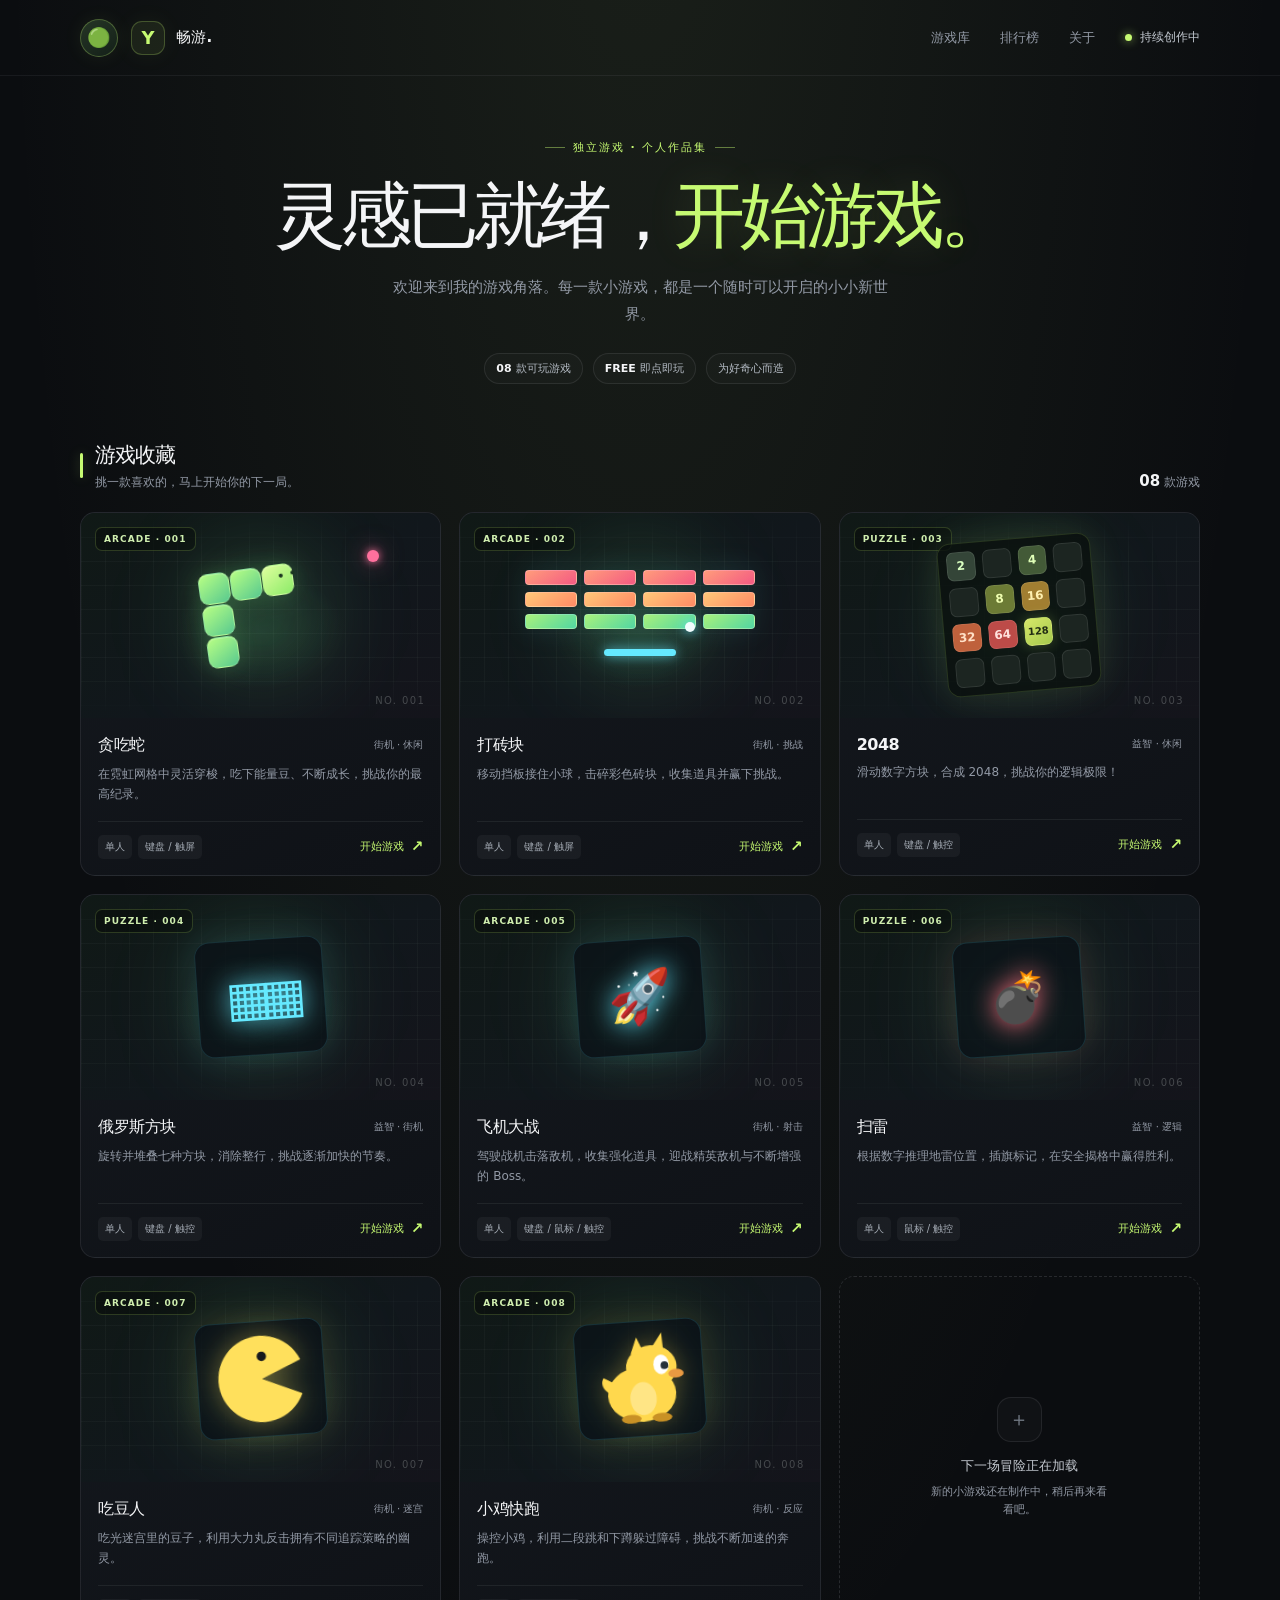
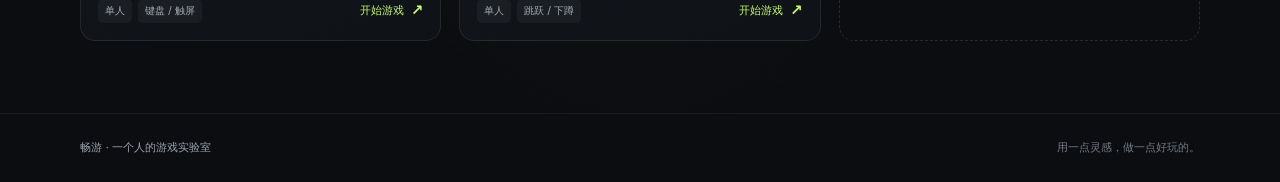
<file: index.html>
<!doctype html>
<html lang="zh-CN">
<head>
  <meta charset="utf-8">
  <meta name="viewport" content="width=device-width, initial-scale=1">
  <meta name="theme-color" content="#0b0d10">
  <meta name="description" content="探索独立游戏作品集，开启下一场冒险。">
  <title>畅游 | 独立游戏作品集</title>
  <link rel="stylesheet" href="account.css">
  <style>
    :root {
      color-scheme: dark;
      font-family: Inter, ui-sans-serif, system-ui, -apple-system, BlinkMacSystemFont, "Segoe UI", sans-serif;
      font-synthesis: none;
      text-rendering: optimizeLegibility;
      --page: #0b0d10;
      --surface: #111419;
      --surface-raised: #171b21;
      --line: rgba(226, 233, 242, .09);
      --text: #f4f5f7;
      --muted: #9299a5;
      --accent: #c6fa72;
      --accent-ink: #151a0d;
      --max-width: 1120px;
    }

    * { box-sizing: border-box; }

    html { scroll-behavior: smooth; }

    body {
      min-width: 320px;
      margin: 0;
      background:
        radial-gradient(ellipse at 50% -14%, rgba(161, 196, 108, .10), transparent 40rem),
        var(--page);
      color: var(--text);
      font-size: 15px;
      -webkit-font-smoothing: antialiased;
    }

    a { color: inherit; }

    .shell {
      width: min(var(--max-width), calc(100% - 56px));
      margin-inline: auto;
    }

    .site-header {
      height: 76px;
      border-bottom: 1px solid rgba(226, 233, 242, .06);
    }

    .nav {
      display: flex;
      height: 100%;
      align-items: center;
      justify-content: space-between;
    }

    .nav-identity {
      display: flex;
      align-items: center;
      gap: 13px;
    }

    .brand {
      display: inline-flex;
      align-items: center;
      gap: 11px;
      text-decoration: none;
    }

    .brand-mark {
      display: grid;
      width: 34px;
      height: 34px;
      place-items: center;
      border: 1px solid rgba(198, 250, 114, .23);
      border-radius: 11px;
      background: rgba(198, 250, 114, .08);
      color: var(--accent);
      font-size: 18px;
      font-weight: 800;
      box-shadow: 0 0 24px rgba(198, 250, 114, .06);
    }

    .brand-name {
      font-size: 15px;
      font-weight: 720;
      letter-spacing: .02em;
    }

    .nav-links {
      display: flex;
      align-items: center;
      gap: 30px;
      color: var(--muted);
      font-size: 13px;
    }

    .nav-links a {
      text-decoration: none;
      transition: color .18s ease;
    }

    .nav-links a:hover,
    .nav-links a:focus-visible { color: var(--text); }

    .nav-status {
      display: inline-flex;
      align-items: center;
      gap: 8px;
      color: #c3c9d1;
      font-size: 12px;
    }

    .status-dot {
      width: 7px;
      height: 7px;
      border-radius: 50%;
      background: var(--accent);
      box-shadow: 0 0 10px rgba(198, 250, 114, .72);
    }

    main { padding-bottom: 72px; }

    .hero {
      display: grid;
      min-height: 340px;
      align-content: center;
      justify-items: center;
      padding: 64px 0 57px;
      text-align: center;
    }

    .hero-kicker {
      display: inline-flex;
      align-items: center;
      gap: 8px;
      margin: 0 0 22px;
      color: var(--accent);
      font-size: 11px;
      font-weight: 700;
      letter-spacing: .18em;
      text-transform: uppercase;
    }

    .hero-kicker::before,
    .hero-kicker::after {
      width: 20px;
      height: 1px;
      background: rgba(198, 250, 114, .44);
      content: "";
    }

    h1 {
      max-width: 760px;
      margin: 0;
      font-size: clamp(42px, 7vw, 72px);
      font-weight: 760;
      letter-spacing: -.075em;
      line-height: 1.08;
    }

    h1 span {
      color: var(--accent);
      text-shadow: 0 0 40px rgba(198, 250, 114, .15);
    }

    .hero-copy {
      max-width: 500px;
      margin: 19px 0 0;
      color: var(--muted);
      font-size: 15px;
      line-height: 1.8;
    }

    .hero-meta {
      display: flex;
      flex-wrap: wrap;
      justify-content: center;
      gap: 10px;
      margin-top: 25px;
    }

    .meta-pill {
      padding: 7px 11px;
      border: 1px solid var(--line);
      border-radius: 999px;
      background: rgba(255, 255, 255, .018);
      color: #b4bbc4;
      font-size: 11px;
    }

    .meta-pill strong {
      margin-right: 4px;
      color: var(--text);
      font-weight: 700;
    }

    .section-heading {
      display: flex;
      align-items: end;
      justify-content: space-between;
      gap: 20px;
      margin-bottom: 21px;
    }

    .section-title-wrap {
      display: flex;
      align-items: center;
      gap: 12px;
    }

    .section-marker {
      width: 3px;
      height: 25px;
      border-radius: 4px;
      background: var(--accent);
      box-shadow: 0 0 12px rgba(198, 250, 114, .26);
    }

    h2 {
      margin: 0;
      font-size: 21px;
      font-weight: 700;
      letter-spacing: -.04em;
    }

    .section-subtitle {
      margin: 5px 0 0;
      color: var(--muted);
      font-size: 12px;
    }

    .game-count {
      color: var(--muted);
      font-size: 12px;
      font-variant-numeric: tabular-nums;
    }

    .game-count strong {
      color: var(--text);
      font-size: 15px;
    }

    .game-grid {
      display: grid;
      grid-template-columns: repeat(3, minmax(0, 1fr));
      gap: 18px;
    }

    .game-card {
      overflow: hidden;
      min-width: 0;
      border: 1px solid var(--line);
      border-radius: 15px;
      background: linear-gradient(155deg, rgba(21, 25, 31, .98), rgba(15, 18, 23, .98));
      transition: transform .2s ease, border-color .2s ease, box-shadow .2s ease;
    }

    .game-card:hover {
      transform: translateY(-4px);
      border-color: rgba(198, 250, 114, .30);
      box-shadow: 0 16px 40px rgba(0, 0, 0, .25), 0 0 28px rgba(198, 250, 114, .035);
    }

    .game-art {
      position: relative;
      display: grid;
      min-height: 205px;
      overflow: hidden;
      place-items: center;
      isolation: isolate;
      background:
        radial-gradient(ellipse at 50% 58%, rgba(107, 228, 133, .12), transparent 34%),
        linear-gradient(145deg, #101916, #11171c 55%, #14141b);
    }

    .game-art::before {
      position: absolute;
      z-index: -1;
      inset: 0;
      background-image:
        linear-gradient(rgba(176, 201, 190, .045) 1px, transparent 1px),
        linear-gradient(90deg, rgba(176, 201, 190, .045) 1px, transparent 1px);
      background-size: 24px 24px;
      content: "";
      mask-image: linear-gradient(to bottom, transparent, #000 20%, #000 80%, transparent);
    }

    .art-glow {
      position: absolute;
      width: 156px;
      height: 156px;
      border-radius: 50%;
      background: rgba(117, 244, 142, .11);
      filter: blur(40px);
    }

    .snake-art {
      position: relative;
      width: 146px;
      height: 106px;
      transform: rotate(-8deg);
      filter: drop-shadow(0 0 12px rgba(133, 255, 132, .23));
    }

    .snake-segment {
      position: absolute;
      width: 31px;
      height: 31px;
      border: 1px solid rgba(219, 255, 199, .28);
      border-radius: 9px;
      background: linear-gradient(145deg, #b8ff84, #58c98f);
      box-shadow: inset 0 1px 0 rgba(255, 255, 255, .18);
    }

    .snake-segment:nth-child(1) { left: 79px; top: 5px; background: linear-gradient(145deg, #deff9d, #8deb69); }
    .snake-segment:nth-child(2) { left: 47px; top: 5px; }
    .snake-segment:nth-child(3) { left: 15px; top: 5px; }
    .snake-segment:nth-child(4) { left: 15px; top: 37px; }
    .snake-segment:nth-child(5) { left: 15px; top: 69px; }

    .snake-eyes {
      position: absolute;
      z-index: 1;
      top: 14px;
      left: 96px;
      display: flex;
      gap: 8px;
      transform: rotate(-8deg);
    }

    .snake-eyes i {
      width: 4px;
      height: 4px;
      border-radius: 50%;
      background: #1a3520;
    }

    .food-orb {
      position: absolute;
      top: 37px;
      right: 17%;
      width: 12px;
      height: 12px;
      border-radius: 50%;
      background: #ff709d;
      box-shadow: 0 0 8px #ff709d, 0 0 24px rgba(255, 112, 157, .65);
    }

    .brick-art {
      position: relative;
      width: min(230px, 72%);
      padding-bottom: 24px;
      filter: drop-shadow(0 0 14px rgba(101, 233, 255, .12));
    }

    .brick-row {
      display: grid;
      grid-template-columns: repeat(4, 1fr);
      gap: 7px;
      margin-bottom: 7px;
    }

    .brick-row span {
      height: 15px;
      border: 1px solid rgba(255, 255, 255, .24);
      border-radius: 4px;
      background: linear-gradient(145deg, #ff9c7b, #f45a83);
    }

    .brick-row:nth-child(2) span { background: linear-gradient(145deg, #ffc878, #ff8a65); }
    .brick-row:nth-child(3) span { background: linear-gradient(145deg, #a9f17c, #52d6a2); }

    .brick-ball {
      position: absolute;
      right: 26%;
      bottom: 28px;
      width: 10px;
      height: 10px;
      border-radius: 50%;
      background: #f1fdff;
      box-shadow: 0 0 12px #65e9ff;
    }

    .brick-paddle {
      position: absolute;
      bottom: 4px;
      left: 50%;
      width: 72px;
      height: 7px;
      border-radius: 999px;
      background: #65e9ff;
      box-shadow: 0 0 12px rgba(101, 233, 255, .7);
      transform: translateX(-50%);
    }

    .tiles-art {
      display: grid;
      width: 154px;
      padding: 8px;
      grid-template-columns: repeat(4, 1fr);
      gap: 7px;
      border: 1px solid rgba(198, 250, 114, .15);
      border-radius: 13px;
      background: rgba(10, 17, 14, .8);
      box-shadow: 0 0 35px rgba(198, 250, 114, .1);
      transform: rotate(-5deg);
    }

    .classic-art {
      display: grid;
      width: 128px;
      height: 116px;
      place-items: center;
      border: 1px solid rgba(101, 233, 255, .14);
      border-radius: 15px;
      background: rgba(10, 17, 23, .76);
      color: var(--classic-color, #65e9ff);
      font-size: 64px;
      font-weight: 800;
      line-height: 1;
      text-shadow: 0 0 25px currentColor;
      box-shadow: 0 0 35px color-mix(in srgb, var(--classic-color, #65e9ff) 12%, transparent);
      transform: rotate(-4deg);
    }

    .classic-art.tetris-art { font-size: 48px; letter-spacing: -10px; }
    .classic-art.space-art { font-size: 52px; }
    .classic-art.mines-art { font-size: 48px; }
    .classic-art.pacman-art { font-size: 0; }
    .pacman-mascot { width: 94px; height: 94px; overflow: visible; filter: drop-shadow(0 0 14px rgba(255, 224, 92, .38)); }
    .classic-art.runner-art { font-size: unset; }
    .runner-mascot { width: 110px; height: 110px; overflow: visible; filter: drop-shadow(0 0 12px rgba(255, 216, 77, .3)); }

    .number-tile {
      display: grid;
      aspect-ratio: 1;
      place-items: center;
      border: 1px solid rgba(255, 255, 255, .09);
      border-radius: 7px;
      background: #1c2521;
      color: #91a194;
      font-size: 12px;
      font-weight: 750;
      font-variant-numeric: tabular-nums;
    }

    .number-tile[data-value="2"] { background: #344538; color: #d9ffc1; }
    .number-tile[data-value="4"] { background: #435a37; color: #e0ffb8; }
    .number-tile[data-value="8"] { background: #6c7b35; color: #f0ffb1; }
    .number-tile[data-value="16"] { background: #a17e31; color: #fff0b0; }
    .number-tile[data-value="32"] { background: #bf613c; color: #ffe0c7; }
    .number-tile[data-value="64"] { background: #bd4b48; color: #ffe0dc; }
    .number-tile[data-value="128"] {
      background: linear-gradient(145deg, #d6e769, #a6ca4d);
      color: #202b13;
      font-size: 10px;
      box-shadow: 0 0 13px rgba(198, 250, 114, .24);
    }

    .art-label {
      position: absolute;
      top: 14px;
      left: 14px;
      padding: 6px 8px;
      border: 1px solid rgba(198, 250, 114, .18);
      border-radius: 7px;
      background: rgba(9, 13, 12, .57);
      color: #d0eeaf;
      font-size: 9px;
      font-weight: 700;
      letter-spacing: .12em;
    }

    .art-index {
      position: absolute;
      right: 15px;
      bottom: 12px;
      color: rgba(231, 239, 236, .24);
      font-size: 10px;
      font-variant-numeric: tabular-nums;
      letter-spacing: .14em;
    }

    .card-content { padding: 17px 17px 16px; }

    .card-topline {
      display: flex;
      align-items: center;
      justify-content: space-between;
      gap: 10px;
    }

    .card-topline h3 {
      overflow: hidden;
      margin: 0;
      font-size: 16px;
      font-weight: 680;
      letter-spacing: -.03em;
      text-overflow: ellipsis;
      white-space: nowrap;
    }

    .game-type {
      flex: 0 0 auto;
      color: var(--muted);
      font-size: 10px;
    }

    .card-description {
      min-height: 42px;
      margin: 8px 0 15px;
      color: var(--muted);
      font-size: 12px;
      line-height: 1.7;
    }

    .card-footer {
      display: flex;
      align-items: center;
      justify-content: space-between;
      gap: 12px;
      padding-top: 13px;
      border-top: 1px solid rgba(226, 233, 242, .07);
    }

    .tag-list {
      display: flex;
      flex-wrap: wrap;
      gap: 6px;
    }

    .tag {
      padding: 5px 7px;
      border-radius: 5px;
      background: rgba(255, 255, 255, .045);
      color: #a4abb4;
      font-size: 10px;
    }

    .play-link {
      display: inline-flex;
      flex: 0 0 auto;
      align-items: center;
      gap: 7px;
      color: var(--accent);
      font-size: 11px;
      font-weight: 700;
      text-decoration: none;
      transition: gap .18s ease, color .18s ease;
    }

    .play-link:hover { gap: 10px; color: #dcffab; }

    .play-link:focus-visible,
    .brand:focus-visible,
    .nav-links a:focus-visible {
      border-radius: 4px;
      outline: 2px solid var(--accent);
      outline-offset: 4px;
    }

    .arrow { font-size: 15px; line-height: 1; }

    .coming-card {
      display: grid;
      min-height: 365px;
      align-content: center;
      justify-items: center;
      padding: 30px;
      border: 1px dashed rgba(226, 233, 242, .13);
      border-radius: 15px;
      color: var(--muted);
      text-align: center;
    }

    .coming-icon {
      display: grid;
      width: 45px;
      height: 45px;
      margin-bottom: 15px;
      place-items: center;
      border: 1px solid var(--line);
      border-radius: 14px;
      background: rgba(255, 255, 255, .025);
      color: #737b86;
      font-size: 20px;
    }

    .coming-card strong {
      color: #c3c8cf;
      font-size: 13px;
      font-weight: 620;
    }

    .coming-card p {
      max-width: 180px;
      margin: 8px 0 0;
      font-size: 11px;
      line-height: 1.7;
    }

    .site-footer {
      border-top: 1px solid rgba(226, 233, 242, .06);
    }

    .footer-inner {
      display: flex;
      min-height: 68px;
      align-items: center;
      justify-content: space-between;
      gap: 16px;
      color: #747c86;
      font-size: 11px;
    }

    .footer-credit { color: #9ca3ad; }

    @media (max-width: 850px) {
      .game-grid { grid-template-columns: repeat(2, minmax(0, 1fr)); }
      .coming-card { min-height: 365px; }
    }

    @media (max-width: 600px) {
      .shell { width: min(100% - 36px, var(--max-width)); }
      .site-header { height: 65px; }
      .nav-links { gap: 16px; }
      .nav-status { display: none; }
      .hero { min-height: 325px; padding: 57px 0 48px; }
      .hero-copy { max-width: 390px; font-size: 13px; }
      .game-grid { grid-template-columns: 1fr; gap: 13px; }
      .game-art { min-height: 220px; }
      .coming-card { min-height: 210px; }
      .section-heading { margin-bottom: 17px; }
      main { padding-bottom: 54px; }
    }

    @media (max-width: 380px) {
      .shell { width: calc(100% - 28px); }
      .brand-name { font-size: 14px; }
      .nav-identity { gap: 9px; }
      .account-trigger { width: 34px; height: 34px; }
      .nav-links { gap: 12px; font-size: 12px; }
      .hero-meta { gap: 7px; }
      .meta-pill { padding-inline: 9px; font-size: 10px; }
      .footer-inner { align-items: flex-start; flex-direction: column; justify-content: center; gap: 5px; padding-block: 14px; }
    }

    @media (prefers-reduced-motion: reduce) {
      *, *::before, *::after {
        scroll-behavior: auto !important;
        transition-duration: .01ms !important;
      }
    }
  </style>
</head>
<body>
  <header class="site-header">
    <nav class="nav shell" aria-label="主导航">
      <div class="nav-identity">
        <button class="account-trigger" type="button" aria-label="登录或注册">🟢</button>
        <a class="brand" href="#" aria-label="畅游，返回首页">
          <span class="brand-mark" aria-hidden="true">Y</span>
          <span class="brand-name">畅游<span aria-hidden="true">.</span></span>
        </a>
      </div>
      <div class="nav-links">
        <a href="#games">游戏库</a>
        <a href="leaderboard.html">排行榜</a>
        <a href="#about">关于</a>
        <span class="nav-status"><span class="status-dot" aria-hidden="true"></span>持续创作中</span>
      </div>
    </nav>
  </header>

  <main>
    <section class="hero shell" aria-labelledby="hero-title">
      <p class="hero-kicker">独立游戏 · 个人作品集</p>
      <h1 id="hero-title">灵感已就绪，<span>开始游戏。</span></h1>
      <p class="hero-copy">欢迎来到我的游戏角落。每一款小游戏，都是一个随时可以开启的小小新世界。</p>
      <div class="hero-meta" aria-label="作品集统计">
        <span class="meta-pill"><strong>08</strong>款可玩游戏</span>
        <span class="meta-pill"><strong>FREE</strong>即点即玩</span>
        <span class="meta-pill">为好奇心而造</span>
      </div>
    </section>

    <section class="shell" id="games" aria-labelledby="games-title">
      <div class="section-heading">
        <div class="section-title-wrap">
          <span class="section-marker" aria-hidden="true"></span>
          <div>
            <h2 id="games-title">游戏收藏</h2>
            <p class="section-subtitle">挑一款喜欢的，马上开始你的下一局。</p>
          </div>
        </div>
        <span class="game-count"><strong>08</strong> 款游戏</span>
      </div>

      <div class="game-grid">
        <article class="game-card">
          <div class="game-art" aria-label="贪吃蛇游戏封面">
            <span class="art-label">ARCADE · 001</span>
            <span class="art-glow" aria-hidden="true"></span>
            <div class="snake-art" aria-hidden="true">
              <span class="snake-segment"></span>
              <span class="snake-segment"></span>
              <span class="snake-segment"></span>
              <span class="snake-segment"></span>
              <span class="snake-segment"></span>
              <span class="snake-eyes"><i></i><i></i></span>
            </div>
            <span class="food-orb" aria-hidden="true"></span>
            <span class="art-index" aria-hidden="true">NO. 001</span>
          </div>
          <div class="card-content">
            <div class="card-topline">
              <h3>贪吃蛇</h3>
              <span class="game-type">街机 · 休闲</span>
            </div>
            <p class="card-description">在霓虹网格中灵活穿梭，吃下能量豆、不断成长，挑战你的最高纪录。</p>
            <div class="card-footer">
              <div class="tag-list" aria-label="游戏标签">
                <span class="tag">单人</span>
                <span class="tag">键盘 / 触屏</span>
              </div>
              <a class="play-link" href="snake.html">
                开始游戏 <span class="arrow" aria-hidden="true">↗</span>
              </a>
            </div>
          </div>
        </article>

        <article class="game-card">
          <div class="game-art" aria-label="打砖块游戏封面">
            <span class="art-label">ARCADE · 002</span>
            <span class="art-glow" aria-hidden="true"></span>
            <div class="brick-art" aria-hidden="true">
              <div class="brick-row"><span></span><span></span><span></span><span></span></div>
              <div class="brick-row"><span></span><span></span><span></span><span></span></div>
              <div class="brick-row"><span></span><span></span><span></span><span></span></div>
              <span class="brick-ball"></span>
              <span class="brick-paddle"></span>
            </div>
            <span class="art-index" aria-hidden="true">NO. 002</span>
          </div>
          <div class="card-content">
            <div class="card-topline">
              <h3>打砖块</h3>
              <span class="game-type">街机 · 挑战</span>
            </div>
            <p class="card-description">移动挡板接住小球，击碎彩色砖块，收集道具并赢下挑战。</p>
            <div class="card-footer">
              <div class="tag-list" aria-label="游戏标签">
                <span class="tag">单人</span>
                <span class="tag">键盘 / 触屏</span>
              </div>
              <a class="play-link" href="breakout.html">
                开始游戏 <span class="arrow" aria-hidden="true">↗</span>
              </a>
            </div>
          </div>
        </article>

        <article class="game-card">
          <div class="game-art" aria-label="2048 数字方块游戏封面">
            <span class="art-label">PUZZLE · 003</span>
            <span class="art-glow" aria-hidden="true"></span>
            <div class="tiles-art" aria-hidden="true">
              <span class="number-tile" data-value="2">2</span>
              <span class="number-tile"> </span>
              <span class="number-tile" data-value="4">4</span>
              <span class="number-tile"> </span>
              <span class="number-tile"> </span>
              <span class="number-tile" data-value="8">8</span>
              <span class="number-tile" data-value="16">16</span>
              <span class="number-tile"> </span>
              <span class="number-tile" data-value="32">32</span>
              <span class="number-tile" data-value="64">64</span>
              <span class="number-tile" data-value="128">128</span>
              <span class="number-tile"> </span>
              <span class="number-tile"> </span>
              <span class="number-tile"> </span>
              <span class="number-tile"> </span>
              <span class="number-tile"> </span>
            </div>
            <span class="art-index" aria-hidden="true">NO. 003</span>
          </div>
          <div class="card-content">
            <div class="card-topline">
              <h3>2048</h3>
              <span class="game-type">益智 · 休闲</span>
            </div>
            <p class="card-description">滑动数字方块，合成 2048，挑战你的逻辑极限！</p>
            <div class="card-footer">
              <div class="tag-list" aria-label="游戏标签">
                <span class="tag">单人</span>
                <span class="tag">键盘 / 触控</span>
              </div>
              <a class="play-link" href="2048.html">
                开始游戏 <span class="arrow" aria-hidden="true">↗</span>
              </a>
            </div>
          </div>
        </article>

        <article class="game-card">
          <div class="game-art" aria-label="俄罗斯方块游戏封面">
            <span class="art-label">PUZZLE · 004</span><span class="art-glow" aria-hidden="true"></span>
            <div class="classic-art tetris-art" style="--classic-color:#65e9ff" aria-hidden="true">▦▦</div>
            <span class="art-index" aria-hidden="true">NO. 004</span>
          </div>
          <div class="card-content">
            <div class="card-topline"><h3>俄罗斯方块</h3><span class="game-type">益智 · 街机</span></div>
            <p class="card-description">旋转并堆叠七种方块，消除整行，挑战逐渐加快的节奏。</p>
            <div class="card-footer"><div class="tag-list" aria-label="游戏标签"><span class="tag">单人</span><span class="tag">键盘 / 触控</span></div><a class="play-link" href="tetris.html">开始游戏 <span class="arrow" aria-hidden="true">↗</span></a></div>
          </div>
        </article>

        <article class="game-card">
          <div class="game-art" aria-label="飞机大战游戏封面">
            <span class="art-label">ARCADE · 005</span><span class="art-glow" aria-hidden="true"></span>
            <div class="classic-art space-art" style="--classic-color:#65e9ff" aria-hidden="true">🚀</div>
            <span class="art-index" aria-hidden="true">NO. 005</span>
          </div>
          <div class="card-content">
            <div class="card-topline"><h3>飞机大战</h3><span class="game-type">街机 · 射击</span></div>
            <p class="card-description">驾驶战机击落敌机，收集强化道具，迎战精英敌机与不断增强的 Boss。</p>
            <div class="card-footer"><div class="tag-list" aria-label="游戏标签"><span class="tag">单人</span><span class="tag">键盘 / 鼠标 / 触控</span></div><a class="play-link" href="space-invaders.html">开始游戏 <span class="arrow" aria-hidden="true">↗</span></a></div>
          </div>
        </article>

        <article class="game-card">
          <div class="game-art" aria-label="扫雷游戏封面">
            <span class="art-label">PUZZLE · 006</span><span class="art-glow" aria-hidden="true"></span>
            <div class="classic-art mines-art" style="--classic-color:#ff7181" aria-hidden="true">💣</div>
            <span class="art-index" aria-hidden="true">NO. 006</span>
          </div>
          <div class="card-content">
            <div class="card-topline"><h3>扫雷</h3><span class="game-type">益智 · 逻辑</span></div>
            <p class="card-description">根据数字推理地雷位置，插旗标记，在安全揭格中赢得胜利。</p>
            <div class="card-footer"><div class="tag-list" aria-label="游戏标签"><span class="tag">单人</span><span class="tag">鼠标 / 触控</span></div><a class="play-link" href="minesweeper.html">开始游戏 <span class="arrow" aria-hidden="true">↗</span></a></div>
          </div>
        </article>

        <article class="game-card">
          <div class="game-art" aria-label="吃豆人游戏封面">
            <span class="art-label">ARCADE · 007</span><span class="art-glow" aria-hidden="true"></span>
            <div class="classic-art pacman-art" style="--classic-color:#ffe05c" aria-hidden="true">
              <svg class="pacman-mascot" viewBox="0 0 100 100" role="img" aria-label="黄色吃豆人，张嘴并带有黑色眼睛">
                <path d="M51 50L93 32A46 46 0 1 0 93 68Z" fill="#ffe05c"/>
                <circle cx="52" cy="26" r="5" fill="#17191d"/>
              </svg>
            </div>
            <span class="art-index" aria-hidden="true">NO. 007</span>
          </div>
          <div class="card-content">
            <div class="card-topline"><h3>吃豆人</h3><span class="game-type">街机 · 迷宫</span></div>
            <p class="card-description">吃光迷宫里的豆子，利用大力丸反击拥有不同追踪策略的幽灵。</p>
            <div class="card-footer"><div class="tag-list" aria-label="游戏标签"><span class="tag">单人</span><span class="tag">键盘 / 触屏</span></div><a class="play-link" href="pacman.html">开始游戏 <span class="arrow" aria-hidden="true">↗</span></a></div>
          </div>
        </article>

        <article class="game-card">
          <div class="game-art" aria-label="小鸡快跑游戏封面">
            <span class="art-label">ARCADE · 008</span><span class="art-glow" aria-hidden="true"></span>
            <div class="classic-art runner-art" style="--classic-color:#ffd84d" aria-hidden="true">
              <svg class="runner-mascot" viewBox="0 0 100 100" role="img" aria-label="小鸡快跑中的小鸡">
                <path d="M28 64C17 61 13 53 17 47C24 51 29 54 36 55Z" fill="#ffd84d"/>
                <ellipse cx="51" cy="64" rx="31" ry="25" fill="#ffd84d"/>
                <ellipse cx="61" cy="40" rx="23" ry="20" fill="#ffd84d"/>
                <path d="M43 27L49 12L56 29ZM61 24L72 9L73 30Z" fill="#ffd84d"/>
                <ellipse cx="70" cy="38" rx="7" ry="9" fill="#fff"/>
                <circle cx="73" cy="39" r="3.5" fill="#26313a"/>
                <ellipse cx="83" cy="47" rx="7" ry="4" fill="#e99a42"/>
                <ellipse cx="52" cy="68" rx="12" ry="15" fill="#ffe994" opacity=".8"/>
                <ellipse cx="40" cy="86" rx="9" ry="4" fill="#c99125"/>
                <ellipse cx="68" cy="86" rx="9" ry="4" fill="#c99125"/>
              </svg>
            </div>
            <span class="art-index" aria-hidden="true">NO. 008</span>
          </div>
          <div class="card-content">
            <div class="card-topline"><h3>小鸡快跑</h3><span class="game-type">街机 · 反应</span></div>
            <p class="card-description">操控小鸡，利用二段跳和下蹲躲过障碍，挑战不断加速的奔跑。</p>
            <div class="card-footer"><div class="tag-list" aria-label="游戏标签"><span class="tag">单人</span><span class="tag">跳跃 / 下蹲</span></div><a class="play-link" href="endless-runner.html">开始游戏 <span class="arrow" aria-hidden="true">↗</span></a></div>
          </div>
        </article>

        <div class="coming-card" aria-label="更多游戏正在开发中">
          <span class="coming-icon" aria-hidden="true">＋</span>
          <strong>下一场冒险正在加载</strong>
          <p>新的小游戏还在制作中，稍后再来看看吧。</p>
        </div>
      </div>
    </section>
  </main>

  <footer class="site-footer" id="about">
    <div class="footer-inner shell">
      <span class="footer-credit">畅游 <span aria-hidden="true">·</span> 一个人的游戏实验室</span>
      <span>用一点灵感，做一点好玩的。</span>
    </div>
  </footer>
  <script src="supabase-config.js"></script>
  <script src="site-account.js"></script>
</body>
</html>
</file>
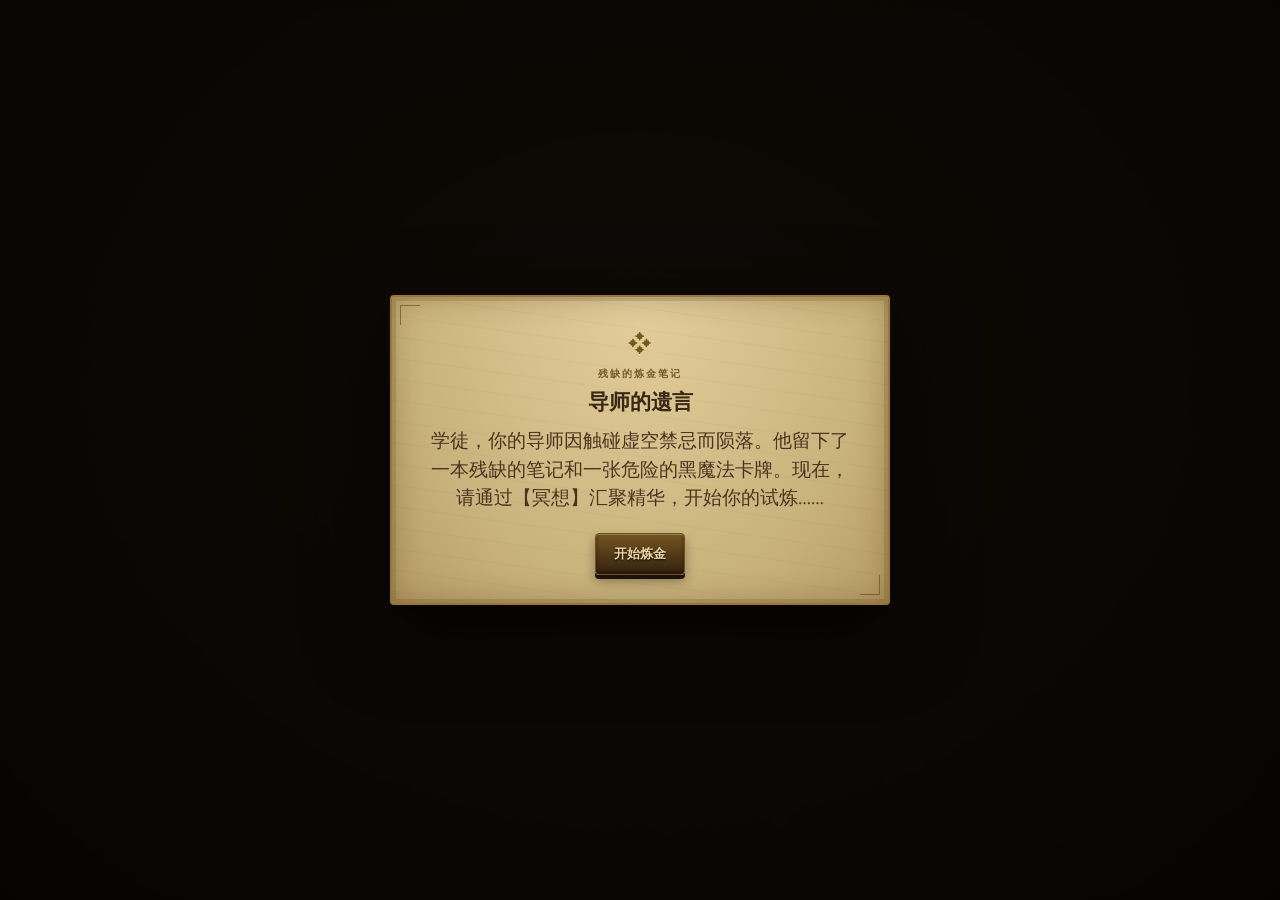
<file: Void-Alchemist/index.html>
<!doctype html>
<html lang="zh-CN">
<head>
<meta charset="utf-8"><meta name="viewport" content="width=device-width,initial-scale=1"><meta name="theme-color" content="#090811">
<title>虚空炼金术士 · Void Alchemist</title>
<style>
:root{color-scheme:dark;--bg:#090811;--panel:#13111f;--line:rgba(188,160,255,.17);--text:#eee8ff;--muted:#9990ae;--violet:#ae83ff}*{box-sizing:border-box}body{min-height:100vh;margin:0;color:var(--text);background:radial-gradient(ellipse at 50% -18%,rgba(99,53,156,.28),transparent 54%),radial-gradient(ellipse at 12% 80%,rgba(35,38,94,.17),transparent 42%),var(--bg);font:14px/1.5 system-ui,-apple-system,"Segoe UI",sans-serif}button{font:inherit}.app{width:min(1320px,100%);margin:auto;padding:24px clamp(14px,3vw,32px) 30px}.topbar{display:flex;align-items:center;justify-content:space-between;gap:18px;padding-bottom:18px;border-bottom:1px solid var(--line)}.brand{display:flex;align-items:center;gap:13px}.brand-mark{display:grid;width:42px;height:42px;place-items:center;border:1px solid rgba(191,154,255,.42);border-radius:14px;background:linear-gradient(145deg,rgba(157,103,255,.24),rgba(52,37,83,.2));box-shadow:0 0 25px rgba(153,96,255,.16);color:#dcc8ff;font-size:23px}.brand h1{margin:0;font-size:17px;letter-spacing:.04em}.brand p{margin:2px 0 0;color:var(--muted);font-size:11px;letter-spacing:.15em}.run-tag,.stat-pill{padding:6px 10px;border:1px solid var(--line);border-radius:999px;color:#b6a9d1;font-size:11px}.layout{display:grid;grid-template-columns:minmax(0,1fr) 280px;gap:18px;margin-top:18px;align-items:start}.main-column{min-width:0}.altar{position:relative;display:grid;min-height:264px;place-items:center;overflow:hidden;padding:28px 18px 24px;border:1px solid rgba(177,139,246,.2);border-radius:20px;background:radial-gradient(ellipse at 50% 110%,rgba(125,72,198,.18),transparent 55%),linear-gradient(160deg,rgba(28,23,44,.92),rgba(12,11,21,.95));box-shadow:0 18px 55px #0005;text-align:center}.altar:before,.altar:after{position:absolute;content:"";pointer-events:none;border:1px solid rgba(191,152,255,.1);border-radius:50%;transform:rotate(-18deg)}.altar:before{width:440px;height:128px}.altar:after{width:320px;height:92px;transform:rotate(28deg)}.altar-content{position:relative;z-index:1}.eyebrow{color:#ad9dc9;font-size:10px;font-weight:700;letter-spacing:.24em;text-transform:uppercase}.essence{margin:7px 0 0;color:#f5edff;font-size:clamp(44px,8vw,76px);font-variant-numeric:tabular-nums;font-weight:760;letter-spacing:-.055em;line-height:1.08;text-shadow:0 0 30px #b882ff5c}.rate-line{margin-top:9px;color:#c2b5d7}.rate-line strong{color:#d7bcff;font-variant-numeric:tabular-nums}.stats{display:flex;justify-content:center;flex-wrap:wrap;gap:8px;margin-top:17px}.stat-pill{border-color:#bea3e422;background:#0b0a1370;color:#b9b0c9}.stat-pill strong{color:#eee4ff}.progress-wrap{width:min(360px,82vw);margin:15px auto 0;text-align:left}.progress-caption{display:flex;justify-content:space-between;margin-bottom:5px;color:#978da8;font-size:10px}.progress-track{height:5px;overflow:hidden;border-radius:99px;background:#ffffff14}.progress-fill{width:0;height:100%;border-radius:inherit;background:linear-gradient(90deg,#8560e5,#d4adff);box-shadow:0 0 12px #b384ff8c;transition:width .12s linear}.section-heading{display:flex;align-items:baseline;justify-content:space-between;gap:12px;margin:22px 2px 10px}.section-heading h2{margin:0;font-size:13px;letter-spacing:.05em}.section-heading span{color:var(--muted);font-size:11px}.hand{display:flex;min-height:155px;align-items:flex-start;gap:10px;overflow-x:auto;padding:4px 4px 18px;scrollbar-color:#ad89e666 transparent;scrollbar-width:thin}.empty-hand{display:grid;min-width:100%;min-height:118px;place-items:center;border:1px dashed #baa3dc30;border-radius:14px;color:#766d87;font-size:12px}.card{--accent:#e9e6f2;position:relative;display:flex;flex:0 0 150px;min-height:122px;flex-direction:column;align-items:flex-start;padding:12px;overflow:visible;border:1px solid color-mix(in srgb,var(--accent) 52%,transparent);border-radius:13px;background:radial-gradient(ellipse at 50% -10%,color-mix(in srgb,var(--accent) 12%,transparent),transparent 70%),linear-gradient(155deg,#221e30,#12101b);box-shadow:0 6px 14px #0004,inset 0 1px #ffffff0b;color:var(--text);text-align:left;transition:transform .18s,box-shadow .18s,border-color .18s}button.card{cursor:pointer}.card:hover,.card:focus-visible{z-index:4;transform:translateY(-5px) scale(1.035);border-color:var(--accent);box-shadow:0 9px 24px color-mix(in srgb,var(--accent) 21%,transparent),0 0 18px color-mix(in srgb,var(--accent) 13%,transparent);outline:none}.card-school{color:var(--accent);font-size:9px;font-weight:750;letter-spacing:.16em}.card-name{margin-top:10px;font-size:13px;font-weight:750}.card-rarity{margin-top:3px;color:#a79bb9;font-size:10px}.card-mark{position:absolute;top:9px;right:10px;color:var(--accent);font-size:15px}.card-tooltip{position:absolute;z-index:6;top:calc(100% + 7px);left:50%;width:210px;padding:10px 11px;border:1px solid color-mix(in srgb,var(--accent) 45%,transparent);border-radius:10px;background:#171422;box-shadow:0 12px 28px #0007;color:#d5cce2;font-size:11px;line-height:1.55;opacity:0;pointer-events:none;transform:translate(-50%,-3px);transition:opacity .15s,transform .15s}.card:hover .card-tooltip,.card:focus-visible .card-tooltip{opacity:1;transform:translate(-50%,0)}.card-tooltip strong{display:block;margin-bottom:3px;color:var(--accent)}.side-panel{min-height:470px;overflow:hidden;border:1px solid var(--line);border-radius:17px;background:rgba(19,17,31,.88);box-shadow:0 12px 36px #0003}.side-head{display:flex;align-items:center;justify-content:space-between;padding:15px 15px 12px;border-bottom:1px solid var(--line)}.side-head h2{margin:0;font-size:12px;letter-spacing:.07em}.side-head span{color:#8f849f;font-size:10px}.log{display:flex;max-height:450px;flex-direction:column;gap:9px;overflow-y:auto;padding:13px 14px 16px;scrollbar-width:thin}.log-entry{padding-left:9px;border-left:2px solid #b194db47;color:#b5acc3;font-size:10px;line-height:1.45;overflow-wrap:anywhere}.log-entry.special{border-color:#e1bd72;color:#e0c98e}.log-entry.good{border-color:#89d7b6}.log-entry.bad{border-color:#e16d8c;color:#db9eac}.log-time{display:block;margin-bottom:2px;color:#716982;font-size:9px}.lower-note{margin-top:18px;padding:12px 14px;border:1px solid #b79adf1c;border-radius:12px;background:#110f1aa0;color:#9288a2;font-size:10px;line-height:1.7}.lower-note strong{color:#c7b7e3}.shade{position:fixed;z-index:10;inset:0;display:grid;place-items:center;padding:18px;background:#05040ac7;backdrop-filter:blur(7px)}.shade[hidden]{display:none}.modal{width:min(760px,100%);padding:22px;border:1px solid #bf9df652;border-radius:18px;background:radial-gradient(ellipse at 50% 0,#744aa92b,transparent 54%),#14111e;box-shadow:0 25px 80px #0009,0 0 45px #8e5bd622;text-align:center;animation:arrive .25s ease both}@keyframes arrive{from{opacity:0;transform:translateY(8px) scale(.985)}to{opacity:1;transform:translateY(0) scale(1)}}.modal-symbol{display:grid;width:44px;height:44px;place-items:center;margin:0 auto 10px;border:1px solid #bc97f259;border-radius:50%;background:#8253c421;color:#dfcaff;font-size:21px}.modal h2{margin:0;font-size:19px}.modal>p{margin:6px auto 17px;color:#a59ab5;font-size:11px}.offer-grid{display:grid;grid-template-columns:repeat(3,minmax(0,1fr));gap:12px}.offer-card{width:100%;min-height:160px;align-items:flex-start;padding:15px;text-align:left}.offer-card .card-name{margin-top:12px;font-size:15px}.offer-card .card-description{margin-top:8px;color:#b7adc6;font-size:11px;line-height:1.55}.discard-card{border-color:#ff638d80;background:linear-gradient(150deg,#481b2acc,#18101b)}.discard-card:hover{border-color:#ff638d;box-shadow:0 0 24px #ff52823b}.selection-tip{margin-top:14px;color:#bcaed0;font-size:11px}.selection-tip strong{color:#f2c6d0}@media(max-width:820px){.layout{grid-template-columns:1fr}.side-panel{min-height:0}.log{max-height:210px}}@media(max-width:560px){.app{padding-top:14px}.brand-mark{width:38px;height:38px}.brand h1{font-size:15px}.run-tag{font-size:9px}.altar{min-height:235px}.offer-grid{grid-template-columns:1fr;max-height:60vh;overflow-y:auto;padding:3px}.offer-card{min-height:116px}.offer-card .card-description{margin-top:5px}.modal{padding:18px 14px}}@media(prefers-reduced-motion:reduce){*,*::before,*::after{animation-duration:.01ms!important;transition-duration:.01ms!important}}
</style>
<style>
  @import url("https://fonts.googleapis.com/css2?family=Cinzel:wght@500;600;700&family=EB+Garamond:wght@400;500;600;700&display=swap");

  :root {
    color-scheme: dark;
    --bg: #1a1410;
    --panel: rgba(35, 26, 18, .94);
    --line: rgba(177, 134, 55, .34);
    --text: #d4c4a8;
    --muted: #9f8b6b;
    --violet: #9b59b6;
    --title-font: "Cinzel", Georgia, serif;
    --body-font: "EB Garamond", Georgia, serif;
  }

  body {
    position: relative;
    overflow-x: hidden;
    color: var(--text);
    background:
      repeating-radial-gradient(ellipse at 50% 45%, rgba(160, 119, 54, .025) 0 1px, transparent 2px 8px),
      radial-gradient(ellipse at 50% 42%, #35291b 0, #241a13 43%, #1a1410 78%, #100d0a 100%);
    font: 17px/1.45 var(--body-font);
  }

  body::before,
  body::after {
    position: fixed;
    z-index: 0;
    inset: 0;
    content: "";
    pointer-events: none;
  }

  body::before {
    opacity: .32;
    background-image:
      radial-gradient(2px 2px at 12% 23%, rgba(255, 224, 151, .75) 50%, transparent 100%),
      radial-gradient(1px 1px at 72% 17%, rgba(255, 236, 192, .7) 50%, transparent 100%),
      radial-gradient(2px 2px at 87% 55%, rgba(232, 190, 91, .68) 50%, transparent 100%),
      radial-gradient(1px 1px at 39% 79%, rgba(255, 231, 176, .68) 50%, transparent 100%),
      radial-gradient(1px 1px at 23% 67%, rgba(238, 208, 147, .65) 50%, transparent 100%),
      radial-gradient(2px 2px at 61% 91%, rgba(255, 215, 0, .55) 50%, transparent 100%);
    animation: arcane-particles 22s linear infinite;
  }

  body::after {
    opacity: .12;
    background:
      radial-gradient(ellipse at center, transparent 45%, rgba(0, 0, 0, .8) 100%),
      repeating-linear-gradient(117deg, transparent 0 7px, rgba(227, 192, 119, .08) 8px, transparent 9px 19px);
    mix-blend-mode: screen;
  }

  @keyframes arcane-particles {
    from { transform: translateY(0); }
    to { transform: translateY(-18px); }
  }

  .app {
    position: relative;
    z-index: 1;
    filter: drop-shadow(0 20px 28px rgba(0, 0, 0, .5));
  }

  .app::before {
    position: fixed;
    z-index: -1;
    inset: 12px;
    border: 1px solid rgba(176, 134, 55, .12);
    border-radius: 5px;
    content: "";
    pointer-events: none;
  }

  .topbar {
    position: relative;
    padding-right: 6px;
    padding-left: 6px;
    border-bottom-color: var(--line);
  }

  .topbar::before,
  .topbar::after {
    position: absolute;
    bottom: -5px;
    width: 10px;
    height: 10px;
    border: 1px solid #b8860b;
    background: #241a13;
    content: "";
    transform: rotate(45deg);
  }

  .topbar::before { left: 0; }
  .topbar::after { right: 0; }

  .brand-mark {
    border-color: #b8860b;
    border-radius: 50%;
    background:
      radial-gradient(circle at 35% 28%, rgba(255, 224, 146, .2), transparent 52%),
      linear-gradient(145deg, #41301b, #1d160f);
    box-shadow: 0 0 18px rgba(197, 143, 39, .2), inset 0 0 12px rgba(0, 0, 0, .7);
    color: #f0d18a;
    text-shadow: 0 0 12px rgba(255, 215, 0, .5);
  }

  .brand h1,
  .brand p,
  .section-heading h2,
  .side-head h2,
  .card-name,
  .card-school,
  .modal h2,
  .card-tooltip strong {
    font-family: var(--title-font);
  }

  .brand h1 { color: #e5d4b2; letter-spacing: .08em; }
  .brand p { color: #a38b5c; font-size: 9px; letter-spacing: .22em; }

  .run-tag {
    border-color: rgba(177, 134, 55, .48);
    border-radius: 3px;
    background: linear-gradient(180deg, rgba(69, 50, 28, .72), rgba(31, 23, 17, .8));
    box-shadow: inset 0 1px rgba(255, 230, 167, .08);
    color: #c4a96c;
    font-size: 13px;
  }

  .altar {
    border-color: rgba(184, 134, 11, .5);
    border-radius: 4px;
    background:
      radial-gradient(ellipse at 50% 50%, rgba(123, 91, 42, .24), transparent 57%),
      repeating-radial-gradient(circle at 50% 50%, transparent 0 40px, rgba(194, 151, 71, .045) 41px 42px, transparent 43px 78px),
      linear-gradient(160deg, rgba(49, 36, 23, .96), rgba(24, 17, 12, .98));
    box-shadow: 0 18px 45px rgba(0, 0, 0, .42), inset 0 0 28px rgba(0, 0, 0, .72);
  }

  .altar::before,
  .altar::after {
    border-color: rgba(213, 173, 91, .2);
  }

  .altar::after {
    border-color: rgba(213, 173, 91, .14);
  }

  .eyebrow {
    color: #c2a56c;
    font-family: var(--title-font);
  }

  .essence {
    display: inline-block;
    color: #ffd700;
    font-family: var(--title-font);
    text-shadow: 0 0 15px rgba(255, 215, 0, .6), 0 0 34px rgba(255, 191, 0, .28);
    animation: essence-breath 2.8s ease-in-out infinite;
  }

  @keyframes essence-breath {
    0%, 100% { transform: scale(1); filter: brightness(1); }
    50% { transform: scale(1.035); filter: brightness(1.14); }
  }

  .rate-line { color: #a98849; font-size: 16px; }
  .rate-line strong { color: #c39a43; }

  .stat-pill {
    border-color: rgba(184, 134, 11, .34);
    border-radius: 3px;
    background: rgba(18, 13, 9, .68);
    color: #a98849;
    font-size: 13px;
  }

  .stat-pill strong { color: #d0b274; }

  .progress-caption { color: #a58a5d; font-size: 12px; }

  .progress-track {
    border: 1px solid rgba(184, 134, 11, .36);
    border-radius: 2px;
    background: rgba(8, 6, 4, .75);
    box-shadow: inset 0 1px 4px #000;
  }

  .progress-fill {
    background: linear-gradient(90deg, #77500e, #d4a52f, #ffe28a);
    box-shadow: 0 0 12px rgba(255, 194, 40, .48);
  }

  .section-heading {
    padding: 0 8px 7px;
    border-bottom: 1px solid rgba(177, 134, 55, .24);
  }

  .section-heading h2 {
    color: #d5c096;
    font-size: 13px;
    letter-spacing: .1em;
  }

  .section-heading span { color: #927a52; font-size: 13px; }

  .hand {
    padding: 6px 6px 18px;
    scrollbar-color: rgba(184, 134, 11, .48) transparent;
  }

  .empty-hand {
    border-color: rgba(184, 134, 11, .36);
    border-radius: 8px;
    color: #927d5d;
    font-size: 14px;
  }

  .card {
    --accent: #b8860b;
    border: 2px solid #8b6508;
    border-radius: 8px;
    background:
      radial-gradient(ellipse at 50% -10%, rgba(184, 134, 11, .12), transparent 70%),
      linear-gradient(155deg, #382a1c, #2c2218 62%, #21190f);
    box-shadow: 0 6px 14px rgba(0, 0, 0, .38), inset 0 0 10px rgba(0, 0, 0, .8);
    color: #d4c4a8;
    transition: all .2s ease;
  }

  .card[style*="#65b4ff"] {
    --accent: #4a90e2;
    border-color: #4a90e2;
    background:
      radial-gradient(ellipse at 50% -10%, rgba(74, 144, 226, .16), transparent 70%),
      linear-gradient(155deg, #25303a, #2c2218 62%, #21190f);
  }

  .card[style*="#ff6687"] {
    --accent: #8b0000;
    border-color: #8b0000;
    background:
      radial-gradient(ellipse at 50% -10%, rgba(139, 0, 0, .2), transparent 70%),
      linear-gradient(155deg, #3c211d, #2c2218 62%, #21190f);
  }

  .card[style*="#f2d27a"] {
    --accent: #9b59b6;
    border-color: #c59b35;
    background:
      radial-gradient(ellipse at 50% -10%, rgba(155, 89, 182, .19), transparent 70%),
      linear-gradient(155deg, #392638, #2c2218 62%, #21190f);
  }

  .card-school { font-size: 9px; font-weight: 700; }
  .card-name { color: #ead8b5; font-size: 12px; }
  .card-rarity { color: #aa936a; font-size: 13px; }
  .card-mark { text-shadow: 0 0 10px currentColor; }

  .card:hover,
  .card:focus-visible {
    transform: translateY(-5px) scale(1.05);
    border-color: #ffb52e;
    box-shadow: 0 0 20px rgba(255, 140, 0, .8), inset 0 0 10px rgba(0, 0, 0, .8);
  }

  .card-tooltip {
    border-color: rgba(184, 134, 11, .72);
    border-radius: 5px;
    background: #21180f;
    box-shadow: 0 12px 28px rgba(0, 0, 0, .72), inset 0 0 12px rgba(0, 0, 0, .6);
    color: #d4c4a8;
    font-size: 14px;
  }

  .card-tooltip strong { color: #f0d18a; font-size: 11px; }

  .side-panel {
    border: 1px solid rgba(139, 101, 8, .55);
    border-radius: 4px 12px 4px 12px;
    background:
      linear-gradient(145deg, rgba(54, 39, 24, .76), rgba(26, 19, 14, .94)),
      repeating-linear-gradient(0deg, transparent 0 5px, rgba(209, 175, 111, .025) 6px);
    box-shadow: 0 12px 36px rgba(0, 0, 0, .42), inset 0 0 18px rgba(0, 0, 0, .56);
  }

  .side-head {
    border-bottom-color: rgba(177, 134, 55, .28);
    background: linear-gradient(90deg, rgba(115, 80, 31, .16), transparent);
  }

  .side-head h2 { color: #d7c29a; font-size: 12px; }
  .side-head span { color: #937b53; font-size: 12px; }

  .log {
    scrollbar-color: rgba(184, 134, 11, .38) transparent;
  }

  .log-entry {
    position: relative;
    padding-left: 19px;
    color: #c4b394;
    font-size: 13px;
  }

  .log-entry::before {
    position: absolute;
    top: 1px;
    left: 0;
    color: #c49a46;
    content: "✧";
    font-size: 12px;
    text-shadow: 0 0 7px rgba(255, 215, 0, .35);
  }

  .log-entry.special { color: #e1c982; }
  .log-entry.special::before { color: #ffd700; content: "❖"; }
  .log-entry.good { color: #c8c39c; }
  .log-entry.good::before { color: #aebd77; }
  .log-entry.bad { color: #c18e7c; }
  .log-entry.bad::before { color: #a94d37; }
  .log-time { color: #84704e; font-size: 11px; }

  .lower-note {
    border: 1px solid rgba(177, 134, 55, .3);
    border-radius: 4px;
    background: rgba(25, 18, 13, .76);
    box-shadow: inset 0 0 14px rgba(0, 0, 0, .45);
    color: #a99470;
    font-size: 13px;
  }

  .lower-note::before,
  .lower-note::after {
    position: absolute;
    width: 12px;
    height: 12px;
    border-color: #b8860b;
    border-style: solid;
    content: "";
    opacity: .7;
  }

  .lower-note::before {
    top: -1px;
    left: -1px;
    border-width: 1px 0 0 1px;
  }

  .lower-note::after {
    right: -1px;
    bottom: -1px;
    border-width: 0 1px 1px 0;
  }

  .lower-note strong { color: #d2b572; }

  .shade {
    background: rgba(0, 0, 0, .72);
    backdrop-filter: blur(4px);
  }

  .modal {
    border-color: rgba(184, 134, 11, .7);
    border-radius: 5px;
    background:
      repeating-radial-gradient(circle at 50% 40%, transparent 0 48px, rgba(199, 155, 66, .045) 49px 50px, transparent 51px 84px),
      radial-gradient(ellipse at 50% 0, rgba(125, 91, 42, .3), transparent 58%),
      #21180f;
    box-shadow: 0 25px 80px rgba(0, 0, 0, .8), 0 0 45px rgba(180, 126, 24, .16), inset 0 0 28px rgba(0, 0, 0, .6);
  }

  .modal-symbol {
    border-color: rgba(184, 134, 11, .65);
    background: radial-gradient(circle, rgba(194, 145, 45, .23), rgba(24, 17, 12, .8));
    color: #f0d18a;
    box-shadow: 0 0 20px rgba(205, 154, 45, .2), inset 0 0 10px rgba(0, 0, 0, .6);
  }

  .modal h2 { color: #e4d3ac; font-size: 19px; letter-spacing: .04em; }
  .modal > p { color: #ae9870; font-size: 14px; }

  .offer-card {
    min-height: 160px;
    animation: arcane-card-reveal .55s cubic-bezier(.2, .8, .25, 1) both;
  }

  .offer-card:nth-child(2) { animation-delay: .1s; }
  .offer-card:nth-child(3) { animation-delay: .2s; }

  @keyframes arcane-card-reveal {
    from { opacity: 0; transform: translateY(50px) rotate(-3deg) scale(.96); }
    to { opacity: 1; transform: translateY(0) rotate(0) scale(1); }
  }

  .offer-card .card-name { margin-top: 12px; font-size: 13px; }
  .offer-card .card-description { margin-top: 8px; color: #c0ad8c; font-size: 14px; }

  .discard-card {
    border-color: #8b0000;
    background: radial-gradient(ellipse at 50% -10%, rgba(139, 0, 0, .22), transparent 70%), linear-gradient(150deg, #422319, #2c1b12);
  }

  .discard-card:hover {
    border-color: #e07232;
    box-shadow: 0 0 20px rgba(255, 140, 0, .8), inset 0 0 10px rgba(0, 0, 0, .8);
  }

  .selection-tip { color: #bca77e; font-size: 13px; }
  .selection-tip strong { color: #e1b98c; }

  @media (max-width: 560px) {
    .brand-mark { width: 40px; height: 40px; }
    .brand h1 { font-size: 14px; }
    .run-tag { font-size: 11px; }
    .offer-card { min-height: 116px; }
  }

  @media (prefers-reduced-motion: reduce) {
    *, *::before, *::after {
      scroll-behavior: auto !important;
      animation-duration: .01ms !important;
      transition-duration: .01ms !important;
    }
  }

  .quest-book {
    position: relative;
    display: flex;
    align-items: center;
    gap: 13px;
    margin-top: 16px;
    padding: 12px 15px;
    border: 1px solid rgba(139, 101, 8, .65);
    border-radius: 4px 12px 4px 12px;
    background: linear-gradient(110deg, rgba(64, 46, 26, .96), rgba(30, 22, 15, .96));
    box-shadow: inset 0 0 16px rgba(0, 0, 0, .62), 0 5px 18px rgba(0, 0, 0, .25);
  }

  .quest-icon { color: #d3ac56; font-size: 28px; text-shadow: 0 0 12px rgba(255, 215, 0, .3); }
  .quest-content { flex: 1; min-width: 0; }
  .quest-title-row { display: flex; justify-content: space-between; gap: 8px; align-items: baseline; }
  .quest-title-row h2 { margin: 0; color: #e2cfaa; font: 700 13px var(--title-font); }
  .quest-title-row span, .quest-progress { color: #aa8b51; font-size: 12px; }
  .quest-content p { margin: 2px 0 6px; color: #c4b08b; font-size: 14px; }
  .quest-track { height: 7px; overflow: hidden; border: 1px solid rgba(184, 134, 11, .42); background: #120d09; }
  .quest-fill { width: 0; height: 100%; background: linear-gradient(90deg, #493411, #b8860b, #e6c56e); box-shadow: 0 0 10px rgba(255, 215, 0, .35); transition: width .25s ease; }
  .quest-progress { display: block; margin-top: 3px; text-align: right; }

  .metal-button {
    position: relative;
    min-height: 42px;
    padding: 8px 18px;
    border: 1px solid #c1973c;
    border-radius: 4px;
    background: linear-gradient(180deg, #8b6827, #4a3519 52%, #302113);
    box-shadow: inset 0 1px rgba(255, 238, 186, .28), inset 0 -2px 4px rgba(0, 0, 0, .4), 0 4px 0 #1b120b, 0 6px 12px rgba(0, 0, 0, .35);
    color: #f0ddb1;
    cursor: pointer;
    font: 600 13px var(--title-font);
    text-shadow: 0 1px 2px #000;
    transition: transform .12s ease, box-shadow .12s ease, filter .12s ease;
  }

  .metal-button:hover { filter: brightness(1.17); }
  .metal-button:active {
    transform: translateY(3px);
    box-shadow: inset 0 2px 5px rgba(0, 0, 0, .52), 0 1px 0 #1b120b, 0 2px 5px rgba(0, 0, 0, .35);
  }

  .small-button { min-height: 34px; padding: 5px 10px; font-size: 10px; white-space: nowrap; }
  .tutorial-actions { display: none; }

  .meditate-button {
    min-height: 68px;
    padding: 15px 30px;
    border: 2px solid #d4ad58;
    background: radial-gradient(ellipse at 50% 20%, #a67c2e, #5c421d 62%, #332315);
    box-shadow: inset 0 2px rgba(255, 236, 174, .3), inset 0 -8px 14px rgba(0, 0, 0, .35), 0 7px 0 #1b120b, 0 0 25px rgba(255, 196, 54, .25);
    color: #ffedbd;
    font-size: clamp(16px, 3vw, 21px);
  }

  .meditate-button:active { transform: translateY(6px); }

  .truth-button {
    position: fixed;
    z-index: 5;
    top: 18px;
    right: 18px;
    border-color: #e3c36d;
    background: linear-gradient(180deg, #a87c29, #5a3b17 55%, #2b1d11);
    box-shadow: 0 0 20px rgba(255, 215, 0, .36), inset 0 1px rgba(255, 238, 186, .3), 0 4px 0 #1b120b;
    animation: eye-glow 2s ease-in-out infinite;
  }

  @keyframes eye-glow {
    50% { box-shadow: 0 0 30px rgba(255, 215, 0, .72), inset 0 1px rgba(255, 238, 186, .3), 0 4px 0 #1b120b; }
  }

  .story-shade {
    position: fixed;
    z-index: 30;
    inset: 0;
    display: grid;
    place-items: center;
    padding: 18px;
    background: rgba(5, 3, 1, .78);
    backdrop-filter: blur(5px);
  }

  .story-shade[hidden] { display: none; }

  .story-modal {
    position: relative;
    width: min(500px, 100%);
    padding: 28px clamp(18px, 5vw, 38px);
    border: 2px solid #9d7628;
    border-radius: 4px;
    background:
      repeating-linear-gradient(8deg, transparent 0 11px, rgba(95, 64, 27, .045) 12px, transparent 13px 21px),
      radial-gradient(ellipse at 50% 0, #e4cf9d, #c9b37c 68%, #b69b65);
    box-shadow: inset 0 0 0 4px rgba(91, 61, 25, .18), inset 0 0 30px rgba(66, 42, 17, .28), 0 25px 80px #000b;
    color: #382512;
    text-align: center;
    animation: scroll-arrive .35s ease both;
  }

  @keyframes scroll-arrive {
    from { opacity: 0; transform: translateY(14px) rotate(-1deg) scale(.97); }
    to { opacity: 1; transform: translateY(0) rotate(0) scale(1); }
  }

  .story-modal::before, .story-modal::after {
    position: absolute;
    width: 19px;
    height: 19px;
    border-color: #77551e;
    border-style: solid;
    content: "";
    opacity: .75;
  }

  .story-modal::before { top: 8px; left: 8px; border-width: 1px 0 0 1px; }
  .story-modal::after { right: 8px; bottom: 8px; border-width: 0 1px 1px 0; }
  .story-seal { color: #77551e; font-size: 27px; text-shadow: 0 1px #f0dfa9; }
  .story-kicker { margin: 3px 0; color: #795a2b; font: 600 10px var(--title-font); letter-spacing: .2em; }
  .story-modal h2 { margin: 7px 0 10px; color: #392714; font: 700 21px var(--title-font); }
  .story-modal > p:not(.story-kicker) { margin: 8px auto 20px; color: #49351f; font-size: 19px; line-height: 1.5; }
  .story-modal .metal-button { border-color: #70501d; background: linear-gradient(180deg, #755622, #513916 55%, #33220f); color: #f0d99e; }
  .discard-toast {
    position: fixed;
    z-index: 20;
    top: 18px;
    left: 50%;
    width: max-content;
    max-width: calc(100vw - 28px);
    padding: 11px 18px;
    border: 1px solid #b8860b;
    border-radius: 4px;
    background: linear-gradient(145deg, rgba(65, 47, 27, .97), rgba(30, 22, 15, .97));
    box-shadow: 0 8px 28px rgba(0, 0, 0, .48), inset 0 0 12px rgba(0, 0, 0, .45);
    color: #ead8b5;
    font: 600 13px var(--title-font);
    text-align: center;
    transform: translateX(-50%);
    pointer-events: none;
  }

  .discard-toast[hidden] { display: none; }
  .card.discard-card { cursor: crosshair; touch-action: manipulation; }
  .card.discard-card::after {
    position: absolute;
    right: 8px;
    bottom: 7px;
    color: #e1b98c;
    content: "点击献祭";
    font: 600 9px var(--title-font);
    opacity: .82;
  }
  .story-actions { display: flex; justify-content: center; gap: 12px; flex-wrap: wrap; }
  .secondary-button { background: linear-gradient(180deg, #786d55, #514633 55%, #332c20) !important; }
  .close-mark { position: absolute; top: 12px; right: 13px; border: 0; background: none; color: #513916; cursor: pointer; font: 24px var(--body-font); }

  .shop-modal { width: min(600px, 100%); }
  .shop-list { display: grid; gap: 9px; margin-top: 14px; text-align: left; }
  .shop-item { display: flex; align-items: center; justify-content: space-between; gap: 12px; padding: 10px; border: 1px solid rgba(86, 59, 25, .38); background: rgba(255, 235, 187, .2); }
  .shop-item strong { display: block; color: #392714; font: 700 11px var(--title-font); }
  .shop-item span { display: block; color: #604a2c; font-size: 14px; }
  .shop-item button { flex: 0 0 auto; min-height: 32px; padding: 4px 9px; font-size: 10px; }
  .shop-item button:disabled { filter: grayscale(.8); opacity: .55; cursor: not-allowed; }

  body.tutorial-intro .app { visibility: hidden; }
  body.tutorial-meditate .topbar,
  body.tutorial-meditate .quest-book,
  body.tutorial-meditate .section-heading,
  body.tutorial-meditate .hand,
  body.tutorial-meditate .lower-note,
  body.tutorial-meditate .side-panel { display: none; }

  body.tutorial-meditate .layout { display: block; margin-top: 5vh; }
  body.tutorial-meditate .altar { min-height: 70vh; }
  body.tutorial-meditate .altar-content > :not(.tutorial-actions) { display: none; }
  body.tutorial-meditate .tutorial-actions { display: grid; place-items: center; }

  body.tutorial-curse-story .app,
  body.tutorial-after-curse .app { visibility: hidden; }

  body.tutorial-curse .topbar,
  body.tutorial-curse .quest-book,
  body.tutorial-curse .altar,
  body.tutorial-curse .lower-note,
  body.tutorial-curse .side-panel { display: none; }

  body.tutorial-curse .section-heading { margin-top: 12vh; }
  body.tutorial-curse .hand { justify-content: center; min-height: 190px; overflow: visible; }
  body.tutorial-curse .card { flex-basis: 190px; min-height: 155px; }
  body.tutorial-curse .card.cursed-card {
    --accent: #740f19;
    border-color: #740f19;
    background: radial-gradient(ellipse at 50% 100%, rgba(0, 0, 0, .95), transparent 68%), linear-gradient(145deg, #321b19, #100c0b);
    box-shadow: 0 0 20px rgba(77, 0, 0, .45), inset 0 0 22px rgba(0, 0, 0, .95);
    animation: curse-smolder 2.4s ease-in-out infinite;
  }
  .card.cursed-card::before {
    position: absolute;
    right: 12%;
    bottom: -8px;
    left: 12%;
    height: 32px;
    border-radius: 50%;
    background: rgba(12, 9, 8, .78);
    content: "";
    filter: blur(10px);
    animation: curse-smoke 1.8s ease-in-out infinite alternate;
    pointer-events: none;
  }
  .card.cursed-card:hover { transform: translateY(-3px) scale(1.025); border-color: #bb302e; }
  .card.cursed-card.burning { animation: curse-burn .32s ease-in forwards; pointer-events: none; }
  @keyframes curse-burn {
    to { opacity: 0; filter: grayscale(1) brightness(.25); transform: translateY(-14px) scale(.9); }
  }
  .card.cursed-card .card-tooltip { opacity: 0; }
  .card.cursed-card:hover .card-tooltip,
  .card.cursed-card:focus-visible .card-tooltip { opacity: 1; }
  .card.cursed-card .card-tooltip::after {
    display: block;
    margin-top: 5px;
    color: #d86c61;
    content: "不可用";
    font: 700 10px var(--title-font);
  }

  @keyframes curse-smolder {
    50% { box-shadow: 0 0 28px rgba(112, 0, 0, .72), inset 0 0 26px #000; }
  }
  @keyframes curse-smoke {
    to { opacity: .45; transform: translateY(-8px) scale(1.12); }
  }

  body.tutorial-draw-stage .topbar,
  body.tutorial-draw-stage .quest-book,
  body.tutorial-draw-stage .section-heading,
  body.tutorial-draw-stage .hand,
  body.tutorial-draw-stage .lower-note,
  body.tutorial-draw-stage .side-panel { display: none; }
  body.tutorial-draw-stage .layout { display: block; margin-top: 8vh; }
  body.tutorial-draw-stage .altar { min-height: 68vh; }
  body.tutorial-draw-stage .altar-content > :not(.essence):not(.tutorial-actions) { display: none; }
  body.tutorial-draw-stage .tutorial-actions { display: grid; place-items: center; margin-top: 20px; }
  body.tutorial-draw-stage #meditateButton { display: none; }
  body.tutorial-draw-stage #drawFirstButton:not([hidden]) { display: inline-flex; align-items: center; justify-content: center; min-width: 230px; min-height: 60px; font-size: 17px; animation: eye-glow 1.5s ease-in-out infinite; }

  body.tutorial-draw .tutorial-actions { display: flex; justify-content: center; margin-top: 18px; }
  body.tutorial-draw #meditateButton { display: none; }
  body.tutorial-draw #drawFirstButton:not([hidden]) { display: inline-flex; align-items: center; justify-content: center; min-width: 220px; min-height: 56px; font-size: 17px; animation: eye-glow 1.5s ease-in-out infinite; }
  body.tutorial-done .tutorial-actions { display: flex; justify-content: center; margin-top: 12px; }

  .dust-particle {
    position: fixed;
    z-index: 40;
    width: 5px;
    height: 5px;
    border-radius: 50%;
    background: #ffe38a;
    box-shadow: 0 0 9px 3px rgba(255, 185, 35, .75);
    pointer-events: none;
    animation: dust-burst .75s ease-out forwards;
  }

  @keyframes dust-burst {
    to { opacity: 0; transform: translate(var(--dx), var(--dy)) scale(.15); }
  }

  @media (max-width: 560px) {
    .quest-book { align-items: flex-start; gap: 8px; padding: 10px; }
    .quest-icon { font-size: 22px; }
    .small-button { padding: 4px 7px; }
    .truth-button { top: auto; right: 10px; bottom: 12px; }
  }
</style>
</head>
<body class="tutorial-intro">
<div class="app">
<header class="topbar"><div class="brand"><div class="brand-mark" aria-hidden="true">✦</div><div><h1>虚空炼金术士</h1><p>VOID ALCHEMIST</p></div></div><div class="run-tag">炼金实验 · <span id="elapsed">00:00</span></div></header>
<section class="quest-book" id="questBook" aria-label="古书残页任务"><div class="quest-icon" aria-hidden="true">❖</div><div class="quest-content"><div class="quest-title-row"><h2 id="questTitle">学徒的试炼</h2><span id="questCount">任务 1 / 4</span></div><p id="questDescription">累计获得 500 精华</p><div class="quest-track"><div class="quest-fill" id="questFill"></div></div><div class="quest-progress" id="questProgress">0 / 500</div></div><button class="metal-button small-button" id="inkShopButton" type="button">墨水商店 · <span id="inkCount">0</span></button></section>
<div class="layout" id="gameLayout"><main class="main-column">
<section class="altar" aria-label="精华与产出"><div class="altar-content"><div class="eyebrow">当前魔法精华</div><div class="essence" id="essence">0</div><div class="rate-line">每秒净产出 <strong id="rate">1</strong> 精华 / s</div><div class="stats"><div class="stat-pill">手牌 <strong id="handCount">0 / 8</strong></div><div class="stat-pill">已选卡牌 <strong id="draftCount">0</strong></div><div class="stat-pill">金币抛掷 <strong id="coinTimer">10.0s</strong></div></div><div class="progress-wrap"><div class="progress-caption"><span>下一次卡牌抉择</span><span id="progressText">0 / 50 精华</span></div><div class="progress-track"><div class="progress-fill" id="progressFill"></div></div></div><div class="tutorial-actions" id="tutorialActions"><button class="metal-button meditate-button" id="meditateButton" type="button">✦ 冥想，汲取精华 ✦</button><button class="metal-button" id="drawFirstButton" type="button" hidden>抽取卡牌</button></div></div></section>
<div class="section-heading"><h2>炼金手牌</h2><span id="handHint">每张卡牌都会改变你的产出</span></div><section class="hand" id="hand" aria-label="当前手牌"></section>
<div class="lower-note"><strong>抉择规则：</strong>每累计获得 50 点精华，时间暂停并从 3 张牌中选择 1 张。手牌满时须销毁旧牌再加入新牌。卡牌效果会随手牌变化即时更新；芯片迭代和暴食者的增益永久保留。</div>
</main><aside class="side-panel" aria-label="实验记录"><div class="side-head"><h2>实验记录</h2><span>最近事件</span></div><div class="log" id="log" aria-live="polite"></div></aside></div></div>
<div class="shade" id="shade" hidden><section class="modal" role="dialog" aria-modal="true" aria-labelledby="modalTitle"><div class="modal-symbol" id="modalSymbol" aria-hidden="true">✧</div><h2 id="modalTitle">虚空回应了你的召唤</h2><p id="modalMessage">选择一张卡牌，决定炼金术的下一步。</p><div class="offer-grid" id="offerGrid"></div><div class="selection-tip" id="selectionTip"></div></section></div>
<div class="discard-toast" id="discardToast" role="status" aria-live="polite" hidden></div>
<div class="story-shade" id="introShade"><section class="story-modal" role="dialog" aria-modal="true" aria-labelledby="introTitle"><div class="story-seal">❖</div><p class="story-kicker">残缺的炼金笔记</p><h2 id="introTitle">导师的遗言</h2><p>学徒，你的导师因触碰虚空禁忌而陨落。他留下了一本残缺的笔记和一张危险的黑魔法卡牌。现在，请通过【冥想】汇聚精华，开始你的试炼……</p><button class="metal-button" id="startAlchemyButton" type="button">开始炼金</button></section></div>
<div class="story-shade" id="guideShade" hidden><section class="story-modal guide-modal" role="dialog" aria-modal="true" aria-labelledby="guideTitle"><div class="story-seal">✧</div><p class="story-kicker">导师留下的警告</p><h2 id="guideTitle">禁忌残卷正在苏醒</h2><p id="guideMessage">导师的笔记显示，那张【禁忌残卷】正在吞噬你的魔法。必须立刻将它销毁，用纯粹的精华换取新的知识！</p><button class="metal-button" id="guideDrawButton" type="button">销毁禁忌残卷</button></section></div>
<div class="story-shade" id="afterCurseShade" hidden><section class="story-modal" role="dialog" aria-modal="true" aria-labelledby="afterCurseTitle"><div class="story-seal">✧</div><p class="story-kicker">虚空重新归于寂静</p><h2 id="afterCurseTitle">导师的笔记已回应</h2><p>做得很好。导师的笔记已为你敞开，使用刚刚积攒的 10 点精华，进行一次炼金实验（抽卡）吧。</p><button class="metal-button" id="beginFirstDrawButton" type="button">继续实验</button></section></div>
<div class="story-shade" id="questShade" hidden><section class="story-modal" role="dialog" aria-modal="true" aria-labelledby="questModalTitle"><div class="story-seal">❖</div><p class="story-kicker">古书残页已显现</p><h2 id="questModalTitle"></h2><p id="questRewardText"></p><button class="metal-button" id="claimQuestButton" type="button">收下馈赠</button></section></div>
<div class="story-shade" id="prestigeShade" hidden><section class="story-modal" role="dialog" aria-modal="true" aria-labelledby="prestigeTitle"><div class="story-seal">◉</div><p class="story-kicker">真理之眼</p><h2 id="prestigeTitle">重铸真理</h2><p id="prestigeMessage">献祭当前的所有精华与卡牌，换取永不磨灭的【源初墨水】。你确定吗？</p><div class="story-actions"><button class="metal-button" id="confirmPrestigeButton" type="button">献祭并转生</button><button class="metal-button secondary-button" id="cancelPrestigeButton" type="button">暂不献祭</button></div></section></div>
<div class="story-shade" id="shopShade" hidden><section class="story-modal shop-modal" role="dialog" aria-modal="true" aria-labelledby="shopTitle"><button class="close-mark" id="closeShopButton" type="button" aria-label="关闭">×</button><div class="story-seal">✒</div><p class="story-kicker">源初墨水的回响</p><h2 id="shopTitle">墨水商店</h2><p>将转生留下的墨水注入永恒天赋。</p><div class="shop-list" id="shopList"></div></section></div>
<button class="metal-button truth-button" id="prestigeButton" type="button" hidden>◉ 真理之眼</button>
<script>
(()=>{"use strict";
const cards={
curse:{name:"导师的诅咒",school:"诅咒",color:"#8b0000",rarity:"禁忌",description:"阻塞手牌，无产出。销毁它以继续试炼。"},
apprentice:{name:"学徒提炼",school:"基础",color:"#e9e6f2",rarity:"普通",description:"基础每秒产出 +1。"},
pipeline:{name:"能量管线",school:"基础",color:"#e9e6f2",rarity:"普通",description:"如果手牌中有至少 3 张【科技】卡，每秒产出 +5。"},
simplify:{name:"删繁就简",school:"基础",color:"#e9e6f2",rarity:"普通",description:"选择此卡后不加入手牌。连续销毁 2 张现有手牌，并获得 50 精华。"},
gears:{name:"自动化齿轮",school:"科技",color:"#65b4ff",rarity:"稀有",description:"每拥有 1 张【科技】卡，基础每秒产出 +2。"},
overclock:{name:"超频引擎",school:"科技",color:"#65b4ff",rarity:"稀有",description:"总产出 ×1.5；每秒额外消耗 10 精华。精华不足以支付消耗时，产出归零。"},
chip:{name:"芯片迭代",school:"科技",color:"#c18cff",rarity:"史诗",description:"每次选择新卡牌时，永久增加 20% 总产出。"},
blood:{name:"献祭之血",school:"暗黑",color:"#ff6687",rarity:"稀有",description:"总产出 ×3；手牌上限永久减少 1 张，最低减少至 5 张。"},
glutton:{name:"暴食者",school:"暗黑",color:"#ff6687",rarity:"稀有",description:"每当你销毁 1 张卡牌，总产出永久 +10%。"},
gamble:{name:"梭哈",school:"暗黑",color:"#ff6687",rarity:"史诗",description:"每 10 秒抛掷一次硬币：50% 概率当前精华翻倍，50% 概率当前精华清零。"},
haste:{name:"时间加速",school:"禁忌",color:"#f2d27a",rarity:"史诗",description:"所有每 10 秒触发的效果改为每 3 秒触发一次。"},
greed:{name:"无尽贪婪",school:"禁忌",color:"#f2d27a",rarity:"史诗",description:"取消手牌上限 8 张的限制。"}
};
const icons={curse:"☠",apprentice:"✧",pipeline:"⌁",simplify:"−",gears:"⚙",overclock:"ϟ",chip:"▦",blood:"♥",glutton:"◉",gamble:"☯",haste:"⌛",greed:"∞"};
const el=id=>document.getElementById(id),ui={essence:el("essence"),rate:el("rate"),handCount:el("handCount"),draftCount:el("draftCount"),coinTimer:el("coinTimer"),elapsed:el("elapsed"),progressText:el("progressText"),progressFill:el("progressFill"),hand:el("hand"),handHint:el("handHint"),log:el("log"),shade:el("shade"),discardToast:el("discardToast"),modalTitle:el("modalTitle"),modalMessage:el("modalMessage"),modalSymbol:el("modalSymbol"),offerGrid:el("offerGrid"),selectionTip:el("selectionTip"),questTitle:el("questTitle"),questCount:el("questCount"),questDescription:el("questDescription"),questFill:el("questFill"),questProgress:el("questProgress"),inkCount:el("inkCount"),questShade:el("questShade"),questModalTitle:el("questModalTitle"),questRewardText:el("questRewardText"),guideShade:el("guideShade"),afterCurseShade:el("afterCurseShade"),prestigeShade:el("prestigeShade"),prestigeMessage:el("prestigeMessage"),shopShade:el("shopShade"),shopList:el("shopList"),prestigeButton:el("prestigeButton"),meditateButton:el("meditateButton"),drawFirstButton:el("drawFirstButton")};
let essence=0,hand=[],state="intro",draftProgress=0,selectedCards=0,drawCount=0,elapsedSeconds=0,coinClock=0,permanentMultiplier=1,bloodPenalty=0,pending=null,offers=[],audio=null,lastFrame=performance.now(),tutorialStage="intro",tutorialDraft=false,questTracking=false,questIndex=0,questPopup=false,totalEarned=0,basicDestroyed=0,tabooUnlocked=false,prestigeUnlocked=false,ink=0,questProductionBonus=0,inkMultiplierLevel=0,inkClickLevel=0,inkHandUpgrade=0,rareGuarantee=false;const logs=[];
let baseHandLimit=8,handRenderKey="";
const count=id=>hand.filter(x=>x===id).length;
const schoolCount=s=>hand.filter(id=>cards[id]&&cards[id].school===s).length;
function limit(pendingId=null){return count("greed")||pendingId==="greed"?Infinity:Math.max(5,baseHandLimit-bloodPenalty)}
function rate(){const tech=schoolCount("科技");let base=1+count("apprentice")+(tech>=3?5:0)+count("gears")*tech*2+questProductionBonus;const gross=base*permanentMultiplier*Math.pow(2,inkMultiplierLevel)*Math.pow(3,count("blood"))*Math.pow(1.5,count("overclock"));const upkeep=count("overclock")*10;return upkeep&&essence<upkeep?0:gross-upkeep}
function fmt(n){if(!Number.isFinite(n))return"∞";if(Math.abs(n)>=1e5)return n.toExponential(2);return n.toLocaleString("zh-CN",{maximumFractionDigits:0})}
function timeFmt(n){const s=Math.floor(n);return String(Math.floor(s/60)).padStart(2,"0")+":"+String(s%60).padStart(2,"0")}
const quests=[
{title:"学徒的试炼",description:"累计获得 500 精华",target:500,reward:"稀有科技图纸：自动化齿轮"},
{title:"禁忌的诱惑",description:"手牌中同时装备 3 张暗黑卡",target:3,reward:"永久产出 +5 / 秒"},
{title:"焚尽旧篇",description:"累计销毁 5 张基础卡",target:5,reward:"解锁禁忌卡牌池"},
{title:"真理的门槛",description:"每秒产出达到 1,000",target:1000,reward:"解锁真理之眼与转生"}
];
function questValue(index=questIndex){if(index===0)return totalEarned;if(index===1)return countSchool("暗黑");if(index===2)return basicDestroyed;return Math.max(0,rate())}
function renderQuest(){if(questIndex>=quests.length){ui.questTitle.textContent="古书残页已读尽";ui.questCount.textContent="试炼完成";ui.questDescription.textContent="真理之眼已向你开启。";ui.questFill.style.width="100%";ui.questProgress.textContent="✧";ui.inkCount.textContent=fmt(ink);return}const q=quests[questIndex],value=questValue();ui.questTitle.textContent=q.title;ui.questCount.textContent="任务 "+(questIndex+1)+" / "+quests.length;ui.questDescription.textContent=q.description;ui.questFill.style.width=Math.min(100,value/q.target*100)+"%";ui.questProgress.textContent=fmt(Math.min(value,q.target))+" / "+fmt(q.target);ui.inkCount.textContent=fmt(ink);ui.prestigeButton.hidden=!prestigeUnlocked}
function questComplete(){if(questIndex===0)return totalEarned>=500;if(questIndex===1)return countSchool("暗黑")>=3;if(questIndex===2)return basicDestroyed>=5;return rate()>=1000}
function checkQuest(){if(tutorialStage!=="done"||questPopup||questIndex>=quests.length||!questComplete())return;questPopup=true;state="quest";const q=quests[questIndex];ui.questModalTitle.textContent=q.title+" · 完成";ui.questRewardText.textContent="残页记载着你的成就。奖励："+q.reward+"。";ui.questShade.hidden=false;tone(720,.18)}
function claimQuest(){if(!questPopup)return;const completed=questIndex;questPopup=false;ui.questShade.hidden=true;questIndex++;if(completed===1)questProductionBonus+=5;if(completed===2)tabooUnlocked=true;if(completed===3)prestigeUnlocked=true;state="playing";if(completed===0){pending={cardId:"gears",minimum:0,reward:0,kind:"quest"};if(Number.isFinite(limit())&&hand.length>=limit()){pending.minimum=1;beginDiscard("任务奖励需要空间：销毁一张手牌，接收【自动化齿轮】。")}else{hand.push("gears");pending=null;addLog("任务奖励：获得稀有科技卡【自动化齿轮】。","special")}}render();if(state==="playing")checkQuest()}
function beginMeditation(){tutorialStage="meditate";state="meditate";document.body.classList.remove("tutorial-intro");document.body.classList.add("tutorial-meditate");el("introShade").hidden=true;ui.meditateButton.focus();render()}
function burstDust(x,y){for(let i=0;i<12;i++){const p=document.createElement("i"),angle=Math.PI*2*i/12+Math.random()*.3,distance=24+Math.random()*48;p.className="dust-particle";p.style.left=x+"px";p.style.top=y+"px";p.style.setProperty("--dx",Math.cos(angle)*distance+"px");p.style.setProperty("--dy",Math.sin(angle)*distance+"px");document.body.append(p);p.addEventListener("animationend",()=>p.remove(),{once:true})}}
function meditate(event){if(tutorialStage!=="meditate"&&tutorialStage!=="done")return;const isTutorial=tutorialStage==="meditate",gain=isTutorial?1:1+inkClickLevel;essence+=gain;if(questTracking)totalEarned+=gain;if(!isTutorial)draftProgress+=gain;burstDust(event.clientX,event.clientY);tone(540,.08);if(!isTutorial&&draftProgress>=50)openDraft();if(isTutorial&&essence>=10){essence=10;hand=["curse"];tutorialStage="curse-story";state="curse-story";document.body.classList.remove("tutorial-meditate");document.body.classList.add("tutorial-curse-story");ui.guideShade.hidden=false}render()}
function beginCurseDiscard(){if(tutorialStage!=="curse-story")return;tutorialStage="curse-discard";state="discard";pending={cardId:null,minimum:1,reward:0,kind:"tutorial-curse"};ui.guideShade.hidden=true;document.body.classList.remove("tutorial-curse-story");document.body.classList.add("tutorial-curse");render()}
function startTutorialDraft(){if(tutorialStage!=="after-curse"&&tutorialStage!=="draw")return;tutorialStage="draw";ui.afterCurseShade.hidden=true;document.body.classList.remove("tutorial-after-curse");document.body.classList.add("tutorial-draw-stage");ui.drawFirstButton.textContent="使用 10 精华，抽取卡牌";ui.drawFirstButton.hidden=false;render()}
function beginFirstDraft(){if(tutorialStage!=="draw")return;openDraft(true)}
function openPrestige(){if(!prestigeUnlocked)return;ui.prestigeShade.hidden=false;ui.prestigeMessage.textContent="献祭当前的所有精华与卡牌，换取永不磨灭的【源初墨水】。你确定吗？本次将获得 "+fmt(Math.max(1,Math.floor(Math.sqrt(Math.max(1,rate())))))+" 滴墨水。"}
function prestige(){if(!prestigeUnlocked)return;const earned=Math.max(1,Math.floor(Math.sqrt(Math.max(1,rate()))));ink+=earned;essence=0;hand=[];state="playing";draftProgress=0;selectedCards=0;drawCount=0;elapsedSeconds=0;coinClock=0;permanentMultiplier=1;bloodPenalty=0;totalEarned=0;basicDestroyed=0;tabooUnlocked=false;questIndex=0;questPopup=false;pending=null;offers=[];ui.shade.hidden=true;ui.prestigeShade.hidden=true;ui.offerGrid.replaceChildren();addLog("转生完成：获得 "+earned+" 滴源初墨水，炼金循环已重铸。","special");render();checkQuest()}
function renderShop(){ui.shopList.replaceChildren();const items=[{id:"production",name:"永恒增幅",desc:"全局产出永久 ×2 · 等级 "+inkMultiplierLevel,cost:5*Math.pow(2,inkMultiplierLevel),owned:false},{id:"click",name:"指尖炼金",desc:"冥想点击产出永久 +1 · 等级 "+inkClickLevel,cost:3*(inkClickLevel+1),owned:false},{id:"hand",name:"扩展手册",desc:"基础手牌上限永久 +2",cost:8,owned:inkHandUpgrade>0},{id:"rare",name:"稀有预兆",desc:"抽卡时至少出现 1 张稀有或史诗卡",cost:10,owned:rareGuarantee}];for(const item of items){const row=document.createElement("div"),info=document.createElement("div"),title=document.createElement("strong"),desc=document.createElement("span"),button=document.createElement("button");row.className="shop-item";title.textContent=item.name;desc.textContent=item.desc;info.append(title,desc);button.className="metal-button";button.type="button";button.textContent=item.owned?"已掌握":"购买 · "+item.cost+" 墨";button.disabled=item.owned||ink<item.cost;button.addEventListener("click",()=>buyTalent(item.id,item.cost));row.append(info,button);ui.shopList.append(row)}}
function buyTalent(id,cost){if(ink<cost)return;ink-=cost;if(id==="production")inkMultiplierLevel++;if(id==="click")inkClickLevel++;if(id==="hand"){inkHandUpgrade=1;baseHandLimit=10}if(id==="rare")rareGuarantee=true;addLog("在墨水商店购入天赋："+({production:"永恒增幅",click:"指尖炼金",hand:"扩展手册",rare:"稀有预兆"})[id]+"。","special");renderShop();render();tone(760,.13)}
function addLog(message,kind=""){logs.unshift({message,kind,time:timeFmt(elapsedSeconds)});if(logs.length>70)logs.length=70;ui.log.replaceChildren();for(const item of logs){const d=document.createElement("div"),t=document.createElement("span"),m=document.createElement("span");d.className="log-entry"+(item.kind?" "+item.kind:"");t.className="log-time";t.textContent=item.time;m.textContent=item.message;d.append(t,m);ui.log.append(d)}}
function tone(freq=660,duration=.11){try{const AC=window.AudioContext||window.webkitAudioContext;if(!AC)return;if(!audio)audio=new AC();if(audio.state==="suspended")audio.resume();const o=audio.createOscillator(),g=audio.createGain();o.type="sine";o.frequency.value=freq;g.gain.setValueAtTime(.0001,audio.currentTime);g.gain.exponentialRampToValueAtTime(.07,audio.currentTime+.012);g.gain.exponentialRampToValueAtTime(.0001,audio.currentTime+duration);o.connect(g);g.connect(audio.destination);o.start();o.stop(audio.currentTime+duration+.02)}catch(err){console.warn("无法播放炼金音效。",err)}}
function makeCard(id,{offer=false,discard=false}={}){const c=cards[id],b=document.createElement("button");b.type="button";b.className="card"+(offer?" offer-card":"")+(discard?" discard-card":"")+(id==="curse"?" cursed-card":"");b.style.setProperty("--accent",c.color);b.setAttribute("aria-label",`${c.name}，${c.school}流派，${c.rarity}。${c.description}`);const school=document.createElement("span"),mark=document.createElement("span"),name=document.createElement("span"),rarity=document.createElement("span");school.className="card-school";school.textContent=c.school;mark.className="card-mark";mark.textContent=icons[id];mark.setAttribute("aria-hidden","true");name.className="card-name";name.textContent=c.name;rarity.className="card-rarity";rarity.textContent=c.rarity;b.append(school,mark,name,rarity);if(offer){const d=document.createElement("span");d.className="card-description";d.textContent=c.description;b.append(d)}else{const tip=document.createElement("span"),title=document.createElement("strong"),detail=document.createElement("span");tip.className="card-tooltip";title.textContent=c.name+" · "+c.rarity;detail.textContent=c.description;tip.append(title,detail);b.append(tip)}return b}
function renderHand(){const key=state+"|"+hand.join(",");if(key===handRenderKey)return;handRenderKey=key;ui.hand.replaceChildren();if(!hand.length){const d=document.createElement("div");d.className="empty-hand";d.textContent=tutorialStage==="curse-discard"?"诅咒已被销毁。":"手牌尚空。积累 50 精华，开启第一次抉择。";ui.hand.append(d);return}hand.forEach((id,i)=>{const b=makeCard(id,{discard:state==="discard"});if(state==="discard"){b.dataset.discardIndex=String(i);b.setAttribute("aria-label",id==="curse"?"点击销毁导师的诅咒：阻塞手牌，无产出。":"点击献祭并销毁"+cards[id].name+"："+cards[id].description)}ui.hand.append(b)})}
function render(){ui.essence.textContent=fmt(essence);ui.rate.textContent=fmt(rate());const lim=limit();ui.handCount.textContent=hand.length+" / "+(Number.isFinite(lim)?lim:"∞");ui.draftCount.textContent=selectedCards;ui.coinTimer.textContent=Math.max(0,(count("haste")?3:10)-coinClock).toFixed(1)+"s";ui.elapsed.textContent=timeFmt(elapsedSeconds);ui.progressText.textContent=fmt(Math.min(draftProgress,50))+" / 50 精华";ui.progressFill.style.width=Math.min(100,draftProgress/50*100)+"%";ui.handHint.textContent=tutorialStage==="curse-discard"?"请点击下方卡牌进行销毁":state==="discard"?"选择标红的手牌将其销毁":state==="draft"?"卡牌抉择中 · 时间已暂停":"每张卡牌都会改变你的产出";ui.inkCount.textContent=fmt(ink);ui.prestigeButton.hidden=!prestigeUnlocked;ui.meditateButton.textContent=tutorialStage==="meditate"?"✦ 冥想，凝聚 "+fmt(essence)+" / 10 ✦":"✦ 冥想，汲取 "+(1+inkClickLevel)+" 精华 ✦";ui.drawFirstButton.hidden=tutorialStage!=="draw"||!document.body.classList.contains("tutorial-draw-stage");renderHand();renderQuest()}
function pool(){const p=[{id:"apprentice",w:34},{id:"pipeline",w:21},{id:"simplify",w:1.5},{id:"gears",w:15},{id:"overclock",w:8},{id:"chip",w:7}];if(elapsedSeconds>=300&&!(rate()<100&&drawCount<3))p.push({id:"blood",w:5},{id:"glutton",w:5},{id:"gamble",w:4});if(elapsedSeconds>=900||tabooUnlocked)p.push({id:"haste",w:2.5},{id:"greed",w:2.5});return p.filter(x=>x.id!=="simplify"||hand.length>=2)}
function draw(){const p=pool(),out=[];while(out.length<3&&p.length){let roll=Math.random()*p.reduce((a,x)=>a+x.w,0),i=0;for(;i<p.length;i++){roll-=p[i].w;if(roll<=0)break}out.push(p.splice(Math.min(i,p.length-1),1)[0].id)}if(rareGuarantee&&!out.some(id=>cards[id].rarity!=="普通")){const rares=p.filter(x=>cards[x.id].rarity!=="普通");const allRare=["gears","overclock","chip","blood","glutton","gamble"];const available=allRare.filter(id=>pool().some(item=>item.id===id));if(available.length)out[out.length-1]=available[Math.floor(Math.random()*available.length)]}return out}
function openDraft(isTutorial=false){if(state!=="playing"&&!(isTutorial&&tutorialStage==="draw"))return;if(isTutorial&&essence<10)return;if(!isTutorial&&draftProgress<50)return;if(isTutorial)essence-=10;else draftProgress-=50;ui.discardToast.hidden=true;state="draft";tutorialDraft=isTutorial;offers=isTutorial?["apprentice"]:draw();ui.shade.hidden=false;ui.modalTitle.textContent=isTutorial?"第一次炼金实验":"虚空回应了你的召唤";ui.modalMessage.textContent=isTutorial?"消耗 10 精华，获得第一张正收益基础图纸。":"选择一张卡牌，决定炼金术的下一步。时间已暂停。";ui.modalSymbol.textContent="✧";ui.selectionTip.textContent=isTutorial?"导师的笔记为你显现了【学徒提炼】。":"卡牌按照时间阶段逐步解锁；卡牌抉择不会消耗当前精华。";ui.offerGrid.style.gridTemplateColumns=isTutorial?"minmax(210px,260px)":"";ui.offerGrid.style.justifyContent="center";ui.offerGrid.replaceChildren();for(const id of offers){const b=makeCard(id,{offer:true});b.addEventListener("click",()=>choose(id));ui.offerGrid.append(b)}tone(520,.14);render()}
function choose(id){if(state!=="draft"||!offers.includes(id))return;drawCount++;selectedCards++;addLog("选择了【"+cards[id].name+"】。","good");if(id==="chip"){permanentMultiplier*=1.2;addLog("芯片迭代触发：永久产出乘数提升至 ×"+fmt(permanentMultiplier)+"。","special")}if(id==="blood"){bloodPenalty=Math.min(3,bloodPenalty+1);addLog("献祭之血生效：手牌上限永久减少 1。","bad")}offers=[];ui.offerGrid.replaceChildren();if(tutorialDraft){tutorialDraft=false;hand.push(id);tutorialStage="done";questTracking=true;totalEarned=0;draftProgress=0;ui.shade.hidden=true;ui.drawFirstButton.hidden=true;document.body.classList.remove("tutorial-draw-stage");document.body.classList.add("tutorial-done");state="playing";lastFrame=performance.now();addLog("初次炼金完成：【"+cards[id].name+"】已加入手牌。自由构筑与任务试炼现已开放。","good");render();checkQuest();return}if(id==="simplify"){pending={cardId:null,minimum:2,reward:50,kind:"simplify"};beginDiscard("删繁就简：连续销毁 2 张手牌。");return}const oldLimit=limit(),mustReplace=Number.isFinite(oldLimit)&&hand.length>=oldLimit?1:0,tooMany=Number.isFinite(limit(id))&&hand.length+1>limit(id);pending={cardId:id,minimum:Math.max(mustReplace,tooMany?1:0),reward:0,kind:"add"};if(pending.minimum)beginDiscard("选择要销毁的手牌，再加入【"+cards[id].name+"】。");else finishChoice()}
function beginDiscard(message){state="discard";ui.shade.hidden=true;ui.discardToast.textContent=message+" 点击下方标红的手牌销毁。";ui.discardToast.hidden=false;render();requestAnimationFrame(()=>{const rect=ui.hand.getBoundingClientRect(),offset=rect.top+rect.height/2-window.innerHeight/2;if(Math.abs(offset)>24)window.scrollBy({top:offset,behavior:"smooth"})})}
function needsDiscard(){if(!pending)return false;if(pending.minimum>0)return true;const projected=hand.length+(pending.cardId?1:0),lim=limit(pending.cardId);return Number.isFinite(lim)&&projected>lim}
function destroy(i){if(state!=="discard"||!pending||i<0||i>=hand.length)return;const [removed]=hand.splice(i,1);if(pending.kind==="tutorial-curse"&&removed==="curse"){addLog("黑烟散尽：销毁了【导师的诅咒】。","special");pending=null;tutorialStage="after-curse";state="after-curse";ui.discardToast.hidden=true;document.body.classList.remove("tutorial-curse");document.body.classList.add("tutorial-after-curse");ui.afterCurseShade.hidden=false;render();return}const glutton=count("glutton")+(removed==="glutton"?1:0);if(questTracking&&cards[removed].school==="基础")basicDestroyed++;if(glutton){permanentMultiplier*=Math.pow(1.1,glutton);addLog("暴食者吞噬【"+cards[removed].name+"】：永久产出乘数提升至 ×"+fmt(permanentMultiplier)+"。","special")}else addLog("销毁了【"+cards[removed].name+"】。");if(pending.minimum>0)pending.minimum--;if(needsDiscard()&&hand.length){ui.modalMessage.textContent=pending.kind==="simplify"?"还需销毁手牌以完成删繁就简。":"继续选择要销毁的手牌，以满足当前手牌上限。";render();return}if(needsDiscard()&&!hand.length&&pending.cardId){pending.minimum=0;finishChoice();return}if(needsDiscard()&&!hand.length)pending.minimum=0;if(pending.minimum===0&&!needsDiscard())finishChoice();else render()}
function finishChoice(){if(!pending)return;const result=pending;pending=null;if(result.cardId){hand.push(result.cardId);addLog("加入手牌：【"+cards[result.cardId].name+"】。","good")}ui.shade.hidden=true;ui.discardToast.hidden=true;if(result.reward){essence+=result.reward;if(questTracking)totalEarned+=result.reward;draftProgress+=result.reward;addLog("删繁就简完成：获得 50 精华。","special");tone(780,.18)}state="playing";lastFrame=performance.now();render();checkQuest();if(draftProgress>=50)openDraft()}
function coin(){if(!count("gamble"))return;if(Math.random()<.5){const old=essence;essence*=2;if(questTracking)totalEarned+=essence-old;draftProgress+=essence-old;addLog("梭哈成功：硬币正面，当前精华翻倍！","special");tone(880,.2)}else{essence=0;addLog("梭哈失败：硬币反面，当前精华清零；永久增益保留。","bad");tone(180,.24)}}
function tick(now){const dt=Math.min(.25,Math.max(0,(now-lastFrame)/1000));lastFrame=now;if(state==="playing"){elapsedSeconds+=dt;if(count("gamble")){const interval=count("haste")?3:10;coinClock+=dt;while(coinClock>=interval&&state==="playing"){coinClock-=interval;coin();if(draftProgress>=50)openDraft()}}if(state==="playing"){const delta=rate()*dt;if(delta>0){essence+=delta;if(questTracking)totalEarned+=delta;draftProgress+=delta}else if(delta<0)essence=Math.max(0,essence+delta);if(draftProgress>=50)openDraft()}checkQuest()}render();requestAnimationFrame(tick)}
el("startAlchemyButton").addEventListener("click",beginMeditation);
ui.hand.addEventListener("click",event=>{const card=event.target.closest("button.card[data-discard-index]");if(state!=="discard"||!card||!ui.hand.contains(card))return;const index=Number(card.dataset.discardIndex);if(!Number.isInteger(index))return;if(tutorialStage==="curse-discard"){card.classList.add("burning");card.disabled=true;window.setTimeout(()=>destroy(index),320);return}destroy(index)});
ui.meditateButton.addEventListener("click",meditate);
el("guideDrawButton").addEventListener("click",beginCurseDiscard);
el("beginFirstDrawButton").addEventListener("click",startTutorialDraft);
ui.drawFirstButton.addEventListener("click",beginFirstDraft);
el("claimQuestButton").addEventListener("click",claimQuest);
ui.prestigeButton.addEventListener("click",openPrestige);
el("confirmPrestigeButton").addEventListener("click",prestige);
el("cancelPrestigeButton").addEventListener("click",()=>{ui.prestigeShade.hidden=true});
el("inkShopButton").addEventListener("click",()=>{renderShop();ui.shopShade.hidden=false});
el("closeShopButton").addEventListener("click",()=>{ui.shopShade.hidden=true});
addLog("炼金实验开始：基础产出 1 精华 / 秒。");render();requestAnimationFrame(tick);
})();
</script>
</body>
</html>
</file>
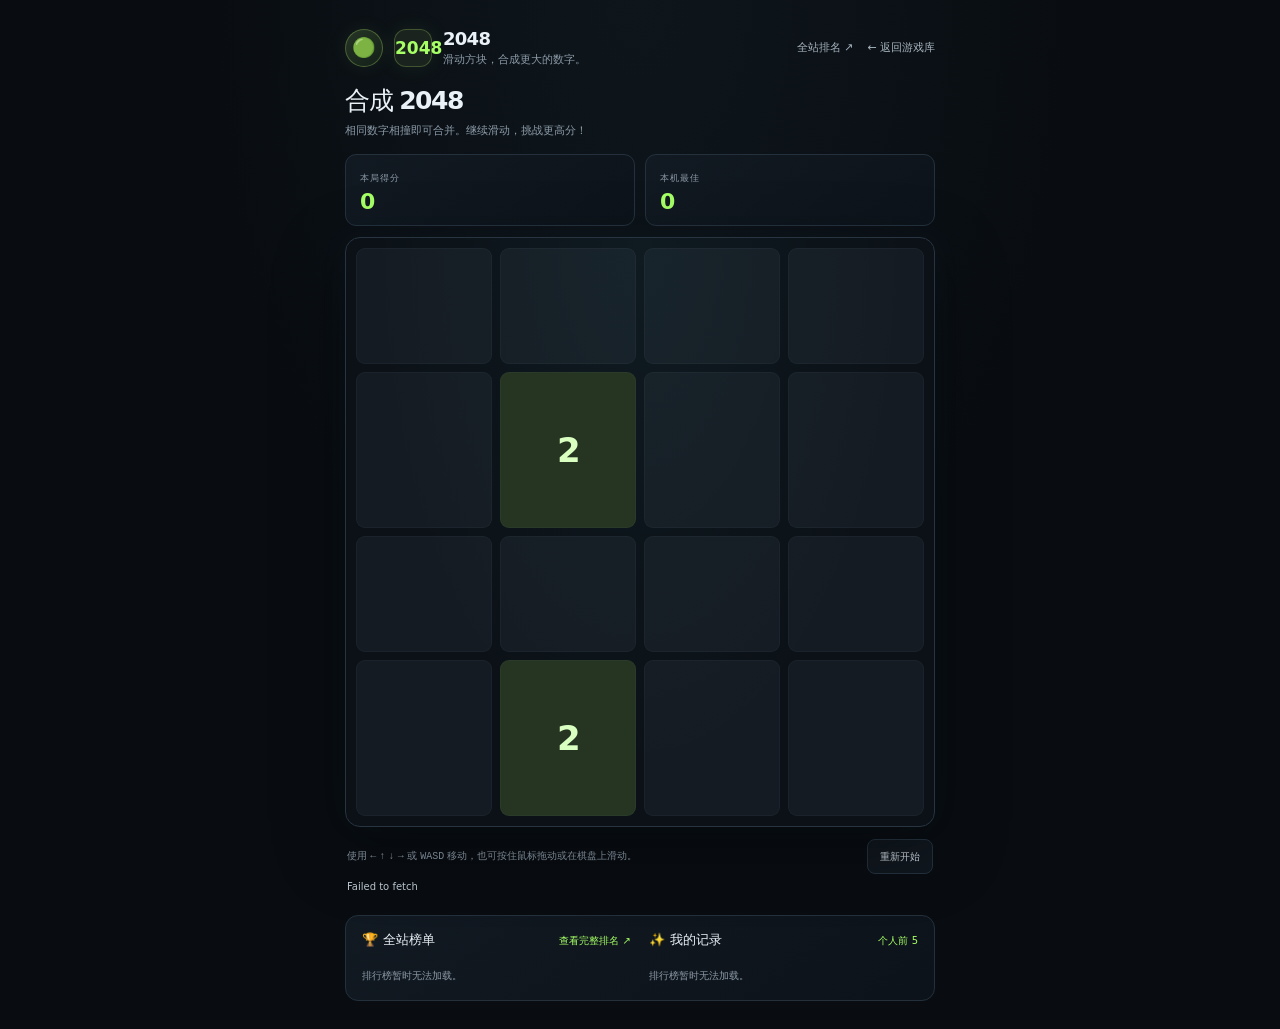
<file: 2048.html>
<!doctype html>
<html lang="zh-CN">
<head>
  <meta charset="utf-8">
  <meta name="viewport" content="width=device-width, initial-scale=1">
  <meta name="theme-color" content="#090d12">
  <meta name="description" content="滑动数字方块，合成 2048，挑战你的逻辑极限！">
  <title>2048 | 畅游</title>
  <link rel="stylesheet" href="account.css">
  <style>
    :root {
      color-scheme: dark;
      font-family: Inter, ui-sans-serif, system-ui, -apple-system, BlinkMacSystemFont, "Segoe UI", sans-serif;
      font-synthesis: none;
      text-rendering: optimizeLegibility;
      --page: #090d12;
      --panel: #10171e;
      --panel-raised: #151e27;
      --line: #24313d;
      --text: #eaf2f7;
      --muted: #8b9aa7;
      --lime: #a5ff65;
      --cyan: #65e9ff;
    }

    * { box-sizing: border-box; }

    body {
      min-width: 320px;
      min-height: 100vh;
      margin: 0;
      display: grid;
      place-items: center;
      padding: 28px 18px;
      background:
        radial-gradient(ellipse at 50% 0%, rgba(33, 57, 68, .2), transparent 48%),
        var(--page);
      color: var(--text);
    }

    button, a { font: inherit; }
    a { color: inherit; }

    .game { width: min(100%, 590px); }

    .topline {
      display: flex;
      align-items: center;
      justify-content: space-between;
      gap: 14px;
      margin-bottom: 17px;
    }

    .brand { display: flex; min-width: 0; align-items: center; gap: 11px; }

    .brand-mark {
      display: grid;
      width: 38px;
      height: 38px;
      flex: 0 0 auto;
      place-items: center;
      border: 1px solid rgba(198, 250, 114, .23);
      border-radius: 12px;
      background: rgba(198, 250, 114, .08);
      color: var(--lime);
      font-size: 17px;
      font-weight: 800;
      box-shadow: 0 0 22px rgba(198, 250, 114, .08);
    }

    h1 { margin: 0; font-size: 18px; font-weight: 700; letter-spacing: -.04em; }
    .eyebrow { margin: 3px 0 0; color: var(--muted); font-size: 11px; }
    .top-links { display: flex; align-items: center; gap: 14px; }

    .home-link, .rank-link {
      color: #a7b4be;
      font-size: 11px;
      text-decoration: none;
      white-space: nowrap;
    }

    .home-link:hover, .rank-link:hover { color: var(--lime); }
    .home-link:focus-visible, .rank-link:focus-visible, button:focus-visible { outline: 2px solid var(--cyan); outline-offset: 3px; }

    .intro {
      display: flex;
      align-items: end;
      justify-content: space-between;
      gap: 14px;
      margin-bottom: 14px;
    }

    .intro h2 { margin: 0; font-size: 25px; letter-spacing: -.06em; }
    .intro p { margin: 5px 0 0; color: var(--muted); font-size: 11px; line-height: 1.6; }

    .stats { display: grid; grid-template-columns: 1fr 1fr; gap: 10px; }

    .stat {
      min-width: 0;
      padding: 11px 14px;
      border: 1px solid var(--line);
      border-radius: 11px;
      background: linear-gradient(145deg, rgba(18, 26, 35, .92), rgba(13, 19, 26, .96));
    }

    .stat-label { color: var(--muted); font-size: 9px; font-weight: 650; letter-spacing: .1em; }
    .stat-value {
      display: block;
      overflow: hidden;
      margin-top: 4px;
      color: var(--lime);
      font-size: 22px;
      font-variant-numeric: tabular-nums;
      font-weight: 700;
      text-overflow: ellipsis;
    }

    .board-wrap {
      position: relative;
      margin-top: 11px;
      padding: 10px;
      border: 1px solid #283440;
      border-radius: 15px;
      background:
        radial-gradient(ellipse at 50% 0%, rgba(101, 233, 255, .045), transparent 65%),
        #0b1117;
      box-shadow: 0 22px 70px rgba(0, 0, 0, .34), 0 0 34px rgba(101, 233, 255, .035);
      touch-action: none;
      user-select: none;
      -webkit-user-select: none;
    }

    .board {
      display: grid;
      width: 100%;
      grid-template-columns: repeat(4, minmax(0, 1fr));
      gap: 8px;
      aspect-ratio: 1;
    }

    .cell {
      display: grid;
      min-width: 0;
      min-height: 0;
      place-items: center;
      overflow: hidden;
      border: 1px solid rgba(144, 166, 181, .055);
      border-radius: 9px;
      background: rgba(144, 166, 181, .075);
      color: #eaf2f7;
      font-size: clamp(19px, 6vw, 34px);
      font-variant-numeric: tabular-nums;
      font-weight: 750;
      letter-spacing: -.055em;
      transition: background .12s ease, color .12s ease, transform .12s ease, box-shadow .12s ease;
    }

    .cell[data-value="2"] { background: #253522; color: #d9ffc1; }
    .cell[data-value="4"] { background: #344b30; color: #e2ffca; }
    .cell[data-value="8"] { background: #526a32; color: #efffd0; box-shadow: inset 0 0 18px rgba(198, 250, 114, .08); }
    .cell[data-value="16"] { background: #7c7130; color: #fff3bd; }
    .cell[data-value="32"] { background: #a76738; color: #fff0ce; }
    .cell[data-value="64"] { background: #bd5946; color: #ffe3d9; }
    .cell[data-value="128"] { background: #9d4970; color: #ffe2f1; font-size: clamp(16px, 5vw, 27px); box-shadow: 0 0 14px rgba(255, 91, 157, .12); }
    .cell[data-value="256"] { background: #824c91; color: #f7ddff; font-size: clamp(16px, 5vw, 27px); }
    .cell[data-value="512"] { background: #5367a4; color: #e0e9ff; font-size: clamp(16px, 5vw, 27px); }
    .cell[data-value="1024"], .cell[data-value="2048"] {
      background: linear-gradient(145deg, #d6f77c, #7fdc80);
      color: #142016;
      font-size: clamp(14px, 4.5vw, 23px);
      box-shadow: 0 0 19px rgba(165, 255, 101, .32);
    }
    .cell[data-value="2048"] { animation: tile-glow 1.8s ease-in-out infinite alternate; }
    .cell.tile-move { animation: tile-slide-in .18s cubic-bezier(.2, .75, .3, 1) both; }
    .cell.tile-merge { animation: tile-slide-merge .24s cubic-bezier(.2, .75, .3, 1) both; }
    .cell.tile-spawn { animation: tile-spawn .18s cubic-bezier(.2, .75, .3, 1) both; }
    .cell[data-value="2048"].tile-move { animation: tile-slide-in .18s cubic-bezier(.2, .75, .3, 1) both, tile-glow 1.8s ease-in-out infinite alternate; }
    .cell[data-value="2048"].tile-merge { animation: tile-slide-merge .24s cubic-bezier(.2, .75, .3, 1) both, tile-glow 1.8s ease-in-out infinite alternate; }
    .cell[data-value="2048"].tile-spawn { animation: tile-spawn .18s cubic-bezier(.2, .75, .3, 1) both, tile-glow 1.8s ease-in-out infinite alternate; }

    @keyframes tile-slide-in {
      from { transform: translate3d(var(--move-x), var(--move-y), 0) scale(.88); }
      to { transform: translate3d(0, 0, 0) scale(1); }
    }

    @keyframes tile-slide-merge {
      0% { transform: translate3d(var(--move-x), var(--move-y), 0) scale(.82); }
      70% { transform: translate3d(0, 0, 0) scale(1.12); }
      100% { transform: translate3d(0, 0, 0) scale(1); }
    }

    @keyframes tile-spawn {
      from { opacity: .4; transform: scale(.45); }
      to { opacity: 1; transform: scale(1); }
    }

    @keyframes tile-glow {
      from { box-shadow: 0 0 12px rgba(165, 255, 101, .23); }
      to { box-shadow: 0 0 28px rgba(165, 255, 101, .58); }
    }

    .overlay {
      position: absolute;
      inset: 10px;
      display: grid;
      place-items: center;
      padding: 20px;
      border-radius: 11px;
      background: rgba(5, 9, 13, .76);
      -webkit-backdrop-filter: blur(5px);
      backdrop-filter: blur(5px);
      text-align: center;
    }

    .overlay[hidden] { display: none; }

    .overlay-card {
      width: min(100%, 300px);
      padding: 23px 20px;
      border: 1px solid rgba(134, 160, 177, .22);
      border-radius: 15px;
      background: rgba(14, 21, 28, .95);
      box-shadow: 0 16px 55px rgba(0, 0, 0, .4);
    }

    .overlay h3 { margin: 0; font-size: 21px; letter-spacing: -.04em; }
    .overlay p { margin: 8px 0 17px; color: #9baab6; font-size: 12px; line-height: 1.6; }

    .primary-button {
      min-height: 52px;
      padding: 0 26px;
      border: 0;
      border-radius: 10px;
      background: var(--lime);
      color: #10170e;
      cursor: pointer;
      font-size: 15px;
      font-weight: 750;
      box-shadow: 0 4px 18px rgba(165, 255, 101, .17);
      transition: filter .15s ease, transform .15s ease, box-shadow .15s ease;
    }

    .primary-button:hover { filter: brightness(1.08); transform: translateY(-1px); box-shadow: 0 6px 22px rgba(165, 255, 101, .25); }
    .overlay-actions { display: flex; justify-content: center; gap: 8px; flex-wrap: wrap; }
    .exit-button { display: inline-grid; min-height: 52px; padding: 0 22px; place-items: center; border: 1px solid var(--line); border-radius: 10px; color: #c1ccd5; text-decoration: none; }
    .exit-button[hidden] { display: none; }

    .game-controls {
      display: flex;
      align-items: center;
      justify-content: space-between;
      gap: 12px;
      margin: 12px 2px 0;
      color: var(--muted);
      font-size: 10px;
      line-height: 1.7;
    }

    .control-hint { max-width: 360px; }

    .restart-button {
      min-height: 35px;
      flex: 0 0 auto;
      padding: 0 12px;
      border: 1px solid var(--line);
      border-radius: 8px;
      background: var(--panel);
      color: #c9d4dc;
      cursor: pointer;
      font-size: 10px;
    }

    .restart-button:hover { border-color: rgba(198, 250, 114, .3); color: var(--lime); }

    .status { min-height: 18px; margin: 7px 2px 0; color: #c0cbd4; font-size: 10px; }

    .leaderboard {
      margin-top: 16px;
      padding: 15px 16px 10px;
      border: 1px solid var(--line);
      border-radius: 13px;
      background: linear-gradient(145deg, rgba(18, 26, 35, .92), rgba(13, 19, 26, .96));
    }

    .leaderboard-columns { display: grid; grid-template-columns: repeat(2, minmax(0, 1fr)); gap: 18px; }
    .leaderboard-panel { min-width: 0; }

    .leaderboard-header { display: flex; align-items: baseline; justify-content: space-between; gap: 10px; margin-bottom: 8px; }
    .leaderboard h2 { margin: 0; font-size: 13px; font-weight: 650; }
    .leaderboard-link { color: var(--lime); font-size: 10px; text-decoration: none; }
    .leaderboard-list { display: grid; gap: 2px; margin: 0; padding: 0; list-style: none; }
    .leaderboard-row { display: grid; grid-template-columns: 24px minmax(0, 1fr) auto; min-height: 34px; align-items: center; gap: 5px; border-top: 1px solid rgba(144, 166, 181, .08); color: #c3ced6; font-size: 10px; }
    .leaderboard-rank { color: var(--muted); font-variant-numeric: tabular-nums; }
    .leaderboard-row:first-child .leaderboard-rank, .leaderboard-row:first-child .leaderboard-score { color: var(--lime); }
    .leaderboard-person { display: flex; min-width: 0; align-items: center; gap: 6px; }
    .leaderboard-avatar { display: grid; width: 23px; height: 23px; flex: 0 0 auto; overflow: hidden; place-items: center; border-radius: 50%; background: #202830; font-size: 12px; }
    .leaderboard-avatar img { display: block; width: 100%; height: 100%; border-radius: inherit; object-fit: cover; }
    .leaderboard-name { min-width: 0; overflow: hidden; text-overflow: ellipsis; white-space: nowrap; }
    .leaderboard-date { display: block; margin-top: 2px; color: var(--muted); font-size: 8px; }
    .leaderboard-score { font-variant-numeric: tabular-nums; font-weight: 650; }
    .leaderboard-empty { padding: 11px 0 6px; color: var(--muted); font-size: 10px; line-height: 1.6; }

    @media (max-width: 520px) {
      body { padding: 18px 14px; }
      .topline { align-items: flex-start; }
      .top-links { flex-direction: column-reverse; align-items: flex-end; gap: 8px; }
      .intro h2 { font-size: 22px; }
      .board-wrap { padding: 7px; }
      .board { gap: 6px; }
      .cell { border-radius: 7px; }
      .overlay { inset: 7px; }
      .leaderboard-columns { grid-template-columns: 1fr; gap: 15px; }
      .leaderboard-row { min-height: 32px; }
    }

    @media (prefers-reduced-motion: reduce) {
      *, *::before, *::after { scroll-behavior: auto !important; transition-duration: .01ms !important; animation-duration: .01ms !important; }
    }
  </style>
</head>
<body>
  <main class="game" aria-label="2048 数字方块游戏">
    <header class="topline">
      <div class="brand">
        <button class="account-trigger" type="button" aria-label="登录或注册">🟢</button>
        <div class="brand-mark" aria-hidden="true">2048</div>
        <div>
          <h1>2048</h1>
          <p class="eyebrow">滑动方块，合成更大的数字。</p>
        </div>
      </div>
      <nav class="top-links" aria-label="游戏导航">
        <a class="rank-link" href="leaderboard.html">全站排名 ↗</a>
        <a class="home-link" href="index.html">← 返回游戏库</a>
      </nav>
    </header>

    <section class="intro" aria-labelledby="gameTitle">
      <div>
        <h2 id="gameTitle">合成 2048</h2>
        <p>相同数字相撞即可合并。继续滑动，挑战更高分！</p>
      </div>
    </section>

    <section class="stats" aria-label="游戏分数">
      <div class="stat">
        <span class="stat-label">本局得分</span>
        <strong class="stat-value" id="score">0</strong>
      </div>
      <div class="stat">
        <span class="stat-label">本机最佳</span>
        <strong class="stat-value" id="best">0</strong>
      </div>
    </section>

    <div class="board-wrap" id="boardWrap">
      <div class="board" id="board" role="grid" aria-label="4 乘 4 数字方块棋盘"></div>
      <div class="overlay" id="overlay" hidden>
        <div class="overlay-card">
          <h3 id="overlayTitle"></h3>
          <p id="overlayMessage"></p>
          <div class="overlay-actions">
            <button class="primary-button" id="overlayButton" type="button">开始游戏</button>
            <a class="exit-button" id="exitButton" href="index.html" hidden>退出</a>
          </div>
        </div>
      </div>
    </div>

    <div class="game-controls">
      <div class="control-hint">使用 <kbd>←</kbd> <kbd>↑</kbd> <kbd>↓</kbd> <kbd>→</kbd> 或 <kbd>W</kbd><kbd>A</kbd><kbd>S</kbd><kbd>D</kbd> 移动，也可按住鼠标拖动或在棋盘上滑动。</div>
      <button class="restart-button" id="restartButton" type="button">重新开始</button>
    </div>
    <p class="status" id="status" aria-live="polite">准备开始</p>

    <section class="leaderboard" aria-label="2048 排行榜">
      <div class="leaderboard-columns">
        <section class="leaderboard-panel" aria-labelledby="globalTitle">
          <div class="leaderboard-header">
            <h2 id="globalTitle">🏆 全站榜单</h2>
            <a class="leaderboard-link" href="leaderboard.html">查看完整排名 ↗</a>
          </div>
          <ol class="leaderboard-list" id="globalList" aria-live="polite"></ol>
        </section>
        <section class="leaderboard-panel" aria-labelledby="personalTitle">
          <div class="leaderboard-header">
            <h2 id="personalTitle">✨ 我的记录</h2>
            <span class="leaderboard-link">个人前 5</span>
          </div>
          <ol class="leaderboard-list" id="personalList" aria-live="polite"></ol>
        </section>
      </div>
    </section>
  </main>

  <script src="supabase-config.js"></script>
  <script src="site-account.js"></script>
  <script>
    (() => {
      const size = 4;
      const boardElement = document.getElementById("board");
      const scoreElement = document.getElementById("score");
      const bestElement = document.getElementById("best");
      const statusElement = document.getElementById("status");
      const overlay = document.getElementById("overlay");
      const overlayTitle = document.getElementById("overlayTitle");
      const overlayMessage = document.getElementById("overlayMessage");
      const overlayButton = document.getElementById("overlayButton");
      const exitButton = document.getElementById("exitButton");
      const globalList = document.getElementById("globalList");
      const personalList = document.getElementById("personalList");
      const gameSlug = "2048";
      const bestStorageKey = "2048-best";
      const keyDirections = {
        ArrowLeft: "left", KeyA: "left",
        ArrowRight: "right", KeyD: "right",
        ArrowUp: "up", KeyW: "up",
        ArrowDown: "down", KeyS: "down"
      };

      let grid = createGrid();
      let score = 0;
      let best = readBest();
      let won = false;
      let ended = false;
      let keepPlaying = false;
      let pointerStart = null;
      let submittedScore = false;
      let audioContext = null;

      bestElement.textContent = formatNumber(best);
      renderBoard();
      startNewGame(false);
      refreshLeaderboards();
      window.gameSite.onAuthChanged(() => refreshLeaderboards());

      function createGrid() {
        return Array.from({ length: size }, () => Array(size).fill(0));
      }

      function formatNumber(value) {
        return Number(value).toLocaleString("en-US");
      }

      function readBest() {
        try {
          return Number(localStorage.getItem(bestStorageKey)) || 0;
        } catch (error) {
          return 0;
        }
      }

      function saveBest() {
        try {
          localStorage.setItem(bestStorageKey, String(best));
        } catch (error) {
          statusElement.textContent = "本机无法保存最佳分数。";
        }
      }

      function renderBoard(motion = null) {
        const previousCell = boardElement.querySelector(".cell");
        const cellRect = previousCell && previousCell.getBoundingClientRect();
        const columnGap = Number.parseFloat(getComputedStyle(boardElement).columnGap) || 0;
        const rowGap = Number.parseFloat(getComputedStyle(boardElement).rowGap) || 0;
        const stepX = cellRect ? cellRect.width + columnGap : 0;
        const stepY = cellRect ? cellRect.height + rowGap : 0;
        boardElement.replaceChildren();
        const fragment = document.createDocumentFragment();
        for (let row = 0; row < size; row += 1) {
          for (let column = 0; column < size; column += 1) {
            const value = grid[row][column];
            const cell = document.createElement("div");
            cell.className = "cell";
            cell.setAttribute("role", "gridcell");
            cell.setAttribute("aria-label", value ? String(value) : "空");
            if (value) {
              cell.dataset.value = String(value);
              cell.textContent = formatNumber(value);
              const destination = row * size + column;
              if (motion && destination === motion.spawnedIndex) {
                cell.classList.add("tile-spawn");
              } else if (motion && motion.mergedDestinations.has(destination)) {
                cell.classList.add("tile-merge");
                const source = motion.origins.get(destination);
                if (source) {
                  cell.style.setProperty("--move-x", `${(source.column - column) * stepX}px`);
                  cell.style.setProperty("--move-y", `${(source.row - row) * stepY}px`);
                }
              } else if (motion && motion.origins.has(destination)) {
                const source = motion.origins.get(destination);
                if (source.row !== row || source.column !== column) {
                  cell.classList.add("tile-move");
                  cell.style.setProperty("--move-x", `${(source.column - column) * stepX}px`);
                  cell.style.setProperty("--move-y", `${(source.row - row) * stepY}px`);
                }
              }
            }
            fragment.append(cell);
          }
        }
        boardElement.append(fragment);
        scoreElement.textContent = formatNumber(score);
        bestElement.textContent = formatNumber(best);
      }

      function addRandomTile() {
        const emptyCells = [];
        for (let row = 0; row < size; row += 1) {
          for (let column = 0; column < size; column += 1) {
            if (!grid[row][column]) emptyCells.push({ row, column });
          }
        }
        if (!emptyCells.length) return null;
        const cell = emptyCells[Math.floor(Math.random() * emptyCells.length)];
        grid[cell.row][cell.column] = Math.random() < 0.9 ? 2 : 4;
        return cell;
      }

      function startNewGame(showStatus = true) {
        grid = createGrid();
        score = 0;
        won = false;
        ended = false;
        keepPlaying = false;
        submittedScore = false;
        overlay.hidden = true;
        addRandomTile();
        addRandomTile();
        renderBoard();
        if (showStatus) statusElement.textContent = "新的一局开始了。";
      }

      function slideLine(line) {
        const compact = line.map((value, index) => ({ value, index })).filter((tile) => tile.value);
        const merged = [];
        const origins = [];
        const mergedTiles = [];
        let gained = 0;
        for (let index = 0; index < compact.length; index += 1) {
          if (compact[index].value === compact[index + 1]?.value) {
            const value = compact[index].value * 2;
            merged.push(value);
            origins.push(compact[index].index);
            mergedTiles.push(true);
            gained += value;
            index += 1;
          } else {
            merged.push(compact[index].value);
            origins.push(compact[index].index);
            mergedTiles.push(false);
          }
        }
        while (merged.length < size) {
          merged.push(0);
          origins.push(null);
          mergedTiles.push(false);
        }
        return { line: merged, origins, mergedTiles, gained };
      }

      function move(direction) {
        if (ended || overlay.hidden === false && won && !keepPlaying) return;
        const previous = grid.map((row) => row.slice());
        let gained = 0;
        const origins = new Map();
        const mergedDestinations = new Set();
        const next = createGrid();

        for (let lineIndex = 0; lineIndex < size; lineIndex += 1) {
          const coordinates = [];
          for (let step = 0; step < size; step += 1) {
            if (direction === "left") coordinates.push([lineIndex, step]);
            if (direction === "right") coordinates.push([lineIndex, size - 1 - step]);
            if (direction === "up") coordinates.push([step, lineIndex]);
            if (direction === "down") coordinates.push([size - 1 - step, lineIndex]);
          }
          const values = coordinates.map(([row, column]) => grid[row][column]);
          const result = slideLine(values);
          gained += result.gained;
          coordinates.forEach(([row, column], index) => {
            next[row][column] = result.line[index];
            if (result.origins[index] !== null) {
              const [sourceRow, sourceColumn] = coordinates[result.origins[index]];
              const destination = row * size + column;
              origins.set(destination, { row: sourceRow, column: sourceColumn });
              if (result.mergedTiles[index]) mergedDestinations.add(destination);
            }
          });
        }

        const changed = next.some((row, rowIndex) => row.some((value, columnIndex) => value !== previous[rowIndex][columnIndex]));
        if (!changed) return;

        grid = next;
        score += gained;
        if (score > best) {
          best = score;
          saveBest();
        }
        const spawnedTile = addRandomTile();
        renderBoard({
          origins,
          mergedDestinations,
          spawnedIndex: spawnedTile ? spawnedTile.row * size + spawnedTile.column : -1
        });
        playMoveSound(mergedDestinations.size);

        if (!won && !keepPlaying && grid.some((row) => row.includes(2048))) {
          won = true;
          showOverlay("你合成了 2048！", "太棒了！继续挑战更高分，或重新开始并保存本局成绩。", "继续挑战", "continue");
          statusElement.textContent = "2048 达成！";
          return;
        }

        if (isGameOver()) {
          ended = true;
          showOverlay("没有可移动的方块了", `本局得分：${formatNumber(score)}，再来一局挑战更高分吧。`, "再玩一局", "restart");
          statusElement.textContent = "游戏结束";
          submitScore();
          return;
        }

        statusElement.textContent = gained ? `合并成功，获得 ${formatNumber(gained)} 分。` : "继续合成更大的数字。";
      }

      function isGameOver() {
        for (let row = 0; row < size; row += 1) {
          for (let column = 0; column < size; column += 1) {
            if (grid[row][column] === 0) return false;
            if (column < size - 1 && grid[row][column] === grid[row][column + 1]) return false;
            if (row < size - 1 && grid[row][column] === grid[row + 1][column]) return false;
          }
        }
        return true;
      }

      function playMoveSound(mergeCount) {
        const AudioContextConstructor = window.AudioContext || window.webkitAudioContext;
        if (!AudioContextConstructor) return;
        if (!audioContext) {
          try {
            audioContext = new AudioContextConstructor();
          } catch (error) {
            console.warn("Unable to initialize 2048 move audio.", error);
            return;
          }
        }

        if (audioContext.state === "suspended") {
          audioContext.resume().catch((error) => console.warn("Unable to resume 2048 move audio.", error));
        }
        const now = audioContext.currentTime;
        const oscillator = audioContext.createOscillator();
        const volume = audioContext.createGain();
        const frequency = mergeCount ? Math.min(620, 380 + mergeCount * 55) : 260;
        oscillator.type = "triangle";
        oscillator.frequency.setValueAtTime(frequency, now);
        oscillator.frequency.exponentialRampToValueAtTime(frequency * 1.25, now + .09);
        volume.gain.setValueAtTime(.0001, now);
        volume.gain.exponentialRampToValueAtTime(mergeCount ? .045 : .025, now + .015);
        volume.gain.exponentialRampToValueAtTime(.0001, now + .13);
        oscillator.connect(volume);
        volume.connect(audioContext.destination);
        oscillator.start(now);
        oscillator.stop(now + .14);
      }

      function showOverlay(title, message, buttonText, action) {
        overlayTitle.textContent = title;
        overlayMessage.textContent = message;
        overlayButton.textContent = buttonText;
        overlayButton.dataset.action = action;
        exitButton.hidden = action !== "restart";
        overlay.hidden = false;
      }

      function handleOverlayAction() {
        if (overlayButton.dataset.action === "continue") {
          keepPlaying = true;
          overlay.hidden = true;
          statusElement.textContent = "继续挑战更高分！";
        } else {
          startNewGame();
        }
      }

      async function submitScore() {
        if (submittedScore || score <= 0) return;
        submittedScore = true;
        try {
          await window.gameSite.submitScore(gameSlug, score);
          statusElement.textContent = `${statusElement.textContent} 成绩已提交。`;
          await refreshLeaderboards();
        } catch (error) {
          submittedScore = false;
          statusElement.textContent = error.message.includes("登录后")
            ? `${statusElement.textContent} 登录后可提交成绩。`
            : `${statusElement.textContent} 成绩提交失败。`;
          console.error("Unable to submit 2048 score.", error);
        }
      }

      async function refreshLeaderboards() {
        if (!window.gameSite.isConfigured) {
          renderLeaderboard(globalList, [], "排行榜服务尚未配置。");
          renderLeaderboard(personalList, [], "排行榜服务尚未配置。");
          return;
        }
        try {
          const globalScores = await window.gameSite.getScores(gameSlug, "global", 10);
          renderLeaderboard(globalList, globalScores, "还没有上榜成绩，来成为第一个挑战者吧。");
          if (window.gameSite.user) {
            const personalScores = await window.gameSite.getScores(gameSlug, "personal", 5);
            renderLeaderboard(personalList, personalScores, "完成一局后，你的成绩会显示在这里。");
          } else {
            renderLeaderboard(personalList, [], "登录后查看并保存个人前五成绩。");
          }
        } catch (error) {
          renderLeaderboard(globalList, [], "排行榜暂时无法加载。");
          renderLeaderboard(personalList, [], "排行榜暂时无法加载。");
          statusElement.textContent = error.message;
        }
      }

      function renderLeaderboard(list, entries, emptyMessage) {
        list.replaceChildren();
        if (!entries.length) {
          const empty = document.createElement("li");
          empty.className = "leaderboard-empty";
          empty.textContent = emptyMessage;
          list.append(empty);
          return;
        }
        entries.forEach((entry, index) => {
          const row = document.createElement("li");
          row.className = "leaderboard-row";
          const rank = document.createElement("span");
          rank.className = "leaderboard-rank";
          rank.textContent = String(index + 1).padStart(2, "0");
          const person = document.createElement("span");
          person.className = "leaderboard-person";
          const avatar = document.createElement("span");
          avatar.className = "leaderboard-avatar";
          avatar.setAttribute("aria-hidden", "true");
          renderAvatar(avatar, entry.profiles && entry.profiles.avatar);
          const identity = document.createElement("span");
          identity.className = "leaderboard-name";
          const nickname = document.createElement("span");
          nickname.textContent = entry.profiles && entry.profiles.nickname || "玩家";
          const date = document.createElement("time");
          date.className = "leaderboard-date";
          date.dateTime = entry.created_at;
          date.textContent = new Date(entry.created_at).toLocaleDateString("zh-CN");
          identity.append(nickname, date);
          person.append(avatar, identity);
          const points = document.createElement("strong");
          points.className = "leaderboard-score";
          points.textContent = formatNumber(entry.score);
          row.append(rank, person, points);
          list.append(row);
        });
      }

      function renderAvatar(container, value) {
        try {
          const imageUrl = new URL(value);
          const projectUrl = new URL(window.GAME_SITE_SUPABASE.url);
          if (imageUrl.origin === projectUrl.origin && imageUrl.pathname.startsWith("/storage/v1/object/public/profile-avatars/")) {
            const image = document.createElement("img");
            image.alt = "";
            image.src = imageUrl.href;
            image.addEventListener("error", () => image.replaceWith(document.createTextNode("🟢")), { once: true });
            container.append(image);
            return;
          }
        } catch (error) {
          // Emoji avatars are not URLs.
        }
        container.textContent = value || "🟢";
      }

      document.addEventListener("keydown", (event) => {
        const direction = keyDirections[event.code];
        if (!direction) return;
        event.preventDefault();
        move(direction);
      });

      const boardWrap = document.getElementById("boardWrap");
      boardWrap.addEventListener("pointerdown", (event) => {
        if (!event.isPrimary || event.pointerType === "mouse" && event.button !== 0) return;
        if (!boardElement.contains(event.target)) return;
        pointerStart = { id: event.pointerId, x: event.clientX, y: event.clientY };
        boardWrap.setPointerCapture(event.pointerId);
      });

      boardWrap.addEventListener("pointerup", (event) => {
        if (!pointerStart || pointerStart.id !== event.pointerId) return;
        const deltaX = event.clientX - pointerStart.x;
        const deltaY = event.clientY - pointerStart.y;
        pointerStart = null;
        if (Math.max(Math.abs(deltaX), Math.abs(deltaY)) < 24) return;
        if (Math.abs(deltaX) > Math.abs(deltaY)) move(deltaX > 0 ? "right" : "left");
        else move(deltaY > 0 ? "down" : "up");
      });

      boardWrap.addEventListener("pointercancel", () => { pointerStart = null; });

      overlayButton.addEventListener("click", handleOverlayAction);
      exitButton.addEventListener("click", (event) => { if (window.history.length > 1) { event.preventDefault(); window.history.back(); } });
      document.getElementById("restartButton").addEventListener("click", async () => {
        if (won && !submittedScore) await submitScore();
        startNewGame();
      });
    })();
  </script>
</body>
</html>
</file>
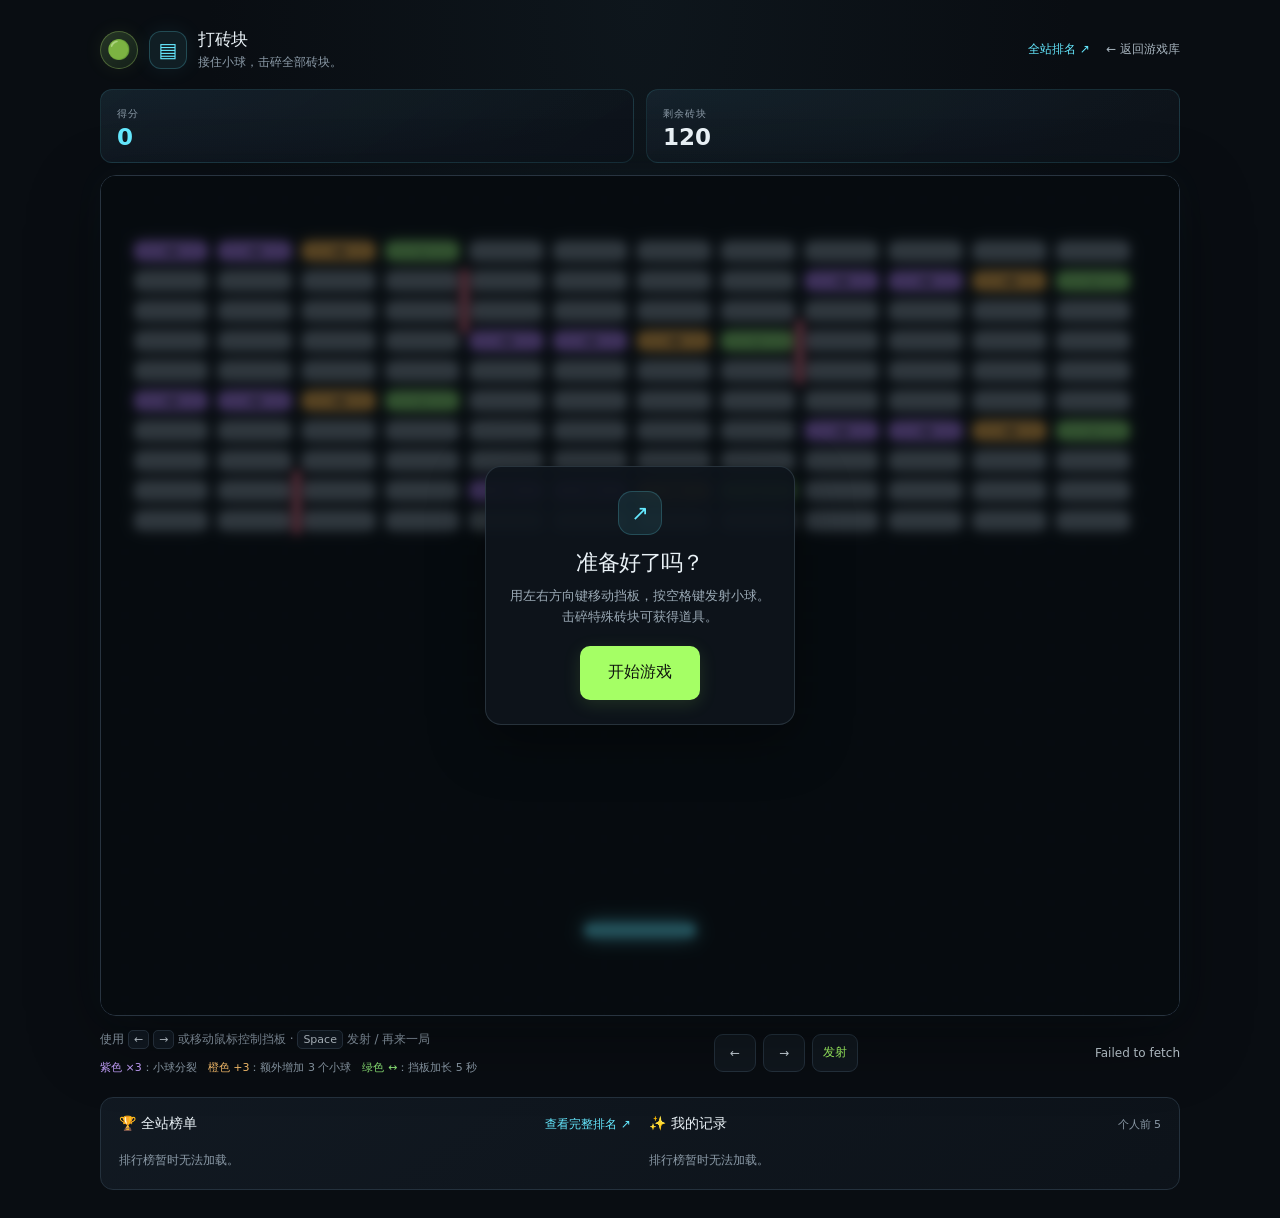
<file: breakout.html>
﻿<!doctype html>
<html lang="zh-CN">
<head>
  <meta charset="utf-8">
  <meta name="viewport" content="width=device-width, initial-scale=1">
  <meta name="theme-color" content="#090d12">
  <meta name="description" content="移动挡板，接住小球，击碎全部砖块。">
  <title>打砖块</title>
  <link rel="stylesheet" href="account.css">
  <style>
    :root {
      color-scheme: dark;
      font-family: Inter, ui-sans-serif, system-ui, -apple-system, BlinkMacSystemFont, "Segoe UI", sans-serif;
      font-synthesis: none;
      text-rendering: optimizeLegibility;
      --page: #090d12;
      --panel: #10171e;
      --line: #24313d;
      --text: #eaf2f7;
      --muted: #8b9aa7;
      --cyan: #65e9ff;
      --lime: #a5ff65;
    }

    * { box-sizing: border-box; }

    body {
      min-width: 320px;
      min-height: 100vh;
      margin: 0;
      display: grid;
      place-items: center;
      padding: 28px 18px;
      background: radial-gradient(ellipse at 50% 0%, rgba(33, 57, 68, .2), transparent 48%), var(--page);
      color: var(--text);
    }

    button, a { font: inherit; }
    a { color: inherit; }

    .game { width: min(100%, 1080px); }

    .topline {
      display: flex;
      align-items: center;
      justify-content: space-between;
      gap: 16px;
      margin-bottom: 18px;
    }

    .brand { display: flex; align-items: center; gap: 11px; }

    .brand-mark {
      display: grid;
      width: 38px;
      height: 38px;
      place-items: center;
      border: 1px solid rgba(101, 233, 255, .22);
      border-radius: 12px;
      background: rgba(101, 233, 255, .08);
      color: var(--cyan);
      font-size: 20px;
      box-shadow: 0 0 22px rgba(101, 233, 255, .08);
    }

    h1 { margin: 0; font-size: 17px; font-weight: 650; letter-spacing: -.025em; }
    .eyebrow { margin: 3px 0 0; color: var(--muted); font-size: 12px; }

    .home-link {
      color: #a7b4be;
      font-size: 12px;
      text-decoration: none;
    }

    .home-link:hover { color: var(--cyan); }
    .home-link:focus-visible, button:focus-visible { outline: 2px solid var(--cyan); outline-offset: 3px; }

    .game-nav-links { display: flex; align-items: center; gap: 16px; }
    .rank-link { color: var(--cyan); font-size: 12px; text-decoration: none; }
    .rank-link:hover { color: #b2f5ff; }

    .scoreboard { display: grid; grid-template-columns: repeat(2, minmax(0, 1fr)); gap: 12px; margin-bottom: 12px; }

    .score-card {
      padding: 12px 16px;
      border: 1px solid rgba(101, 233, 255, .12);
      border-radius: 12px;
      background:
        radial-gradient(ellipse at 0 0, rgba(101, 233, 255, .045), transparent 75%),
        linear-gradient(145deg, rgba(18, 26, 35, .92), rgba(13, 19, 26, .96));
    }

    .score-label {
      color: var(--muted);
      font-size: 10px;
      font-weight: 650;
      letter-spacing: .11em;
    }

    .score-value {
      display: block;
      margin-top: 4px;
      color: var(--text);
      font-size: 23px;
      font-variant-numeric: tabular-nums;
      font-weight: 650;
      line-height: 1.1;
    }

    .score-value.current { color: var(--cyan); }

    .board-wrap {
      position: relative;
      overflow: hidden;
      border: 1px solid #283440;
      border-radius: 16px;
      background: #0b1117;
      box-shadow: 0 22px 70px rgba(0, 0, 0, .34), 0 0 34px rgba(101, 233, 255, .035);
    }

    canvas {
      display: block;
      width: 100%;
      height: auto;
      aspect-ratio: 9 / 7;
      background: #0b1117;
      touch-action: none;
    }

    .overlay {
      position: absolute;
      inset: 0;
      display: grid;
      place-items: center;
      padding: 24px;
      background: rgba(5, 9, 13, .68);
      -webkit-backdrop-filter: blur(5px);
      backdrop-filter: blur(5px);
      text-align: center;
    }

    .overlay[hidden] { display: none; }

    .overlay-card {
      width: min(100%, 310px);
      padding: 24px 22px;
      border: 1px solid rgba(134, 160, 177, .22);
      border-radius: 16px;
      background: rgba(14, 21, 28, .94);
      box-shadow: 0 16px 55px rgba(0, 0, 0, .38);
    }

    .overlay-icon {
      display: grid;
      width: 44px;
      height: 44px;
      margin: 0 auto 13px;
      place-items: center;
      border: 1px solid rgba(101, 233, 255, .2);
      border-radius: 14px;
      background: rgba(101, 233, 255, .09);
      color: var(--cyan);
      font-size: 21px;
    }

    .overlay h2 { margin: 0; font-size: 22px; letter-spacing: -.035em; }
    .overlay p { margin: 8px 0 18px; color: #9baab6; font-size: 13px; line-height: 1.6; }

    .primary-button {
      min-height: 54px;
      padding: 0 28px;
      border: 0;
      border-radius: 10px;
      background: var(--lime);
      color: #10170e;
      cursor: pointer;
      font-size: 16px;
      font-weight: 700;
      box-shadow: 0 4px 18px rgba(165, 255, 101, .13);
    }

    .primary-button:hover { filter: brightness(1.08); }
    .overlay-actions { display: flex; justify-content: center; gap: 8px; flex-wrap: wrap; }
    .exit-button { display: inline-grid; min-height: 54px; padding: 0 22px; place-items: center; border: 1px solid var(--line); border-radius: 10px; color: #c1ccd5; text-decoration: none; }
    .exit-button[hidden] { display: none; }

    .bottom-row {
      display: flex;
      align-items: center;
      justify-content: space-between;
      gap: 12px;
      margin-top: 13px;
      color: var(--muted);
      font-size: 12px;
    }

    .controls-hint { line-height: 1.7; }
    kbd {
      padding: 2px 5px;
      border: 1px solid #293542;
      border-radius: 5px;
      background: #111922;
      color: #c1ccd5;
      font: inherit;
      font-size: 11px;
    }

    .status { color: #bdc9d1; font-size: 12px; text-align: right; }

    .powerup-hint { margin-top: 10px; color: var(--muted); font-size: 11px; line-height: 1.6; }
    .powerup-hint .split-label { color: #c6a2ff; }
    .powerup-hint .triple-label { color: #ffc36e; }
    .powerup-hint .extend-label { color: #8ee878; }

    .leaderboard {
      margin-top: 20px;
      padding: 17px 18px;
      border: 1px solid var(--line);
      border-radius: 13px;
      background: linear-gradient(145deg, rgba(18, 26, 35, .92), rgba(13, 19, 26, .96));
    }

    .leaderboard-header {
      display: flex;
      align-items: baseline;
      justify-content: space-between;
      gap: 12px;
      margin-bottom: 9px;
    }

    .leaderboard h2 { margin: 0; font-size: 14px; font-weight: 650; }
    .leaderboard-note { color: var(--muted); font-size: 11px; }
    .leaderboard-list { display: grid; gap: 2px; margin: 0; padding: 0; list-style: none; }

    .leaderboard-columns {
      display: grid;
      grid-template-columns: repeat(2, minmax(0, 1fr));
      gap: 18px;
    }

    .leaderboard-panel { min-width: 0; }

    .leaderboard-row {
      display: grid;
      grid-template-columns: 25px minmax(0, 1fr) auto;
      align-items: center;
      min-height: 34px;
      border-top: 1px solid rgba(144, 166, 181, .08);
      color: #c3ced6;
      font-size: 11px;
    }
    .leaderboard-rank { color: var(--muted); font-size: 12px; font-variant-numeric: tabular-nums; }
    .leaderboard-row:first-child .leaderboard-rank,
    .leaderboard-row:first-child .leaderboard-score { color: var(--lime); }
    .leaderboard-time { display: block; color: var(--muted); font-size: 9px; }
    .leaderboard-person { display: flex; min-width: 0; align-items: center; gap: 6px; }
    .leaderboard-avatar { font-size: 13px; }
    .leaderboard-avatar img { display: block; width: 22px; height: 22px; border-radius: 50%; object-fit: cover; }
    .leaderboard-name { overflow: hidden; text-overflow: ellipsis; white-space: nowrap; }
    .leaderboard-score { font-variant-numeric: tabular-nums; font-weight: 650; }
    .leaderboard-empty { padding: 10px 0 3px; color: var(--muted); font-size: 12px; }

    .touch-controls {
      display: flex;
      align-items: center;
      gap: 7px;
    }

    .touch-controls button {
      min-width: 42px;
      min-height: 38px;
      padding: 0 10px;
      border: 1px solid var(--line);
      border-radius: 9px;
      background: var(--panel);
      color: #c9d4dc;
      cursor: pointer;
      touch-action: none;
    }

    .touch-controls button:active,
    .touch-controls button.is-pressed { background: #1a2934; border-color: rgba(101, 233, 255, .45); }
    .touch-controls .launch-button { color: var(--lime); font-size: 12px; font-weight: 650; }

    @media (max-width: 520px) {
      body { padding: 18px 14px; }
      .topline { margin-bottom: 14px; }
      .scoreboard { gap: 9px; }
      .score-card { padding: 10px 13px; }
      .score-label { font-size: 9px; }
      .score-value { font-size: 20px; }
      .bottom-row { align-items: flex-start; flex-direction: column; gap: 6px; }
      .status { text-align: left; }
      .leaderboard-columns { grid-template-columns: 1fr; }
    }

    @media (prefers-reduced-motion: reduce) {
      *, *::before, *::after { scroll-behavior: auto !important; transition-duration: .01ms !important; }
    }
  </style>
</head>
<body>
  <main class="game" aria-label="打砖块游戏">
    <header class="topline">
      <div class="brand">
        <button class="account-trigger" type="button" aria-label="登录或注册">🟢</button>
        <div class="brand-mark" aria-hidden="true">▤</div>
        <div>
          <h1>打砖块</h1>
          <p class="eyebrow">接住小球，击碎全部砖块。</p>
        </div>
      </div>
      <div class="game-nav-links">
        <a class="rank-link" href="leaderboard.html">全站排名 ↗</a>
        <a class="home-link" href="index.html">← 返回游戏库</a>
      </div>
    </header>

    <section class="scoreboard" aria-label="游戏状态">
      <div class="score-card">
        <span class="score-label">得分</span>
        <strong class="score-value current" id="score">0</strong>
      </div>
      <div class="score-card">
        <span class="score-label">剩余砖块</span>
        <strong class="score-value" id="bricks">120</strong>
      </div>
    </section>

    <div class="board-wrap">
      <canvas id="board" width="1080" height="840" aria-label="打砖块游戏区域，共有十行十二列砖块"></canvas>
      <div class="overlay" id="overlay">
        <div class="overlay-card">
          <div class="overlay-icon" id="overlayIcon" aria-hidden="true">↗</div>
          <h2 id="overlayTitle">准备好了吗？</h2>
          <p id="overlayMessage">用左右方向键移动挡板，按空格键发射小球。击碎特殊砖块可获得道具。</p>
          <div class="overlay-actions"><button class="primary-button" id="startButton" type="button">开始游戏</button><a class="exit-button" id="exitButton" href="index.html" hidden>退出</a></div>
        </div>
      </div>
    </div>

    <footer class="bottom-row">
      <div>
        <div class="controls-hint">使用 <kbd>←</kbd> <kbd>→</kbd> 或移动鼠标控制挡板 <span aria-hidden="true">·</span> <kbd>Space</kbd> 发射 / 再来一局</div>
        <div class="powerup-hint"><span class="split-label">紫色 ×3</span>：小球分裂　<span class="triple-label">橙色 +3</span>：额外增加 3 个小球　<span class="extend-label">绿色 ↔</span>：挡板加长 5 秒</div>
      </div>
      <div class="touch-controls" aria-label="游戏触控按钮">
        <button type="button" data-control="left" aria-label="挡板向左">←</button>
        <button type="button" data-control="right" aria-label="挡板向右">→</button>
        <button class="launch-button" type="button" data-control="launch">发射</button>
      </div>
      <div class="status" id="status" aria-live="polite">准备开始</div>
    </footer>

    <section class="leaderboard" aria-label="打砖块排行榜">
      <div class="leaderboard-columns">
        <section class="leaderboard-panel" aria-labelledby="globalLeaderboardTitle">
          <div class="leaderboard-header">
            <h2 id="globalLeaderboardTitle">🏆 全站榜单</h2>
            <a class="rank-link" href="leaderboard.html">查看完整排名 ↗</a>
          </div>
          <ol class="leaderboard-list" id="globalLeaderboardList" aria-live="polite"></ol>
        </section>
        <section class="leaderboard-panel" aria-labelledby="personalLeaderboardTitle">
          <div class="leaderboard-header">
            <h2 id="personalLeaderboardTitle">✨ 我的记录</h2>
            <span class="leaderboard-note">个人前 5</span>
          </div>
          <ol class="leaderboard-list" id="personalLeaderboardList" aria-live="polite"></ol>
        </section>
      </div>
    </section>
  </main>

  <script src="supabase-config.js"></script>
  <script src="site-account.js"></script>
  <script>
    (() => {
      const canvas = document.getElementById("board");
      const ctx = canvas.getContext("2d");
      const scoreEl = document.getElementById("score");
      const bricksEl = document.getElementById("bricks");
      const statusEl = document.getElementById("status");
      const globalLeaderboardList = document.getElementById("globalLeaderboardList");
      const personalLeaderboardList = document.getElementById("personalLeaderboardList");
      const overlay = document.getElementById("overlay");
      const overlayIcon = document.getElementById("overlayIcon");
      const overlayTitle = document.getElementById("overlayTitle");
      const overlayMessage = document.getElementById("overlayMessage");
      const startButton = document.getElementById("startButton");
      const exitButton = document.getElementById("exitButton");
      const touchControls = document.querySelector(".touch-controls");

      const width = canvas.width;
      const height = canvas.height;
      const paddle = { width: 112, baseWidth: 112, height: 14, y: height - 92, x: (width - 112) / 2, speed: 560 };
      const brickConfig = { rows: 10, columns: 12, width: 72, height: 18, gap: 12, top: 66, left: 34 };
      const brickColors = { normal: "#8796a4", split: "#b583ff", triple: "#ffb84d", extend: "#8ee878" };
      const keys = { left: false, right: false };
      const gameSlug = "neon-breakout";
      let bricks = [];
      let balls = [];
      let powerups = [];
      let obstacles = [];
      let extendedTime = 0;
      let score = 0;
      let elapsedTime = 0;
      let audioContext = null;
      let lastSoundAt = {};
      let state = "ready";
      let lastFrame = 0;
      let animationId = 0;

      function resetBricks() {
        bricks = [];
        let index = 0;
        for (let row = 0; row < brickConfig.rows; row += 1) {
          for (let column = 0; column < brickConfig.columns; column += 1) {
            const position = index % 20;
            const type = position < 2 ? "split" : position === 2 ? "triple" : position === 3 ? "extend" : "normal";
            bricks.push({
              x: brickConfig.left + column * (brickConfig.width + brickConfig.gap),
              y: brickConfig.top + row * (brickConfig.height + brickConfig.gap),
              width: brickConfig.width,
              height: brickConfig.height,
              type,
              color: brickColors[type]
            });
            index += 1;
          }
        }
        obstacles = [];
        const obstacleCount = 2 + Math.floor(Math.random() * 3);
        for (let index = 0; index < obstacleCount; index += 1) {
          let obstacle;
          let attempts = 0;
          do {
            const vertical = Math.random() < 0.5;
            obstacle = vertical
              ? {
                  x: brickConfig.left + Math.floor(Math.random() * (brickConfig.columns - 1)) * (brickConfig.width + brickConfig.gap) + brickConfig.width + 3,
                  y: brickConfig.top + Math.random() * (brickConfig.rows * (brickConfig.height + brickConfig.gap) - 70),
                  width: 6,
                  height: 64,
                  vertical: true
                }
              : {
                  x: 40 + Math.random() * (width - 180),
                  y: brickConfig.top + Math.floor(Math.random() * (brickConfig.rows - 1)) * (brickConfig.height + brickConfig.gap) + brickConfig.height + 3,
                  width: 100 + Math.random() * 40,
                  height: 6,
                  vertical: false
                };
            attempts += 1;
          } while (attempts < 40 && obstacles.some((other) =>
            obstacle.x < other.x + other.width + 28 && obstacle.x + obstacle.width + 28 > other.x &&
            obstacle.y < other.y + other.height + 28 && obstacle.y + obstacle.height + 28 > other.y
          ));
          obstacles.push(obstacle);
        }
      }

      function formatTime(seconds) {
        const minutes = Math.floor(seconds / 60);
        const remainder = Math.floor(seconds % 60);
        return `${String(minutes).padStart(2, "0")}:${String(remainder).padStart(2, "0")}`;
      }

      function renderLeaderboard(list, entries, emptyMessage) {
        list.replaceChildren();
        if (entries.length === 0) {
          const empty = document.createElement("li");
          empty.className = "leaderboard-empty";
          empty.textContent = emptyMessage;
          list.append(empty);
          return;
        }
        entries.forEach((entry, index) => {
          const row = document.createElement("li");
          row.className = "leaderboard-row";
          const rank = document.createElement("span");
          rank.className = "leaderboard-rank";
          rank.textContent = String(index + 1).padStart(2, "0");
          const person = document.createElement("span");
          person.className = "leaderboard-person";
          const avatar = document.createElement("span");
          avatar.className = "leaderboard-avatar";
          avatar.setAttribute("aria-hidden", "true");
          renderLeaderboardAvatar(avatar, entry.profiles && entry.profiles.avatar);
          const identity = document.createElement("span");
          identity.className = "leaderboard-name";
          const nickname = document.createElement("span");
          nickname.textContent = entry.profiles && entry.profiles.nickname || "玩家";
          const time = document.createElement("time");
          time.className = "leaderboard-time";
          time.dateTime = entry.created_at;
          time.textContent = new Date(entry.created_at).toLocaleDateString("zh-CN");
          identity.append(nickname, time);
          person.append(avatar, identity);
          const points = document.createElement("strong");
          points.className = "leaderboard-score";
          points.textContent = `${entry.score} 分`;
          row.append(rank, person, points);
          list.append(row);
        });
      }

      function renderLeaderboardAvatar(container, value) {
        const config = window.GAME_SITE_SUPABASE;
        try {
          const photo = new URL(value);
          const project = new URL(config.url);
          if (photo.origin === project.origin && photo.pathname.startsWith("/storage/v1/object/public/profile-avatars/")) {
            const image = document.createElement("img");
            image.alt = "";
            image.src = photo.href;
            image.addEventListener("error", () => image.replaceWith(document.createTextNode("🟢")), { once: true });
            container.append(image);
            return;
          }
        } catch (error) {
          // Emoji avatars are not URLs.
        }
        container.textContent = value || "🟢";
      }

      async function refreshLeaderboards() {
        if (!window.gameSite.isConfigured) {
          renderLeaderboard(globalLeaderboardList, [], "排行榜服务尚未配置。");
          renderLeaderboard(personalLeaderboardList, [], "排行榜服务尚未配置。");
          return;
        }
        try {
          const globalScores = await window.gameSite.getScores(gameSlug, "global", 10);
          renderLeaderboard(globalLeaderboardList, globalScores, "还没有通关记录，完成挑战来登上榜单。");
          if (window.gameSite.user) {
            const personalScores = await window.gameSite.getScores(gameSlug, "personal", 5);
            renderLeaderboard(personalLeaderboardList, personalScores, "完成挑战后，你的成绩会显示在这里。");
          } else {
            renderLeaderboard(personalLeaderboardList, [], "登录后查看并保存个人前五成绩。");
          }
        } catch (error) {
          renderLeaderboard(globalLeaderboardList, [], "排行榜暂时无法加载。");
          renderLeaderboard(personalLeaderboardList, [], "排行榜暂时无法加载。");
          statusEl.textContent = error.message;
        }
      }

      async function saveWin() {
        if (score > 0) {
          try {
            await window.gameSite.submitScore(gameSlug, score);
            statusEl.textContent = "通关成功，成绩已提交";
          } catch (error) {
            statusEl.textContent = error.message.includes("登录后") ? "通关成功，登录后可提交成绩" : error.message;
            console.error("Unable to submit Breakout score.", error);
          }
        }
        await refreshLeaderboards();
      }

      function playSound(kind) {
        if (!audioContext) return;
        const now = audioContext.currentTime;
        const cooldown = kind === "wall" || kind === "obstacle" ? 0.045 : 0.025;
        if (now - (lastSoundAt[kind] || 0) < cooldown) return;
        lastSoundAt[kind] = now;
        const presets = {
          wall: [220, 0.035, "sine", 0.025],
          paddle: [390, 0.07, "triangle", 0.055],
          obstacle: [270, 0.05, "square", 0.025],
          brick: [520, 0.055, "sine", 0.045],
          powerup: [760, 0.16, "triangle", 0.06],
          win: [660, 0.42, "sine", 0.07],
          lose: [150, 0.38, "sawtooth", 0.045]
        };
        const [frequency, duration, wave, volume] = presets[kind];
        const oscillator = audioContext.createOscillator();
        const gain = audioContext.createGain();
        oscillator.type = wave;
        oscillator.frequency.setValueAtTime(frequency, now);
        if (kind === "powerup" || kind === "win") {
          oscillator.frequency.exponentialRampToValueAtTime(frequency * 1.55, now + duration);
        }
        gain.gain.setValueAtTime(volume, now);
        gain.gain.exponentialRampToValueAtTime(0.001, now + duration);
        oscillator.connect(gain);
        gain.connect(audioContext.destination);
        oscillator.start(now);
        oscillator.stop(now + duration);
      }

      function ensureAudio() {
        if (!audioContext) {
          const AudioContextType = window.AudioContext || window.webkitAudioContext;
          if (AudioContextType) audioContext = new AudioContextType();
        }
        if (audioContext && audioContext.state === "suspended") audioContext.resume();
      }

      function updateScoreboard() {
        scoreEl.textContent = String(score);
        bricksEl.textContent = String(bricks.length);
      }

      function draw() {
        ctx.clearRect(0, 0, width, height);
        ctx.fillStyle = "#0b1117";
        ctx.fillRect(0, 0, width, height);

        ctx.strokeStyle = "rgba(126, 160, 176, .055)";
        ctx.lineWidth = 1;
        for (let x = 24; x < width; x += 32) {
          ctx.beginPath();
          ctx.moveTo(x, 0);
          ctx.lineTo(x, height);
          ctx.stroke();
        }
        for (let y = 24; y < height; y += 32) {
          ctx.beginPath();
          ctx.moveTo(0, y);
          ctx.lineTo(width, y);
          ctx.stroke();
        }

        for (const brick of bricks) {
          ctx.shadowColor = brick.color;
          ctx.shadowBlur = 12;
          ctx.fillStyle = brick.color;
          ctx.beginPath();
          ctx.roundRect(brick.x, brick.y, brick.width, brick.height, 6);
          ctx.fill();
          ctx.shadowBlur = 0;
          ctx.fillStyle = "rgba(255, 255, 255, .2)";
          ctx.fillRect(brick.x + 7, brick.y + 4, brick.width - 14, 2);
          ctx.fillStyle = "#10151b";
          ctx.font = "bold 12px sans-serif";
          ctx.textAlign = "center";
          ctx.textBaseline = "middle";
          const brickLabel = brick.type === "split" ? "×3" : brick.type === "triple" ? "+3" : brick.type === "extend" ? "↔" : "";
          ctx.fillText(brickLabel, brick.x + brick.width / 2, brick.y + brick.height / 2 + 2);
        }

        for (const obstacle of obstacles) {
          ctx.shadowColor = "#ff6b8a";
          ctx.shadowBlur = 13;
          ctx.fillStyle = "#ff6b8a";
          ctx.beginPath();
          ctx.roundRect(obstacle.x, obstacle.y, obstacle.width, obstacle.height, 6);
          ctx.fill();
          ctx.shadowBlur = 0;
          ctx.fillStyle = "rgba(255, 255, 255, .35)";
          if (obstacle.vertical) {
            ctx.fillRect(obstacle.x + 2, obstacle.y + 6, 2, obstacle.height - 12);
          } else {
            ctx.fillRect(obstacle.x + 8, obstacle.y + 2, obstacle.width - 16, 2);
          }
        }

        for (const powerup of powerups) {
          const color = brickColors[powerup.type];
          ctx.shadowColor = color;
          ctx.shadowBlur = 14;
          ctx.fillStyle = color;
          ctx.beginPath();
          ctx.arc(powerup.x, powerup.y, powerup.radius, 0, Math.PI * 2);
          ctx.fill();
          ctx.shadowBlur = 0;
          ctx.fillStyle = "#10151b";
          ctx.font = "bold 11px sans-serif";
          ctx.textAlign = "center";
          ctx.textBaseline = "middle";
          const powerupLabel = powerup.type === "split" ? "×3" : powerup.type === "triple" ? "+3" : "↔";
          ctx.fillText(powerupLabel, powerup.x, powerup.y + 1);
        }

        ctx.shadowColor = "#65e9ff";
        ctx.shadowBlur = 18;
        ctx.fillStyle = "#65e9ff";
        ctx.beginPath();
        ctx.roundRect(paddle.x, paddle.y, paddle.width, paddle.height, 7);
        ctx.fill();

        for (const ball of balls) {
          ctx.shadowColor = "#dffcff";
          ctx.shadowBlur = 18;
          ctx.fillStyle = "#f1fdff";
          ctx.beginPath();
          ctx.arc(ball.x, ball.y, ball.radius, 0, Math.PI * 2);
          ctx.fill();
        }
        ctx.shadowBlur = 0;
      }

      function showOverlay(title, message, buttonText, icon) {
        overlayTitle.textContent = title;
        overlayMessage.textContent = message;
        startButton.textContent = buttonText;
        overlayIcon.textContent = icon;
        exitButton.hidden = state !== "won" && state !== "lost";
        overlay.hidden = false;
      }

      function launch() {
        if (state === "won" || state === "lost") {
          startRound();
        }
        if (state === "running") return;
        exitButton.hidden = true;
        ensureAudio();
        state = "running";
        elapsedTime = 0;
        const speed = 360;
        balls = [createBall(0, speed)];
        overlay.hidden = true;
        statusEl.textContent = "游戏进行中";
        lastFrame = 0;
        if (!animationId) animationId = requestAnimationFrame(frame);
      }

      function startRound() {
        score = 0;
        balls = [];
        powerups = [];
        extendedTime = 0;
        elapsedTime = 0;
        paddle.width = paddle.baseWidth;
        paddle.x = (width - paddle.width) / 2;
        resetBricks();
        state = "ready";
        updateScoreboard();
      }

      function createBall(angle, speed, x = paddle.x + paddle.width / 2, y = paddle.y - 10) {
        return { x, y, radius: 9, vx: speed * Math.sin(angle), vy: -speed * Math.cos(angle), speed };
      }

      function launchTripleFromPaddle() {
        const speed = balls.length ? balls[0].speed : 360;
        for (const angle of [-0.42, 0, 0.42]) {
          balls.push(createBall(angle, speed));
        }
      }

      function hitBrick(ball, previousX, previousY, brick) {
        const nearestX = Math.max(brick.x, Math.min(ball.x, brick.x + brick.width));
        const nearestY = Math.max(brick.y, Math.min(ball.y, brick.y + brick.height));
        const dx = ball.x - nearestX;
        const dy = ball.y - nearestY;
        if (dx * dx + dy * dy > ball.radius * ball.radius) return false;

        const cameFromSide = previousX + ball.radius <= brick.x || previousX - ball.radius >= brick.x + brick.width;
        const cameFromAboveOrBelow = previousY + ball.radius <= brick.y || previousY - ball.radius >= brick.y + brick.height;
        if (cameFromSide && !cameFromAboveOrBelow) {
          ball.vx *= -1;
        } else if (cameFromAboveOrBelow && !cameFromSide) {
          ball.vy *= -1;
        } else if (Math.abs(dx) > Math.abs(dy)) {
          ball.vx *= -1;
        } else {
          ball.vy *= -1;
        }
        return true;
      }

      function collectPowerup(type) {
        playSound("powerup");
        if (type === "split" && balls.length > 0) {
          const additions = [];
          for (const ball of balls) {
            const angle = Math.atan2(-ball.vx, -ball.vy);
            additions.push(createBall(angle - 0.35, ball.speed, ball.x, ball.y));
            additions.push(createBall(angle + 0.35, ball.speed, ball.x, ball.y));
          }
          balls.push(...additions);
          statusEl.textContent = "小球分裂！";
          return;
        }
        if (type === "triple") {
          launchTripleFromPaddle();
          statusEl.textContent = "挡板发射了 3 个小球！";
          return;
        }
        if (type === "extend") {
          const center = paddle.x + paddle.width / 2;
          paddle.width = paddle.baseWidth * 2;
          paddle.x = Math.max(0, Math.min(width - paddle.width, center - paddle.width / 2));
          extendedTime = 5;
          statusEl.textContent = "挡板加长！持续 5 秒";
        }
      }

      function finishGame() {
        state = "lost";
        playSound("lose");
        statusEl.textContent = "所有小球已掉落";
        showOverlay("Game Over", `所有小球都已掉落 · 得分：${score}`, "再玩一次", "×");
      }

      function update(delta) {
        if (state === "running") elapsedTime += delta;
        if (extendedTime > 0) {
          extendedTime = Math.max(0, extendedTime - delta);
          if (extendedTime === 0) {
            const center = paddle.x + paddle.width / 2;
            paddle.width = paddle.baseWidth;
            paddle.x = Math.max(0, Math.min(width - paddle.width, center - paddle.width / 2));
          }
        }
        if (keys.left) paddle.x -= paddle.speed * delta;
        if (keys.right) paddle.x += paddle.speed * delta;
        paddle.x = Math.max(0, Math.min(width - paddle.width, paddle.x));

        if (state !== "running") return;

        powerups = powerups.filter((powerup) => {
          powerup.y += powerup.speed * delta;
          if (powerup.y + powerup.radius >= paddle.y && powerup.y - powerup.radius <= paddle.y + paddle.height &&
              powerup.x >= paddle.x && powerup.x <= paddle.x + paddle.width) {
            collectPowerup(powerup.type);
            return false;
          }
          return powerup.y - powerup.radius <= height;
        });

        const remainingBalls = [];
        for (const ball of balls) {
          const previousX = ball.x;
          const previousY = ball.y;
          ball.x += ball.vx * delta;
          ball.y += ball.vy * delta;

          if (ball.x - ball.radius < 0) {
            ball.x = ball.radius;
            ball.vx = Math.abs(ball.vx);
            playSound("wall");
          } else if (ball.x + ball.radius > width) {
            ball.x = width - ball.radius;
            ball.vx = -Math.abs(ball.vx);
            playSound("wall");
          }
          if (ball.y - ball.radius < 0) {
            ball.y = ball.radius;
            ball.vy = Math.abs(ball.vy);
            playSound("wall");
          }

          if (ball.vy > 0 && previousY + ball.radius <= paddle.y &&
              ball.y + ball.radius >= paddle.y && ball.x + ball.radius >= paddle.x &&
              ball.x - ball.radius <= paddle.x + paddle.width) {
            const hitPosition = (ball.x - (paddle.x + paddle.width / 2)) / (paddle.width / 2);
            const angle = hitPosition * (Math.PI / 3);
            ball.speed = Math.min(520, ball.speed + 2);
            ball.vx = ball.speed * Math.sin(angle);
            ball.vy = -ball.speed * Math.cos(angle);
            ball.y = paddle.y - ball.radius;
            playSound("paddle");
          }

          for (const obstacle of obstacles) {
            const left = obstacle.x - ball.radius;
            const right = obstacle.x + obstacle.width + ball.radius;
            const top = obstacle.y - ball.radius;
            const bottom = obstacle.y + obstacle.height + ball.radius;
            if (ball.x < left || ball.x > right || ball.y < top || ball.y > bottom) continue;
            if (previousX < left) {
              ball.vx = -Math.abs(ball.vx);
              ball.x = left;
            } else if (previousX > right) {
              ball.vx = Math.abs(ball.vx);
              ball.x = right;
            } else if (previousY < top) {
              ball.vy = -Math.abs(ball.vy);
              ball.y = top;
            } else if (previousY > bottom) {
              ball.vy = Math.abs(ball.vy);
              ball.y = bottom;
            } else if (Math.abs(ball.vx) > Math.abs(ball.vy)) {
              ball.vx *= -1;
            } else {
              ball.vy *= -1;
            }
            playSound("obstacle");
            break;
          }

          const hitIndex = bricks.findIndex((brick) => hitBrick(ball, previousX, previousY, brick));
          if (hitIndex !== -1) {
            const [brick] = bricks.splice(hitIndex, 1);
            playSound("brick");
            if (brick.type !== "normal") {
              powerups.push({ x: brick.x + brick.width / 2, y: brick.y + brick.height / 2, radius: 12, speed: 150, type: brick.type });
            }
            score += 10;
            updateScoreboard();
            if (bricks.length === 0) {
              state = "won";
              playSound("win");
              saveWin();
              statusEl.textContent = "全部砖块已清除";
              showOverlay("You Win!", `得分：${score} · 用时：${formatTime(elapsedTime)}`, "再玩一次", "★");
            }
          }

          if (ball.y - ball.radius <= height) remainingBalls.push(ball);
        }
        balls = remainingBalls;
        if (state === "running" && balls.length === 0) finishGame();
      }

      function frame(timestamp) {
        const delta = lastFrame ? Math.min((timestamp - lastFrame) / 1000, 0.032) : 0;
        lastFrame = timestamp;
        update(delta);
        draw();
        if (state === "running" || state === "ready") {
          animationId = requestAnimationFrame(frame);
        } else {
          animationId = 0;
        }
      }

      function beginAnimation() {
        if (!animationId) animationId = requestAnimationFrame(frame);
      }

      document.addEventListener("keydown", (event) => {
        if (event.code === "ArrowLeft" || event.code === "ArrowRight" || event.code === "Space") {
          event.preventDefault();
        }
        if (event.code === "ArrowLeft" || event.code === "KeyA") keys.left = true;
        if (event.code === "ArrowRight" || event.code === "KeyD") keys.right = true;
        if (event.code === "Space" && !event.repeat) launch();
      });

      document.addEventListener("keyup", (event) => {
        if (event.code === "ArrowLeft" || event.code === "KeyA") keys.left = false;
        if (event.code === "ArrowRight" || event.code === "KeyD") keys.right = false;
      });

      touchControls.addEventListener("pointerdown", (event) => {
        const button = event.target.closest("button[data-control]");
        if (!button) return;
        event.preventDefault();
        if (button.dataset.control === "launch") {
          launch();
          return;
        }
        button.setPointerCapture(event.pointerId);
        button.classList.add("is-pressed");
        keys[button.dataset.control] = true;
      });

      touchControls.addEventListener("pointerup", (event) => {
        const button = event.target.closest("button[data-control]");
        if (!button || button.dataset.control === "launch") return;
        button.classList.remove("is-pressed");
        keys[button.dataset.control] = false;
      });

      touchControls.addEventListener("pointercancel", (event) => {
        const button = event.target.closest("button[data-control]");
        if (!button || button.dataset.control === "launch") return;
        button.classList.remove("is-pressed");
        keys[button.dataset.control] = false;
      });

      window.addEventListener("blur", () => {
        keys.left = false;
        keys.right = false;
      });

      canvas.addEventListener("pointermove", (event) => {
        const bounds = canvas.getBoundingClientRect();
        paddle.x = ((event.clientX - bounds.left) / bounds.width) * width - paddle.width / 2;
        paddle.x = Math.max(0, Math.min(width - paddle.width, paddle.x));
      });

      startButton.addEventListener("click", launch);
      exitButton.addEventListener("click", (event) => { if (window.history.length > 1) { event.preventDefault(); window.history.back(); } });
      resetBricks();
      updateScoreboard();
      refreshLeaderboards();
      window.gameSite.onAuthChanged(() => refreshLeaderboards());
      draw();
      beginAnimation();
    })();
  </script>
</body>
</html>
</file>
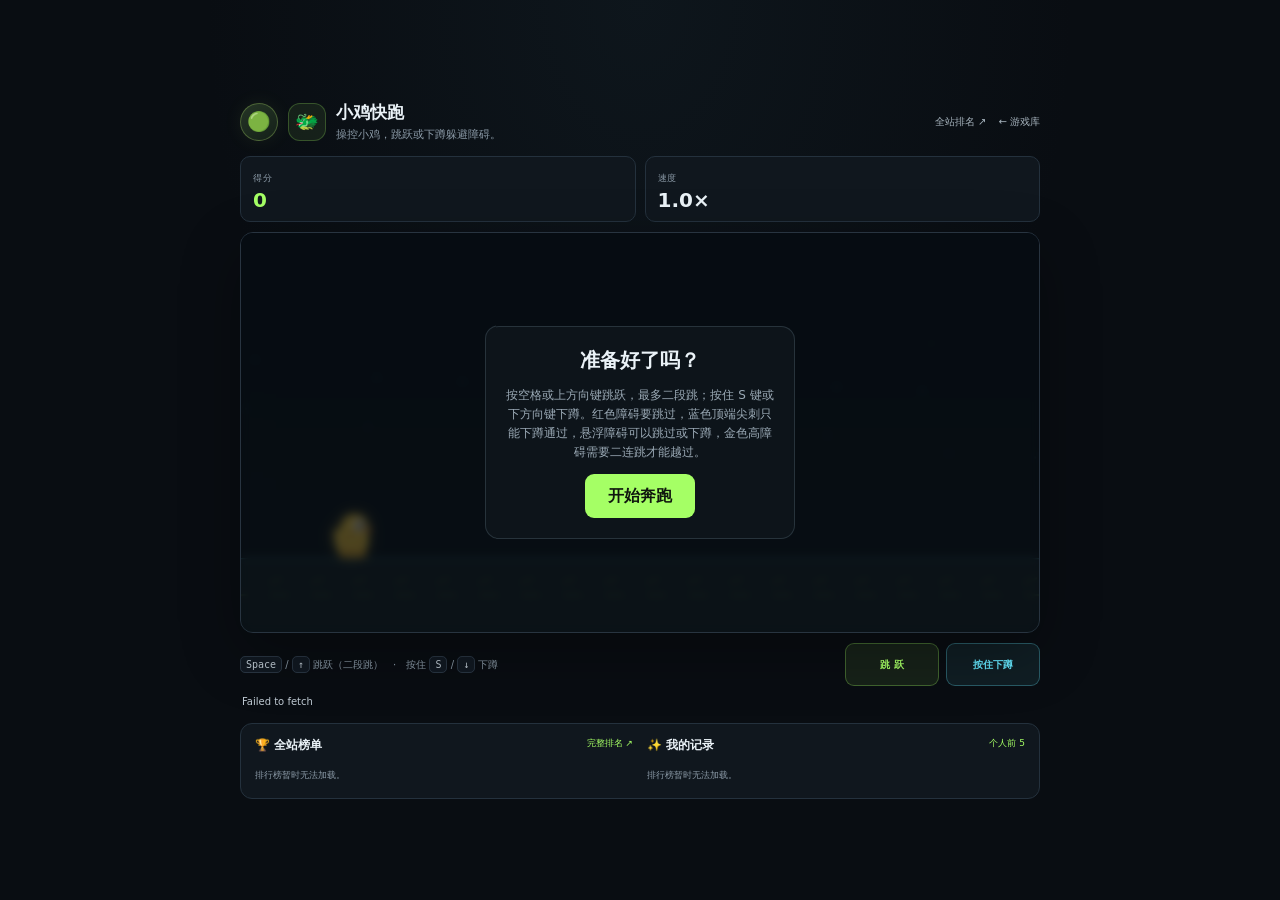
<file: endless-runner.html>
<!doctype html>
<html lang="zh-CN">
<head>
  <meta charset="utf-8">
  <meta name="viewport" content="width=device-width, initial-scale=1">
  <meta name="theme-color" content="#090d12">
  <meta name="description" content="操控小鸡跳跃或下蹲，躲过不断加速的跑酷障碍。">
  <title>小鸡快跑 | 畅游</title>
  <link rel="stylesheet" href="account.css">
  <style>
    :root { color-scheme: dark; font-family: Inter, ui-sans-serif, system-ui, -apple-system, BlinkMacSystemFont, "Segoe UI", sans-serif; --page: #090d12; --line: #24313d; --text: #eaf2f7; --muted: #8b9aa7; --lime: #a5ff65; --cyan: #65e9ff; }
    * { box-sizing: border-box; }
    body { min-width: 320px; min-height: 100vh; margin: 0; display: grid; place-items: center; padding: 22px 14px; background: radial-gradient(ellipse at 50% 0%, rgba(33,57,68,.2), transparent 48%), var(--page); color: var(--text); }
    button, a { font: inherit; } a { color: inherit; }
    .game { width: min(100%, 800px); } .topline { display: flex; align-items: center; justify-content: space-between; gap: 12px; margin-bottom: 14px; }
    .brand { display: flex; align-items: center; gap: 10px; } .brand-mark { display: grid; width: 38px; height: 38px; place-items: center; border: 1px solid rgba(165,255,101,.23); border-radius: 12px; background: rgba(165,255,101,.08); color: var(--lime); font-size: 19px; }
    h1 { margin: 0; font-size: 17px; } .eyebrow { margin: 3px 0 0; color: var(--muted); font-size: 11px; } .top-links { display: flex; gap: 12px; } .top-links a { color: #a7b4be; font-size: 10px; text-decoration: none; white-space: nowrap; }
    .scoreboard { display: grid; grid-template-columns: repeat(2, 1fr); gap: 9px; margin-bottom: 10px; } .stat { padding: 9px 12px; border: 1px solid var(--line); border-radius: 10px; background: #10171e; }
    .stat-label { color: var(--muted); font-size: 9px; letter-spacing: .1em; } .stat-value { display: block; margin-top: 3px; font-size: 20px; font-variant-numeric: tabular-nums; } .stat-value.current { color: var(--lime); }
    .board-wrap { position: relative; overflow: hidden; border: 1px solid #283440; border-radius: 13px; background: #0b1117; box-shadow: 0 20px 60px rgba(0,0,0,.3); } canvas { display: block; width: 100%; height: auto; aspect-ratio: 2 / 1; touch-action: manipulation; }
    .overlay { position: absolute; inset: 0; display: grid; place-items: center; padding: 18px; background: rgba(5,9,13,.7); backdrop-filter: blur(4px); text-align: center; } .overlay[hidden] { display: none; }
    .overlay-card { width: min(100%, 310px); padding: 20px; border: 1px solid rgba(134,160,177,.22); border-radius: 14px; background: rgba(14,21,28,.96); } .overlay h2 { margin: 0; font-size: 20px; } .overlay p { color: #9baab6; font-size: 12px; line-height: 1.6; }
    .primary-button { min-height: 44px; padding: 0 23px; border: 0; border-radius: 9px; background: var(--lime); color: #10170e; cursor: pointer; font-weight: 750; }
    .overlay-actions { display: flex; justify-content: center; gap: 8px; flex-wrap: wrap; }
    .exit-button { display: inline-grid; min-height: 44px; padding: 0 22px; place-items: center; border: 1px solid var(--line); border-radius: 9px; color: #c1ccd5; text-decoration: none; }
    .exit-button[hidden] { display: none; }
    .controls { display: flex; justify-content: space-between; align-items: center; gap: 10px; margin: 10px 0; color: var(--muted); font-size: 10px; } .action-buttons { display: flex; gap: 7px; } .action-buttons button { min-width: 94px; min-height: 43px; border: 1px solid rgba(165,255,101,.3); border-radius: 9px; background: rgba(165,255,101,.09); color: var(--lime); font-weight: 700; touch-action: none; } .action-buttons .duck-button { border-color: rgba(101,233,255,.3); background: rgba(101,233,255,.08); color: var(--cyan); }
    kbd { padding: 2px 5px; border: 1px solid #293542; border-radius: 5px; background: #111922; color: #c1ccd5; }
    .status { min-height: 15px; margin: 5px 2px; color: #c0cbd4; font-size: 10px; }
    .leaderboard { margin-top: 12px; padding: 13px 14px 8px; border: 1px solid var(--line); border-radius: 12px; background: #10171e; } .leaderboard-columns { display: grid; grid-template-columns: repeat(2, 1fr); gap: 14px; } .leaderboard-header { display: flex; justify-content: space-between; gap: 7px; margin-bottom: 7px; } .leaderboard h2 { margin: 0; font-size: 12px; }
    .leaderboard-link { color: var(--lime); font-size: 9px; text-decoration: none; } .leaderboard-list { display: grid; gap: 2px; margin: 0; padding: 0; list-style: none; } .leaderboard-row { display: grid; grid-template-columns: 21px minmax(0,1fr) auto; min-height: 28px; align-items: center; gap: 5px; border-top: 1px solid rgba(144,166,181,.08); color: #c3ced6; font-size: 9px; }
    .leaderboard-rank, .leaderboard-date { color: var(--muted); } .leaderboard-row:first-child .leaderboard-rank, .leaderboard-row:first-child .leaderboard-score { color: var(--lime); } .leaderboard-person { display: flex; align-items: center; gap: 5px; min-width: 0; } .leaderboard-avatar { display: grid; width: 20px; height: 20px; flex: 0 0 auto; overflow: hidden; place-items: center; border-radius: 50%; background: #202830; } .leaderboard-avatar img { width: 100%; height: 100%; object-fit: cover; }
    .leaderboard-name { overflow: hidden; text-overflow: ellipsis; white-space: nowrap; } .leaderboard-date { display: block; font-size: 8px; } .leaderboard-empty { padding: 8px 0; color: var(--muted); font-size: 9px; }
    @media (max-width: 500px) { body { padding: 14px 9px; } .controls { align-items: flex-start; } .leaderboard-columns { grid-template-columns: 1fr; } }
  </style>
</head>
<body>
  <main class="game" aria-label="小鸡快跑游戏">
    <header class="topline"><div class="brand"><button class="account-trigger" type="button" aria-label="登录或注册">🟢</button><span class="brand-mark" aria-hidden="true">🐲</span><div><h1>小鸡快跑</h1><p class="eyebrow">操控小鸡，跳跃或下蹲躲避障碍。</p></div></div><nav class="top-links" aria-label="游戏导航"><a href="leaderboard.html">全站排名 ↗</a><a href="index.html">← 游戏库</a></nav></header>
    <section class="scoreboard" aria-label="游戏统计"><div class="stat"><span class="stat-label">得分</span><strong class="stat-value current" id="score">0</strong></div><div class="stat"><span class="stat-label">速度</span><strong class="stat-value" id="speed">1.0×</strong></div></section>
    <div class="board-wrap"><canvas id="board" width="800" height="400" aria-label="小鸡快跑游戏区域"></canvas><div class="overlay" id="overlay"><div class="overlay-card"><h2 id="overlayTitle">准备好了吗？</h2><p id="overlayMessage">按空格或上方向键跳跃，最多二段跳；按住 S 键或下方向键下蹲。红色障碍要跳过，蓝色顶端尖刺只能下蹲通过，悬浮障碍可以跳过或下蹲，金色高障碍需要二连跳才能越过。</p><div class="overlay-actions"><button class="primary-button" id="startButton" type="button">开始奔跑</button><a class="exit-button" id="exitButton" href="index.html" hidden>退出</a></div></div></div></div>
    <div class="controls"><span><kbd>Space</kbd> / <kbd>↑</kbd> 跳跃（二段跳）　·　按住 <kbd>S</kbd> / <kbd>↓</kbd> 下蹲</span><div class="action-buttons"><button class="jump-button" id="jumpButton" type="button">跳 跃</button><button class="duck-button" id="duckButton" type="button">按住下蹲</button></div></div>
    <p class="status" id="status" aria-live="polite">准备开始</p>
    <section class="leaderboard" aria-label="小鸡快跑排行榜"><div class="leaderboard-columns"><section><div class="leaderboard-header"><h2>🏆 全站榜单</h2><a class="leaderboard-link" href="leaderboard.html">完整排名 ↗</a></div><ol class="leaderboard-list" id="globalList" aria-live="polite"></ol></section><section><div class="leaderboard-header"><h2>✨ 我的记录</h2><span class="leaderboard-link">个人前 5</span></div><ol class="leaderboard-list" id="personalList" aria-live="polite"></ol></section></div></section>
  </main>
  <script src="supabase-config.js"></script><script src="site-account.js"></script>
  <script>
    (() => {
      const canvas = document.getElementById("board"), ctx = canvas.getContext("2d"), scoreEl = document.getElementById("score"), speedEl = document.getElementById("speed"), statusEl = document.getElementById("status"), overlay = document.getElementById("overlay"), titleEl = document.getElementById("overlayTitle"), messageEl = document.getElementById("overlayMessage"), startButton = document.getElementById("startButton"), exitButton = document.getElementById("exitButton"), globalList = document.getElementById("globalList"), personalList = document.getElementById("personalList"), gameSlug = "endless-runner";
      const width = canvas.width, height = canvas.height, groundY = 326;
      let player, obstacles = [], score = 0, speed = 270, spawnIn = 1, groundOffset = 0, jumpsLeft = 2, duckHeld = false, state = "ready", lastFrame = 0, audioContext = null;
      refreshLeaderboards(); window.gameSite.onAuthChanged(() => refreshLeaderboards()); reset(); draw();
      function reset() { player = { x: 92, y: groundY - 42, width: 38, height: 42, velocityY: 0, crouched: false }; obstacles = []; score = 0; speed = 270; spawnIn = .95; groundOffset = 0; jumpsLeft = 2; duckHeld = false; scoreEl.textContent = "0"; speedEl.textContent = "1.0×"; }
      function startGame() { if (state === "running") return; if (state === "ready" || state === "over") reset(); exitButton.hidden = true; state = "running"; overlay.hidden = true; statusEl.textContent = "奔跑中！"; lastFrame = 0; getAudio(); requestAnimationFrame(loop); }
      function jump() { if (state !== "running") { if (state === "ready" || state === "over") startGame(); if (state !== "running") return; } if (jumpsLeft <= 0) return; duckHeld = false; player.crouched = false; player.height = 42; if (player.velocityY === 0) player.y = groundY - player.height; player.velocityY = jumpsLeft === 2 ? -465 : -405; jumpsLeft -= 1; playTone(jumpsLeft ? 510 : 680, .08); }
      function setDuck(held) { if (state !== "running") { if (held && (state === "ready" || state === "over")) startGame(); if (state !== "running") return; } duckHeld = held; }
      function loop(timestamp) { if (state !== "running") return; const dt = Math.min((timestamp - (lastFrame || timestamp)) / 1000, .04); lastFrame = timestamp; update(dt); draw(); if (state === "running") requestAnimationFrame(loop); }
      function update(dt) {
        speed = Math.min(680, 270 + score * 1.3);
        player.velocityY += 1180 * dt; player.y += player.velocityY * dt;
        if (player.y + player.height >= groundY) { player.velocityY = 0; jumpsLeft = 2; }
        player.crouched = duckHeld && player.velocityY === 0;
        player.height = player.crouched ? 22 : 42;
        if (player.velocityY === 0) player.y = groundY - player.height;
        groundOffset = (groundOffset + speed * dt) % 42;
        spawnIn -= dt;
        if (spawnIn <= 0) {
          const roll = Math.random();
          let obstacle;
          if (roll < .5) {
            const h = 36 + Math.random() * 18, w = 21 + Math.random() * 12;
            obstacle = { type: "jump", x: width + 8, y: groundY - h, width: w, height: h };
          } else if (roll < .8) {
            const w = 45 + Math.random() * 22, h = groundY - 30;
            obstacle = { type: "duck", x: width + 8, y: 0, width: w, height: h };
          } else if (roll < .9) {
            const w = 29 + Math.random() * 15, h = 8;
            obstacle = { type: "either", x: width + 8, y: groundY - 34, width: w, height: h };
          } else {
            const h = 108 + Math.random() * 12, w = 26 + Math.random() * 8;
            obstacle = { type: "double", x: width + 8, y: groundY - h, width: w, height: h };
          }
          obstacles.push({ ...obstacle, passed: false });
          spawnIn = Math.max(.78, 1.3 + Math.random() * .75 - (speed - 270) / 1000);
        }
        for (const obstacle of obstacles) {
          obstacle.x -= speed * dt;
          if (!obstacle.passed && obstacle.x + obstacle.width < 0) { obstacle.passed = true; score += 10; scoreEl.textContent = String(score); playTone(740, .045, "triangle"); }
          const overlapsX = player.x + player.width - 5 > obstacle.x + 3 && player.x + 5 < obstacle.x + obstacle.width - 3;
          const overlapsY = player.y + player.height > obstacle.y + 3 && player.y < obstacle.y + obstacle.height - 3;
          if (overlapsX && (overlapsY || obstacle.type === "duck" && !player.crouched)) { endGame(); return; }
        }
        obstacles = obstacles.filter((obstacle) => obstacle.x + obstacle.width > -4);
        speedEl.textContent = `${(speed / 270).toFixed(1)}×`;
      }
      function draw() {
        const gradient = ctx.createLinearGradient(0, 0, 0, height); gradient.addColorStop(0, "#0b1520"); gradient.addColorStop(1, "#111c23"); ctx.fillStyle = gradient; ctx.fillRect(0, 0, width, height);
        ctx.fillStyle = "rgba(101,233,255,.17)"; for (let i = 0; i < 32; i += 1) { const x = (i * 113 + 31) % width, y = 28 + (i * 67) % 210; ctx.fillRect(x, y, 2, 2); }
        ctx.fillStyle = "#1b2930"; ctx.fillRect(0, groundY, width, height - groundY); ctx.strokeStyle = "#65e9ff"; ctx.globalAlpha = .52; ctx.beginPath(); ctx.moveTo(0, groundY + .5); ctx.lineTo(width, groundY + .5); ctx.stroke(); ctx.globalAlpha = 1;
        ctx.strokeStyle = "rgba(165,255,101,.18)"; ctx.lineWidth = 2; for (let x = -groundOffset; x < width; x += 42) { ctx.beginPath(); ctx.moveTo(x, groundY + 20); ctx.lineTo(x - 15, groundY + 25); ctx.stroke(); ctx.beginPath(); ctx.moveTo(x - 14, groundY + 37); ctx.lineTo(x + 7, groundY + 37); ctx.stroke(); }
        obstacles.forEach((obstacle) => {
          const color = obstacle.type === "jump" ? "#ff6688" : obstacle.type === "duck" ? "#65e9ff" : obstacle.type === "double" ? "#ffd84d" : "#c487ff";
          ctx.fillStyle = color; ctx.shadowColor = color; ctx.shadowBlur = 10;
          if (obstacle.type === "jump") {
            ctx.beginPath(); ctx.moveTo(obstacle.x, groundY); ctx.lineTo(obstacle.x + obstacle.width * .5, obstacle.y); ctx.lineTo(obstacle.x + obstacle.width, groundY); ctx.closePath(); ctx.fill();
          } else if (obstacle.type === "duck") {
            ctx.fillRect(obstacle.x, obstacle.y, obstacle.width, 9);
            for (let offset = 0; offset < obstacle.width; offset += 14) {
              const spikeWidth = Math.min(14, obstacle.width - offset);
              ctx.beginPath(); ctx.moveTo(obstacle.x + offset, obstacle.y + 8); ctx.lineTo(obstacle.x + offset + spikeWidth / 2, obstacle.height); ctx.lineTo(obstacle.x + offset + spikeWidth, obstacle.y + 8); ctx.closePath(); ctx.fill();
            }
          } else {
            ctx.fillRect(obstacle.x, obstacle.y, obstacle.width, obstacle.height);
          }
          ctx.shadowBlur = 0;
        });
        drawMascot();
      }
      function drawMascot() {
        const x = player.x, y = player.y, w = player.width, h = player.height;
        ctx.save();
        ctx.fillStyle = "#ffd84d"; ctx.shadowColor = "rgba(255,216,77,.55)"; ctx.shadowBlur = 12;
        ctx.beginPath(); ctx.ellipse(x + w * .5, y + h * .58, w * .43, h * .4, 0, 0, Math.PI * 2); ctx.fill();
        ctx.beginPath(); ctx.moveTo(x + 9, y + h * .58); ctx.quadraticCurveTo(x - 3, y + h * .45, x + 3, y + h * .32); ctx.lineTo(x + 14, y + h * .48); ctx.fill();
        ctx.beginPath(); ctx.ellipse(x + w * .57, y + h * .25, w * .34, h * .29, -.08, 0, Math.PI * 2); ctx.fill();
        ctx.beginPath(); ctx.moveTo(x + 14, y + h * .13); ctx.lineTo(x + 19, y + h * .02); ctx.lineTo(x + 24, y + h * .16); ctx.fill();
        ctx.beginPath(); ctx.moveTo(x + 25, y + h * .08); ctx.lineTo(x + 31, y + h * .01); ctx.lineTo(x + 32, y + h * .16); ctx.fill();
        ctx.shadowBlur = 0;
        ctx.fillStyle = "#fff"; ctx.beginPath(); ctx.ellipse(x + w * .69, y + h * .22, 5, 6, 0, 0, Math.PI * 2); ctx.fill();
        ctx.fillStyle = "#26313a"; ctx.beginPath(); ctx.arc(x + w * .72, y + h * .23, 2.5, 0, Math.PI * 2); ctx.fill();
        ctx.fillStyle = "#e99a42"; ctx.beginPath(); ctx.ellipse(x + w * .92, y + h * .33, 4, 2.5, 0, 0, Math.PI * 2); ctx.fill();
        ctx.strokeStyle = "#bd8034"; ctx.lineWidth = 1.5; ctx.beginPath(); ctx.ellipse(x + w * .5, y + h * .62, w * .18, h * .22, 0, 0, Math.PI * 2); ctx.stroke();
        ctx.fillStyle = "#c99125"; ctx.beginPath(); ctx.ellipse(x + w * .34, y + h * .92, 7, 3, 0, 0, Math.PI * 2); ctx.ellipse(x + w * .72, y + h * .92, 7, 3, 0, 0, Math.PI * 2); ctx.fill();
        ctx.restore();
      }
      function endGame() {
        if (state !== "running") return;
        state = "over"; titleEl.textContent = "撞上障碍！"; messageEl.textContent = `成功躲过 ${score / 10} 个障碍，获得 ${score} 分。`; startButton.textContent = "再跑一次"; exitButton.hidden = false; overlay.hidden = false; statusEl.textContent = "本局结束，碰撞不计入得分。"; playTone(160, .25, "sawtooth"); submitScore();
      }
      function getAudio() { if (audioContext) return audioContext; const Type = window.AudioContext || window.webkitAudioContext; if (!Type) return null; try { audioContext = new Type(); return audioContext; } catch (error) { console.warn("Unable to initialize runner audio.", error); return null; } }
      function playTone(frequency, duration, type = "square") { const audio = getAudio(); if (!audio) return; if (audio.state === "suspended") audio.resume().catch((error) => console.warn("Unable to resume runner audio.", error)); const now = audio.currentTime, oscillator = audio.createOscillator(), gain = audio.createGain(); oscillator.type = type; oscillator.frequency.setValueAtTime(frequency, now); oscillator.frequency.exponentialRampToValueAtTime(Math.max(70, frequency * .65), now + duration); gain.gain.setValueAtTime(.03, now); gain.gain.exponentialRampToValueAtTime(.001, now + duration); oscillator.connect(gain); gain.connect(audio.destination); oscillator.start(now); oscillator.stop(now + duration); }
      function renderLeaderboard(list, entries, empty) {
        list.replaceChildren(); if (!entries.length) { const li = document.createElement("li"); li.className = "leaderboard-empty"; li.textContent = empty; list.append(li); return; }
        entries.forEach((entry, index) => {
          const row = document.createElement("li"); row.className = "leaderboard-row"; const rank = document.createElement("span"); rank.className = "leaderboard-rank"; rank.textContent = String(index + 1).padStart(2, "0");
          const person = document.createElement("span"); person.className = "leaderboard-person"; const avatar = document.createElement("span"); avatar.className = "leaderboard-avatar"; avatar.textContent = entry.profiles && entry.profiles.avatar || "🟢";
          try { const photo = new URL(avatar.textContent), project = new URL(window.GAME_SITE_SUPABASE.url); if (photo.origin === project.origin && photo.pathname.startsWith("/storage/v1/object/public/profile-avatars/")) { const image = document.createElement("img"); image.src = photo.href; image.alt = ""; avatar.replaceChildren(image); } } catch (error) { /* Emoji avatars are not URLs. */ }
          const name = document.createElement("span"); name.className = "leaderboard-name"; name.textContent = entry.profiles && entry.profiles.nickname || "玩家"; const date = document.createElement("time"); date.className = "leaderboard-date"; date.dateTime = entry.created_at; date.textContent = new Date(entry.created_at).toLocaleDateString("zh-CN"); name.append(date); person.append(avatar, name);
          const points = document.createElement("strong"); points.className = "leaderboard-score"; points.textContent = Number(entry.score).toLocaleString("en-US"); row.append(rank, person, points); list.append(row);
        });
      }
      async function refreshLeaderboards() { if (!window.gameSite.isConfigured) { renderLeaderboard(globalList, [], "排行榜服务尚未配置。"); renderLeaderboard(personalList, [], "排行榜服务尚未配置。"); return; } try { renderLeaderboard(globalList, await window.gameSite.getScores(gameSlug, "global", 10), "还没有玩家上榜，完成挑战来占位。"); if (window.gameSite.user) renderLeaderboard(personalList, await window.gameSite.getScores(gameSlug, "personal", 5), "完成一局后查看个人成绩。"); else renderLeaderboard(personalList, [], "登录后查看个人前五成绩。"); } catch (error) { renderLeaderboard(globalList, [], "排行榜暂时无法加载。"); renderLeaderboard(personalList, [], "排行榜暂时无法加载。"); statusEl.textContent = error.message; } }
      async function submitScore() { if (!score) { refreshLeaderboards(); return; } try { await window.gameSite.submitScore(gameSlug, score); await refreshLeaderboards(); } catch (error) { statusEl.textContent = error.message.includes("登录后") ? "登录后可提交成绩。" : "成绩提交失败。"; console.error("Unable to submit runner score.", error); } }
      const duckButton = document.getElementById("duckButton");
      startButton.addEventListener("click", startGame);
      exitButton.addEventListener("click", (event) => { if (window.history.length > 1) { event.preventDefault(); window.history.back(); } });
      document.getElementById("jumpButton").addEventListener("click", jump);
      duckButton.addEventListener("pointerdown", (event) => { event.preventDefault(); duckButton.setPointerCapture(event.pointerId); setDuck(true); });
      ["pointerup", "pointercancel", "lostpointercapture"].forEach((name) => duckButton.addEventListener(name, () => setDuck(false)));
      canvas.addEventListener("pointerdown", jump);
      document.addEventListener("keydown", (event) => {
        if (["Space", "ArrowUp", "KeyW", "ArrowDown", "KeyS"].includes(event.code)) event.preventDefault();
        if (event.code === "ArrowDown" || event.code === "KeyS") { if (!event.repeat) setDuck(true); return; }
        if (["Space", "ArrowUp", "KeyW"].includes(event.code) && !event.repeat) jump();
      });
      document.addEventListener("keyup", (event) => { if (event.code === "ArrowDown" || event.code === "KeyS") setDuck(false); });
      window.addEventListener("blur", () => setDuck(false));
    })();
  </script>
</body>
</html>
</file>
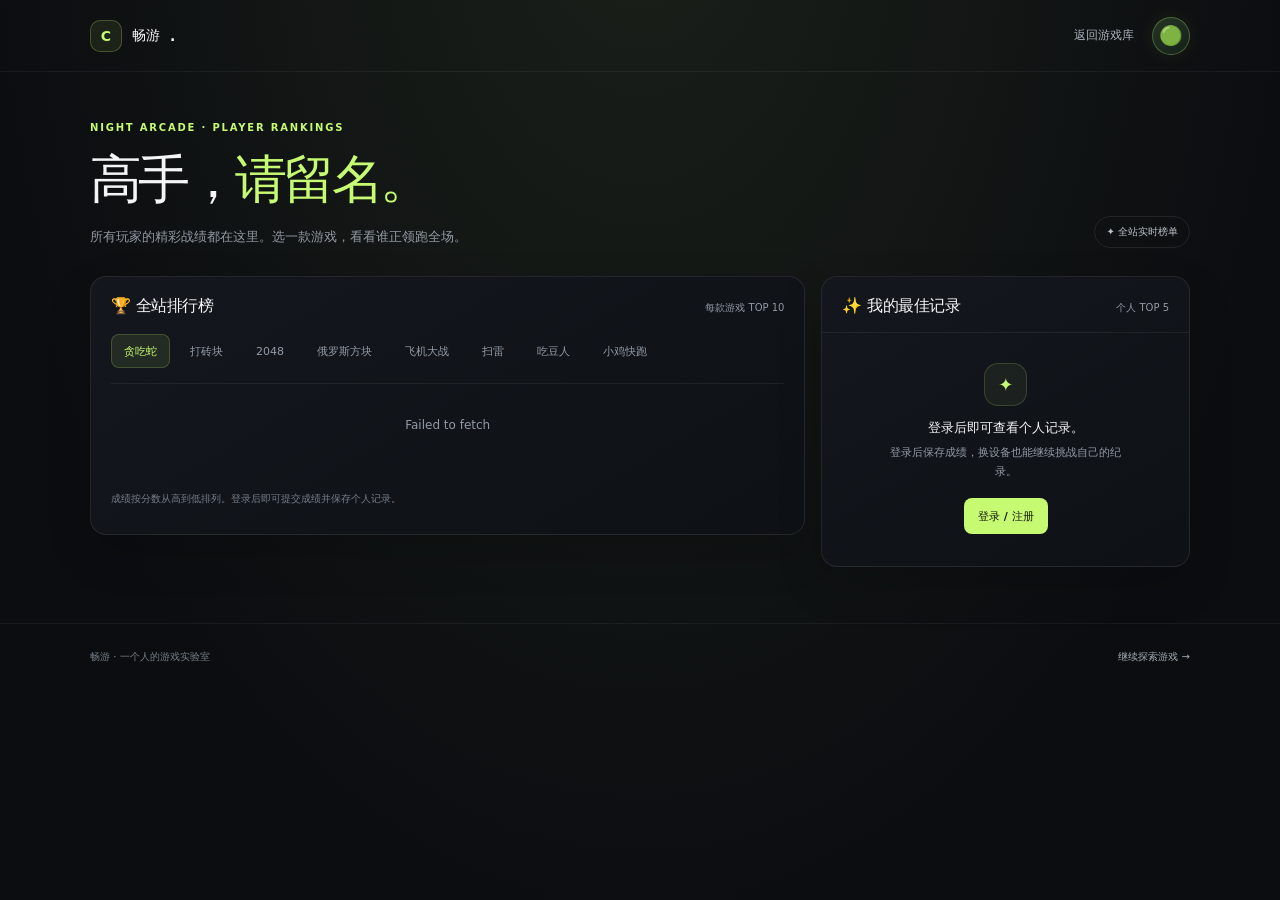
<file: leaderboard.html>
<!doctype html>
<html lang="zh-CN">
<head>
  <meta charset="utf-8">
  <meta name="viewport" content="width=device-width, initial-scale=1">
  <meta name="theme-color" content="#0b0d10">
  <meta name="description" content="查看所有玩家的游戏成绩，冲击全站排行榜。">
  <title>全站排行榜 | 畅游</title>
  <link rel="stylesheet" href="account.css">
  <link rel="stylesheet" href="leaderboard.css">
</head>
<body>
  <header class="rank-header">
    <nav class="rank-nav rank-shell" aria-label="主导航">
      <a class="rank-brand" href="index.html"><span class="rank-brand-mark" aria-hidden="true">C</span>畅游<span aria-hidden="true">.</span></a>
      <div class="rank-nav-actions">
        <a class="rank-home" href="index.html">返回游戏库</a>
        <button class="account-trigger" type="button" aria-label="登录或注册">🟢</button>
      </div>
    </nav>
  </header>

  <main class="rank-shell">
    <section class="rank-hero" aria-labelledby="rankTitle">
      <p class="rank-kicker">NIGHT ARCADE · PLAYER RANKINGS</p>
      <div class="rank-title-row">
        <div>
          <h1 class="rank-title" id="rankTitle">高手，<span>请留名。</span></h1>
          <p class="rank-description">所有玩家的精彩战绩都在这里。选一款游戏，看看谁正领跑全场。</p>
        </div>
        <span class="rank-season">✦ 全站实时榜单</span>
      </div>
    </section>

    <div class="rank-layout">
      <section class="rank-panel" aria-labelledby="globalTitle">
        <div class="rank-panel-head">
          <div class="rank-panel-title-line">
            <h2 id="globalTitle">🏆 全站排行榜</h2>
            <span class="rank-panel-caption">每款游戏 TOP 10</span>
          </div>
          <div class="rank-game-tabs" role="group" aria-label="选择排行榜游戏">
            <button class="rank-game-tab" type="button" data-game="neon-snake" aria-pressed="true">贪吃蛇</button>
            <button class="rank-game-tab" type="button" data-game="neon-breakout" aria-pressed="false">打砖块</button>
            <button class="rank-game-tab" type="button" data-game="2048" aria-pressed="false">2048</button>
            <button class="rank-game-tab" type="button" data-game="classic-tetris" aria-pressed="false">俄罗斯方块</button>
            <button class="rank-game-tab" type="button" data-game="space-invaders" aria-pressed="false">飞机大战</button>
            <button class="rank-game-tab" type="button" data-game="classic-minesweeper" aria-pressed="false">扫雷</button>
            <button class="rank-game-tab" type="button" data-game="classic-pacman" aria-pressed="false">吃豆人</button>
            <button class="rank-game-tab" type="button" data-game="endless-runner" aria-pressed="false">小鸡快跑</button>
          </div>
        </div>
        <ol class="rank-list" id="globalRankList" aria-live="polite">
          <li class="rank-empty">正在加载全站榜单…</li>
        </ol>
        <p class="rank-note">成绩按分数从高到低排列。登录后即可提交成绩并保存个人记录。</p>
      </section>

      <aside class="rank-panel rank-personal" aria-labelledby="personalTitle">
        <div class="rank-panel-head">
          <div class="rank-panel-title-line">
            <h2 id="personalTitle">✨ 我的最佳记录</h2>
            <span class="rank-panel-caption">个人 TOP 5</span>
          </div>
        </div>
        <div id="personalRankContent">
          <div class="rank-locked">
            <span class="rank-lock-icon" aria-hidden="true">↗</span>
            <strong>登录后查看你的记录</strong>
            <p>每一局成绩都会保存到账号，换设备也能继续挑战自己的纪录。</p>
            <button class="rank-login" type="button" id="rankLogin">登录 / 注册</button>
          </div>
        </div>
      </aside>
    </div>
  </main>

  <footer class="rank-footer">
    <div class="rank-footer-inner rank-shell">
      <span>畅游 · 一个人的游戏实验室</span>
      <a href="index.html">继续探索游戏 →</a>
    </div>
  </footer>

  <script src="supabase-config.js"></script>
  <script src="site-account.js"></script>
  <script>
    (() => {
      const globalList = document.getElementById("globalRankList");
      const personalContent = document.getElementById("personalRankContent");
      const tabs = Array.from(document.querySelectorAll("[data-game]"));
      let selectedGame = "neon-snake";
      let refreshId = 0;

      document.getElementById("rankLogin").addEventListener("click", () => {
        document.querySelector(".account-trigger").click();
      });
      tabs.forEach((tab) => tab.addEventListener("click", () => {
        selectedGame = tab.dataset.game;
        tabs.forEach((item) => item.setAttribute("aria-pressed", String(item === tab)));
        refresh();
      }));
      window.gameSite.onAuthChanged(() => refresh());
      refresh();

      async function refresh() {
        const requestId = ++refreshId;
        if (!window.gameSite.isConfigured) {
          showEmpty(globalList, "排行榜服务尚未配置，请稍后再来查看。");
          renderPersonalMessage("请先连接排行榜服务。");
          return;
        }
        try {
          const globalScores = await window.gameSite.getScores(selectedGame, "global", 10);
          if (requestId !== refreshId) return;
          renderScores(globalList, globalScores);
          if (window.gameSite.user) {
            const personalScores = await window.gameSite.getScores(selectedGame, "personal", 5);
            if (requestId !== refreshId) return;
              const list = document.createElement("ol");
              list.className = "rank-list";
              personalContent.replaceChildren(list);
              renderScores(list, personalScores);
          } else {
            renderPersonalMessage("登录后查看你的个人前五成绩。");
          }
        } catch (error) {
          if (requestId !== refreshId) return;
          showEmpty(globalList, error.message || "排行榜暂时无法加载。");
          renderPersonalMessage("登录后即可查看个人记录。");
        }
      }

      function showEmpty(container, message) {
        container.replaceChildren();
        const item = document.createElement("li");
        item.className = "rank-empty";
        item.textContent = message;
        container.append(item);
      }

      function renderPersonalMessage(message) {
        personalContent.replaceChildren();
        const state = document.createElement("div");
        state.className = "rank-locked";
        const icon = document.createElement("span");
        icon.className = "rank-lock-icon";
        icon.setAttribute("aria-hidden", "true");
        icon.textContent = "✦";
        const title = document.createElement("strong");
        title.textContent = message;
        const description = document.createElement("p");
        description.textContent = window.gameSite.user ? "完成一局并提交成绩，你的最佳表现会显示在这里。" : "登录后保存成绩，换设备也能继续挑战自己的纪录。";
        state.append(icon, title, description);
        if (!window.gameSite.user) {
          const button = document.createElement("button");
          button.className = "rank-login";
          button.type = "button";
          button.textContent = "登录 / 注册";
          button.addEventListener("click", () => document.querySelector(".account-trigger").click());
          state.append(button);
        }
        personalContent.append(state);
      }

      function renderScores(container, scores) {
        container.replaceChildren();
        if (!scores.length) {
          showEmpty(container, "还没有成绩记录，来成为第一个上榜的玩家吧。");
          return;
        }
        for (const [index, entry] of scores.entries()) {
          const row = document.createElement("li");
          row.className = "rank-row";
          const place = document.createElement("span");
          place.className = "rank-place";
          place.textContent = String(index + 1).padStart(2, "0");
          const player = document.createElement("span");
          player.className = "rank-player";
          const avatar = document.createElement("span");
          avatar.className = "rank-avatar";
          renderAvatar(avatar, entry.profiles && entry.profiles.avatar);
          const info = document.createElement("span");
          info.className = "rank-player-info";
          const nickname = document.createElement("span");
          nickname.className = "rank-nickname";
          nickname.textContent = entry.profiles && entry.profiles.nickname || "玩家";
          const date = document.createElement("time");
          date.className = "rank-date";
          date.dateTime = entry.created_at;
          date.textContent = new Date(entry.created_at).toLocaleDateString("zh-CN");
          info.append(nickname, date);
          player.append(avatar, info);
          const score = document.createElement("strong");
          score.className = "rank-score";
          score.textContent = `${entry.score} 分`;
          const scoreDetails = document.createElement("span");
          scoreDetails.className = "rank-score-details";
          scoreDetails.append(score);
          if (Number.isInteger(entry.duration_seconds)) {
            const duration = document.createElement("span");
            duration.className = "rank-duration";
            duration.textContent = `用时 ${formatDuration(entry.duration_seconds)}`;
            scoreDetails.append(duration);
          }
          row.append(place, player, scoreDetails);
          container.append(row);
        }
      }

      function formatDuration(value) {
        const minutes = Math.floor(value / 60);
        const seconds = value % 60;
        return minutes ? `${minutes}分${String(seconds).padStart(2, "0")}秒` : `${seconds}秒`;
      }

      function renderAvatar(container, value) {
        const project = new URL(window.GAME_SITE_SUPABASE.url);
        let imageUrl = null;
        try {
          const candidate = new URL(value);
          if (candidate.origin === project.origin && candidate.pathname.startsWith("/storage/v1/object/public/profile-avatars/")) imageUrl = candidate.href;
        } catch (error) {
          imageUrl = null;
        }
        if (!imageUrl) {
          container.textContent = value || "🟢";
          return;
        }
        const image = document.createElement("img");
        image.className = "rank-avatar-image";
        image.alt = "";
        image.src = imageUrl;
        image.addEventListener("error", () => image.replaceWith(document.createTextNode("🟢")), { once: true });
        container.append(image);
      }
    })();
  </script>
</body>
</html>
</file>
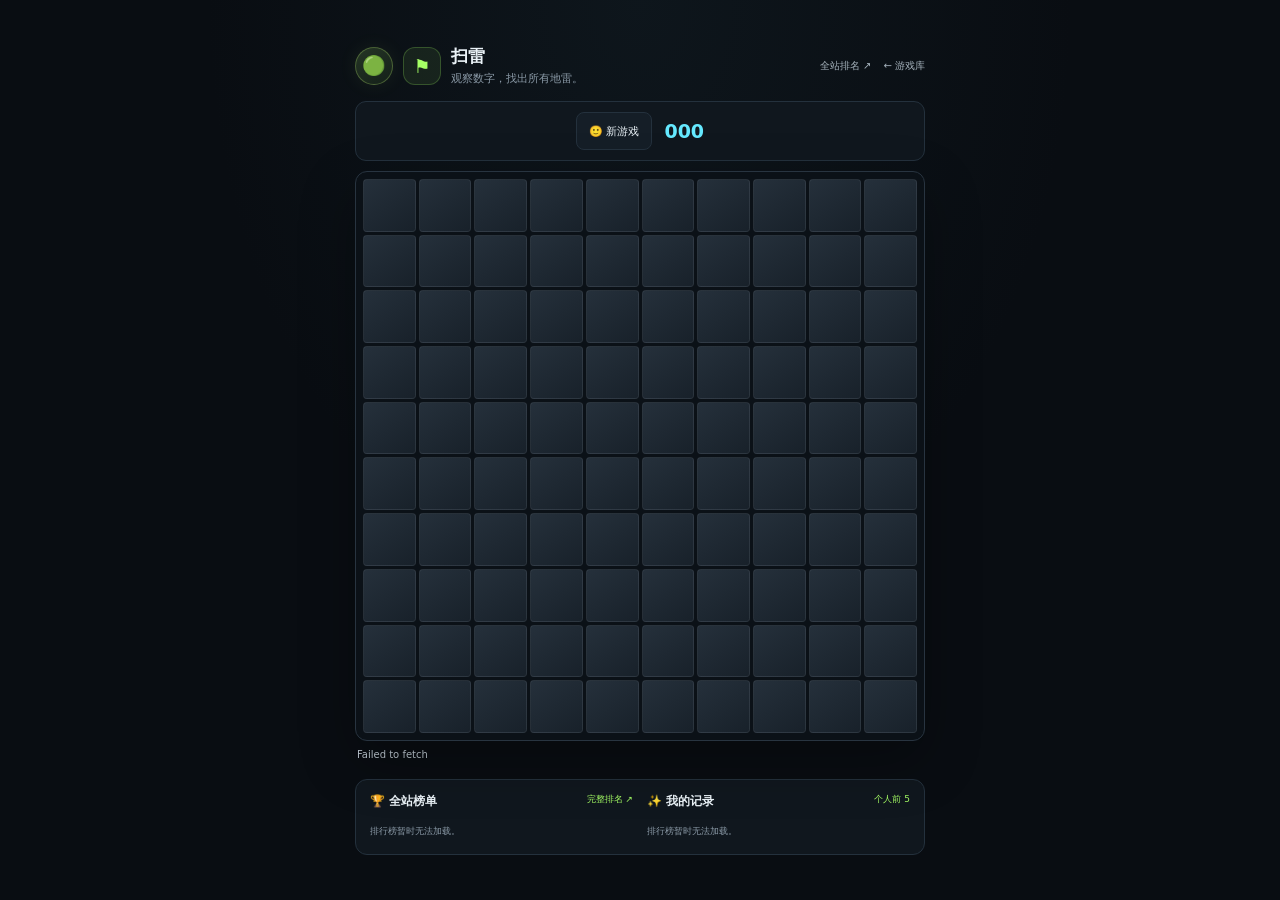
<file: minesweeper.html>
<!doctype html>
<html lang="zh-CN">
<head>
  <meta charset="utf-8">
  <meta name="viewport" content="width=device-width, initial-scale=1">
  <meta name="theme-color" content="#090d12">
  <meta name="description" content="揭开安全格子，标记 10x10 扫雷棋盘中的地雷。">
  <title>扫雷 | 畅游</title>
  <link rel="stylesheet" href="account.css">
  <style>
    :root { color-scheme: dark; font-family: Inter, ui-sans-serif, system-ui, -apple-system, BlinkMacSystemFont, "Segoe UI", sans-serif; --page: #090d12; --line: #24313d; --text: #eaf2f7; --muted: #8b9aa7; --lime: #a5ff65; --cyan: #65e9ff; }
    * { box-sizing: border-box; }
    body { min-width: 320px; min-height: 100vh; margin: 0; display: grid; place-items: center; padding: 22px 14px; background: radial-gradient(ellipse at 50% 0%, rgba(33,57,68,.2), transparent 48%), var(--page); color: var(--text); }
    button, a { font: inherit; } a { color: inherit; }
    .game { width: min(100%, 570px); }
    .topline { display: flex; align-items: center; justify-content: space-between; gap: 12px; margin-bottom: 15px; }
    .brand { display: flex; align-items: center; gap: 10px; } .brand-mark { display: grid; width: 38px; height: 38px; place-items: center; border: 1px solid rgba(165,255,101,.22); border-radius: 12px; background: rgba(165,255,101,.08); color: var(--lime); font-size: 19px; }
    h1 { margin: 0; font-size: 17px; } .eyebrow { margin: 3px 0 0; color: var(--muted); font-size: 11px; } .top-links { display: flex; gap: 12px; } .top-links a { color: #a7b4be; font-size: 10px; text-decoration: none; white-space: nowrap; }
    .toolbar { display: flex; align-items: center; justify-content: center; gap: 12px; margin-bottom: 10px; padding: 10px 12px; border: 1px solid var(--line); border-radius: 11px; background: #10171e; }
    .timer { color: var(--cyan); font-size: 19px; font-weight: 700; font-variant-numeric: tabular-nums; }
    .reset-button { min-height: 38px; padding: 0 12px; border: 1px solid var(--line); border-radius: 8px; background: #151e27; color: var(--text); cursor: pointer; font-size: 11px; }
    .board-wrap { position: relative; padding: 7px; border: 1px solid #283440; border-radius: 12px; background: #0b1117; box-shadow: 0 20px 55px rgba(0,0,0,.28); }
    .board { display: grid; grid-template-columns: repeat(10, minmax(0, 1fr)); gap: 3px; aspect-ratio: 1; }
    .overlay { position: absolute; inset: 7px; z-index: 2; display: grid; place-items: center; padding: 18px; border-radius: 8px; background: rgba(5,9,13,.76); backdrop-filter: blur(4px); text-align: center; }
    .overlay[hidden] { display: none; }
    .overlay-card { width: min(100%, 290px); padding: 20px; border: 1px solid rgba(134,160,177,.22); border-radius: 14px; background: rgba(14,21,28,.96); }
    .overlay h2 { margin: 0; font-size: 20px; } .overlay p { color: #9baab6; font-size: 12px; line-height: 1.6; }
    .overlay-actions { display: flex; justify-content: center; gap: 8px; flex-wrap: wrap; }
    .overlay-button { min-height: 40px; padding: 0 17px; border: 0; border-radius: 8px; background: var(--lime); color: #10170e; cursor: pointer; font-weight: 750; }
    .exit-button { display: inline-grid; min-height: 40px; padding: 0 18px; place-items: center; border: 1px solid var(--line); border-radius: 8px; color: #c1ccd5; text-decoration: none; }
    .exit-button[hidden] { display: none; }
    .cell { display: grid; min-width: 0; min-height: 0; place-items: center; border: 1px solid rgba(255,255,255,.06); border-radius: 4px; background: linear-gradient(145deg, #25303b, #18212a); color: #ecf3f8; cursor: pointer; font-size: clamp(11px, 3vw, 18px); font-weight: 800; user-select: none; }
    .cell:hover:not(.revealed) { background: #303e4a; } .cell.revealed { border-color: rgba(144,166,181,.05); background: #111a22; cursor: default; } .cell.mine-hit { background: rgba(255,91,125,.34); }
    .cell[data-number="1"] { color: #65baff; } .cell[data-number="2"] { color: #a5ff65; } .cell[data-number="3"] { color: #ff6d7a; } .cell[data-number="4"] { color: #aa9bff; } .cell[data-number="5"] { color: #ffad62; } .cell[data-number="6"] { color: #65e9ff; } .cell[data-number="7"] { color: #f1f5f8; } .cell[data-number="8"] { color: #8b9aa7; }
    .status { min-height: 17px; margin: 8px 2px; color: #c0cbd4; font-size: 10px; }
    .leaderboard { margin-top: 13px; padding: 13px 14px 8px; border: 1px solid var(--line); border-radius: 12px; background: #10171e; }
    .leaderboard-columns { display: grid; grid-template-columns: repeat(2, 1fr); gap: 14px; } .leaderboard-header { display: flex; justify-content: space-between; gap: 8px; margin-bottom: 7px; } .leaderboard h2 { margin: 0; font-size: 12px; }
    .leaderboard-link { color: var(--lime); font-size: 9px; text-decoration: none; } .leaderboard-list { display: grid; gap: 2px; margin: 0; padding: 0; list-style: none; }
    .leaderboard-row { display: grid; grid-template-columns: 22px minmax(0,1fr) auto; min-height: 29px; align-items: center; gap: 5px; border-top: 1px solid rgba(144,166,181,.08); color: #c3ced6; font-size: 9px; }
    .leaderboard-rank, .leaderboard-date { color: var(--muted); } .leaderboard-row:first-child .leaderboard-rank, .leaderboard-row:first-child .leaderboard-score { color: var(--lime); }
    .leaderboard-score-wrap { text-align: right; } .leaderboard-duration { display: block; margin-top: 2px; color: var(--cyan); font-size: 8px; font-variant-numeric: tabular-nums; }
    .leaderboard-person { display: flex; align-items: center; gap: 5px; min-width: 0; } .leaderboard-avatar { display: grid; width: 20px; height: 20px; flex: 0 0 auto; place-items: center; overflow: hidden; border-radius: 50%; background: #202830; } .leaderboard-avatar img { width: 100%; height: 100%; object-fit: cover; }
    .leaderboard-name { overflow: hidden; text-overflow: ellipsis; white-space: nowrap; } .leaderboard-date { display: block; font-size: 8px; } .leaderboard-empty { padding: 8px 0; color: var(--muted); font-size: 9px; }
    @media (max-width: 430px) { body { padding: 14px 9px; } .board { gap: 2px; } .board-wrap { padding: 5px; } .cell { border-radius: 2px; font-size: 11px; } .leaderboard-columns { grid-template-columns: 1fr; } }
  </style>
</head>
<body>
  <main class="game" aria-label="扫雷游戏">
    <header class="topline"><div class="brand"><button class="account-trigger" type="button" aria-label="登录或注册">🟢</button><span class="brand-mark" aria-hidden="true">⚑</span><div><h1>扫雷</h1><p class="eyebrow">观察数字，找出所有地雷。</p></div></div><nav class="top-links" aria-label="游戏导航"><a href="leaderboard.html">全站排名 ↗</a><a href="index.html">← 游戏库</a></nav></header>
    <div class="toolbar" aria-label="游戏状态"><button class="reset-button" id="resetButton" type="button" aria-label="重新开始">🙂 新游戏</button><strong class="timer" id="timer" aria-label="用时">000</strong></div>
    <div class="board-wrap"><div class="board" id="board" role="grid" aria-label="10 乘 10 扫雷棋盘"></div><div class="overlay" id="overlay" hidden><div class="overlay-card"><h2 id="overlayTitle"></h2><p id="overlayMessage"></p><div class="overlay-actions"><button class="overlay-button" id="overlayResetButton" type="button">再来一局</button><a class="exit-button" id="exitButton" href="index.html">退出</a></div></div></div></div>
    <p class="status" id="status" aria-live="polite">左键揭开，右键插旗。第一次点击保证安全。</p>
    <section class="leaderboard" aria-label="扫雷排行榜"><div class="leaderboard-columns"><section><div class="leaderboard-header"><h2>🏆 全站榜单</h2><a class="leaderboard-link" href="leaderboard.html">完整排名 ↗</a></div><ol class="leaderboard-list" id="globalList" aria-live="polite"></ol></section><section><div class="leaderboard-header"><h2>✨ 我的记录</h2><span class="leaderboard-link">个人前 5</span></div><ol class="leaderboard-list" id="personalList" aria-live="polite"></ol></section></div></section>
  </main>
  <script src="supabase-config.js"></script><script src="site-account.js"></script>
  <script>
    (() => {
      const size = 10, mineCount = 15, board = document.getElementById("board"), timerEl = document.getElementById("timer"), statusEl = document.getElementById("status"), overlay = document.getElementById("overlay"), overlayTitle = document.getElementById("overlayTitle"), overlayMessage = document.getElementById("overlayMessage"), gameSlug = "classic-minesweeper";
      const globalList = document.getElementById("globalList"), personalList = document.getElementById("personalList");
      let cells = [], revealedCount = 0, seconds = 0, clock = null, started = false, ended = false, audioContext = null;
      createBoard(); refreshLeaderboards(); window.gameSite.onAuthChanged(() => refreshLeaderboards());

      function createBoard() {
        clearInterval(clock); revealedCount = 0; seconds = 0; started = false; ended = false;
        document.getElementById("resetButton").textContent = "🙂 新游戏";
        overlay.hidden = true;
        timerEl.textContent = "000"; statusEl.textContent = "左键揭开，右键插旗。第一次点击保证安全。";
        cells = Array.from({ length: size * size }, (_, index) => ({ row: Math.floor(index / size), column: index % size, mine: false, number: 0, revealed: false, flagged: false }));
        render();
      }
      function neighbors(cell) {
        const result = [];
        for (let dy = -1; dy <= 1; dy += 1) for (let dx = -1; dx <= 1; dx += 1) {
          if (!dx && !dy) continue;
          const row = cell.row + dy, column = cell.column + dx;
          if (row >= 0 && row < size && column >= 0 && column < size) result.push(cells[row * size + column]);
        }
        return result;
      }
      function placeMines(firstCell) {
        const protectedCells = new Set([firstCell, ...neighbors(firstCell)]);
        const available = cells.filter((cell) => !protectedCells.has(cell));
        for (let index = available.length - 1; index > 0; index -= 1) {
          const randomIndex = Math.floor(Math.random() * (index + 1));
          [available[index], available[randomIndex]] = [available[randomIndex], available[index]];
        }
        available.slice(0, mineCount).forEach((cell) => { cell.mine = true; });
        cells.forEach((cell) => { if (!cell.mine) cell.number = neighbors(cell).filter((neighbor) => neighbor.mine).length; });
      }
      function reveal(cell) {
        if (ended || cell.revealed || cell.flagged) return;
        if (!started) {
          placeMines(cell); started = true;
          clock = setInterval(() => { seconds += 1; timerEl.textContent = String(Math.min(seconds, 999)).padStart(3, "0"); }, 1000);
        }
        if (cell.mine) {
          cell.hit = true; cells.filter((item) => item.mine).forEach((mine) => { mine.revealed = true; });
          render(); finish(false); return;
        }
        const queue = [cell];
        while (queue.length) {
          const current = queue.pop();
          if (current.revealed || current.flagged || current.mine) continue;
          current.revealed = true; revealedCount += 1;
          if (current.number === 0) neighbors(current).forEach((neighbor) => { if (!neighbor.revealed && !neighbor.flagged && !neighbor.mine) queue.push(neighbor); });
        }
        playTone(540 + Math.min(cell.number, 8) * 35, .045);
        render();
        if (revealedCount === size * size - mineCount) finish(true);
      }
      function toggleFlag(cell) {
        if (ended || cell.revealed) return;
        cell.flagged = !cell.flagged;
        playTone(cell.flagged ? 310 : 230, .05, "triangle");
        render();
      }
      function finish(won) {
        ended = true; clearInterval(clock); clock = null;
        statusEl.textContent = won ? `胜利！用时 ${seconds} 秒，所有安全格都已揭开。` : "踩到地雷了！再来一局吧。";
        overlayTitle.textContent = won ? "扫雷成功！" : "游戏结束";
        overlayMessage.textContent = won ? `用时 ${seconds} 秒，所有安全格都已揭开。` : "踩到地雷了，再来一局吧。";
        overlay.hidden = false;
        document.getElementById("resetButton").textContent = won ? "😎 再来一局" : "😵 再试一次";
        playTone(won ? 780 : 150, won ? .18 : .22, won ? "sine" : "sawtooth");
        if (won) submitScore();
      }
      document.getElementById("overlayResetButton").addEventListener("click", createBoard);
      document.getElementById("exitButton").addEventListener("click", (event) => { if (window.history.length > 1) { event.preventDefault(); window.history.back(); } });
      function render() {
        const fragment = document.createDocumentFragment();
        cells.forEach((cell, index) => {
          const button = document.createElement("button"); button.type = "button"; button.className = "cell"; button.setAttribute("role", "gridcell");
          const content = cell.flagged ? "⚑" : cell.revealed && cell.mine ? "✹" : cell.revealed && cell.number ? String(cell.number) : "";
          button.textContent = content;
          if (cell.flagged) button.style.color = "#ff7181";
          if (cell.revealed) button.classList.add("revealed");
          if (cell.revealed && cell.number) button.dataset.number = String(cell.number);
          if (cell.hit) button.classList.add("mine-hit");
          if (cell.revealed && cell.mine) button.style.color = "#ff7181";
          button.setAttribute("aria-label", cell.flagged ? `第 ${cell.row + 1} 行第 ${cell.column + 1} 列，旗帜` : cell.revealed ? `第 ${cell.row + 1} 行第 ${cell.column + 1} 列，${cell.mine ? "地雷" : cell.number ? `${cell.number} 个相邻地雷` : "空白"}` : `第 ${cell.row + 1} 行第 ${cell.column + 1} 列，未揭开`);
          button.addEventListener("click", () => reveal(cells[index]));
          button.addEventListener("contextmenu", (event) => { event.preventDefault(); toggleFlag(cells[index]); });
          fragment.append(button);
        });
        board.replaceChildren(fragment);
      }
      function getAudio() {
        if (audioContext) return audioContext;
        const Type = window.AudioContext || window.webkitAudioContext; if (!Type) return null;
        try { audioContext = new Type(); return audioContext; } catch (error) { console.warn("Unable to initialize Minesweeper audio.", error); return null; }
      }
      function playTone(frequency, duration, type = "sine") {
        const audio = getAudio(); if (!audio) return;
        if (audio.state === "suspended") audio.resume().catch((error) => console.warn("Unable to resume Minesweeper audio.", error));
        const now = audio.currentTime, oscillator = audio.createOscillator(), gain = audio.createGain();
        oscillator.type = type; oscillator.frequency.setValueAtTime(frequency, now); oscillator.frequency.exponentialRampToValueAtTime(Math.max(70, frequency * .7), now + duration);
        gain.gain.setValueAtTime(.035, now); gain.gain.exponentialRampToValueAtTime(.001, now + duration); oscillator.connect(gain); gain.connect(audio.destination); oscillator.start(now); oscillator.stop(now + duration);
      }
      function renderLeaderboard(list, entries, empty) {
        list.replaceChildren(); if (!entries.length) { const li = document.createElement("li"); li.className = "leaderboard-empty"; li.textContent = empty; list.append(li); return; }
        entries.forEach((entry, index) => {
          const row = document.createElement("li"); row.className = "leaderboard-row";
          const rank = document.createElement("span"); rank.className = "leaderboard-rank"; rank.textContent = String(index + 1).padStart(2, "0");
          const person = document.createElement("span"); person.className = "leaderboard-person";
          const avatar = document.createElement("span"); avatar.className = "leaderboard-avatar"; avatar.textContent = entry.profiles && entry.profiles.avatar || "🟢";
          try { const photo = new URL(avatar.textContent), project = new URL(window.GAME_SITE_SUPABASE.url); if (photo.origin === project.origin && photo.pathname.startsWith("/storage/v1/object/public/profile-avatars/")) { const image = document.createElement("img"); image.src = photo.href; image.alt = ""; avatar.replaceChildren(image); } } catch (error) { /* Emoji avatars are not URLs. */ }
          const name = document.createElement("span"); name.className = "leaderboard-name"; name.textContent = entry.profiles && entry.profiles.nickname || "玩家";
          const date = document.createElement("time"); date.className = "leaderboard-date"; date.dateTime = entry.created_at; date.textContent = new Date(entry.created_at).toLocaleDateString("zh-CN"); name.append(date); person.append(avatar, name);
          const scoreWrap = document.createElement("span"); scoreWrap.className = "leaderboard-score-wrap";
          const points = document.createElement("strong"); points.className = "leaderboard-score"; points.textContent = `${Number(entry.score).toLocaleString("en-US")} 分`; scoreWrap.append(points);
          if (Number.isInteger(entry.duration_seconds)) { const duration = document.createElement("span"); duration.className = "leaderboard-duration"; duration.textContent = `用时 ${formatDuration(entry.duration_seconds)}`; scoreWrap.append(duration); }
          row.append(rank, person, scoreWrap); list.append(row);
        });
      }
      function formatDuration(value) { const minutes = Math.floor(value / 60); const remainder = value % 60; return minutes ? `${minutes}分${String(remainder).padStart(2, "0")}秒` : `${remainder}秒`; }
      async function refreshLeaderboards() {
        if (!window.gameSite.isConfigured) { renderLeaderboard(globalList, [], "排行榜服务尚未配置。"); renderLeaderboard(personalList, [], "排行榜服务尚未配置。"); return; }
        try { renderLeaderboard(globalList, await window.gameSite.getScores(gameSlug, "global", 10), "还没有通关记录，完成挑战登上榜单吧。"); if (window.gameSite.user) renderLeaderboard(personalList, await window.gameSite.getScores(gameSlug, "personal", 5), "完成一局后查看个人成绩。"); else renderLeaderboard(personalList, [], "登录后查看个人前五成绩。"); }
        catch (error) { renderLeaderboard(globalList, [], "排行榜暂时无法加载。"); renderLeaderboard(personalList, [], "排行榜暂时无法加载。"); statusEl.textContent = error.message; }
      }
      async function submitScore() {
        const score = Math.max(1, 10000 - seconds * 10);
        try { await window.gameSite.submitScore(gameSlug, score, { durationSeconds: seconds }); await refreshLeaderboards(); }
        catch (error) { statusEl.textContent = error.message.includes("登录后") ? `${statusEl.textContent} 登录后可提交成绩。` : `${statusEl.textContent} 成绩提交失败。`; console.error("Unable to submit Minesweeper score.", error); }
      }
      document.getElementById("resetButton").addEventListener("click", createBoard);
      document.addEventListener("contextmenu", (event) => { if (board.contains(event.target)) event.preventDefault(); });
    })();
  </script>
</body>
</html>
</file>
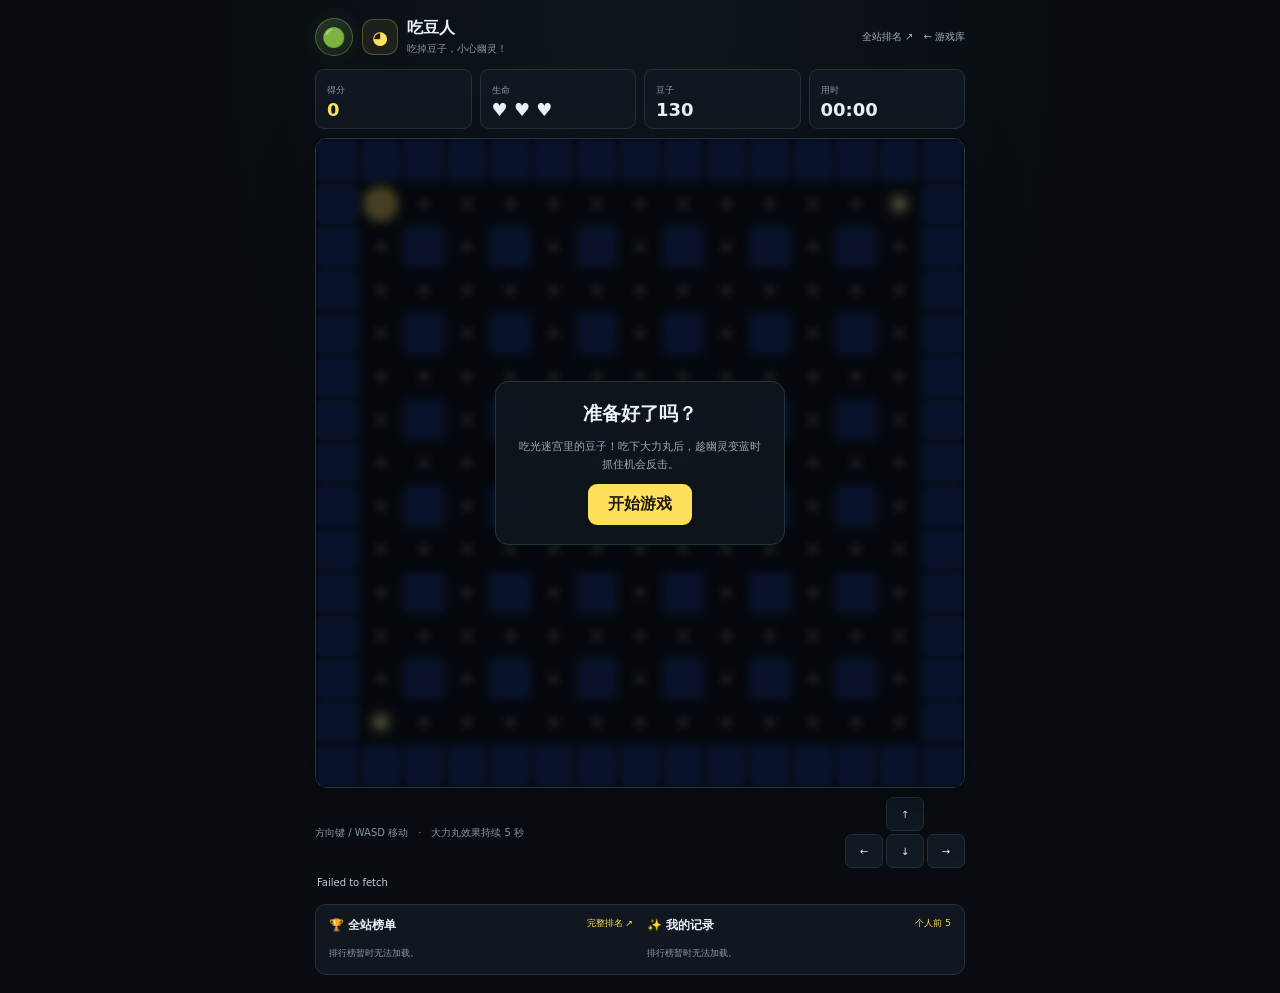
<file: pacman.html>
<!doctype html>
<html lang="zh-CN">
<head>
  <meta charset="utf-8">
  <meta name="viewport" content="width=device-width, initial-scale=1">
  <meta name="theme-color" content="#090d12">
  <meta name="description" content="在迷宫中吃掉豆子、躲避幽灵，用大力丸反击。">
  <title>吃豆人 | 畅游</title>
  <link rel="stylesheet" href="account.css">
  <style>
    :root { color-scheme: dark; font-family: Inter, ui-sans-serif, system-ui, -apple-system, BlinkMacSystemFont, "Segoe UI", sans-serif; --page: #090d12; --line: #24313d; --text: #eaf2f7; --muted: #8b9aa7; --lime: #a5ff65; --cyan: #65e9ff; }
    * { box-sizing: border-box; }
    body { min-width: 320px; min-height: 100vh; margin: 0; display: grid; place-items: center; padding: 18px 12px; background: radial-gradient(ellipse at 50% 0%, rgba(33,57,68,.2), transparent 48%), var(--page); color: var(--text); }
    button, a { font: inherit; } a { color: inherit; }
    .game { width: min(100%, 650px); } .topline { display: flex; align-items: center; justify-content: space-between; gap: 10px; margin-bottom: 13px; }
    .brand { display: flex; align-items: center; gap: 9px; } .brand-mark { display: grid; width: 36px; height: 36px; place-items: center; border: 1px solid rgba(255,224,92,.24); border-radius: 11px; background: rgba(255,224,92,.08); color: #ffe05c; font-size: 18px; }
    h1 { margin: 0; font-size: 16px; } .eyebrow { margin: 3px 0 0; color: var(--muted); font-size: 10px; } .top-links { display: flex; gap: 10px; } .top-links a { color: #a7b4be; font-size: 10px; text-decoration: none; white-space: nowrap; }
    .scoreboard { display: grid; grid-template-columns: repeat(4, 1fr); gap: 8px; margin-bottom: 9px; } .stat { padding: 8px 11px; border: 1px solid var(--line); border-radius: 9px; background: #10171e; }
    .stat-label { color: var(--muted); font-size: 9px; } .stat-value { display: block; margin-top: 2px; font-size: 18px; font-variant-numeric: tabular-nums; } .stat-value.current { color: #ffe05c; }
    .board-wrap { position: relative; overflow: hidden; border: 1px solid #283440; border-radius: 12px; background: #050913; box-shadow: 0 18px 55px rgba(0,0,0,.3); } canvas { display: block; width: 100%; height: auto; aspect-ratio: 1; }
    .overlay { position: absolute; inset: 0; display: grid; place-items: center; padding: 18px; background: rgba(5,9,13,.74); backdrop-filter: blur(4px); text-align: center; } .overlay[hidden] { display: none; }
    .overlay-card { width: min(100%, 290px); padding: 19px; border: 1px solid rgba(134,160,177,.22); border-radius: 14px; background: rgba(14,21,28,.96); }
    .overlay h2 { margin: 0; font-size: 19px; } .overlay p { color: #9baab6; font-size: 11px; line-height: 1.6; } .primary-button { min-height: 41px; padding: 0 20px; border: 0; border-radius: 9px; background: #ffe05c; color: #201b0a; cursor: pointer; font-weight: 750; }
    .overlay-actions { display: flex; justify-content: center; gap: 8px; flex-wrap: wrap; }
    .exit-button { display: inline-grid; min-height: 41px; padding: 0 20px; place-items: center; border: 1px solid var(--line); border-radius: 9px; color: #c1ccd5; text-decoration: none; }
    .exit-button[hidden] { display: none; }
    .controls { display: flex; justify-content: space-between; align-items: center; gap: 10px; margin: 9px 0; color: var(--muted); font-size: 10px; } .dpad { display: grid; grid-template-columns: repeat(3, 38px); grid-template-rows: repeat(2, 34px); gap: 3px; }
    .dpad button { border: 1px solid var(--line); border-radius: 7px; background: #111922; color: var(--text); touch-action: manipulation; } .dpad [data-dir="up"] { grid-column: 2; } .dpad [data-dir="left"] { grid-column: 1; grid-row: 2; } .dpad [data-dir="down"] { grid-column: 2; grid-row: 2; } .dpad [data-dir="right"] { grid-column: 3; grid-row: 2; }
    .status { min-height: 15px; margin: 5px 2px; color: #c0cbd4; font-size: 10px; }
    .leaderboard { margin-top: 12px; padding: 12px 13px 7px; border: 1px solid var(--line); border-radius: 11px; background: #10171e; } .leaderboard-columns { display: grid; grid-template-columns: repeat(2, 1fr); gap: 14px; } .leaderboard-header { display: flex; justify-content: space-between; gap: 7px; margin-bottom: 6px; } .leaderboard h2 { margin: 0; font-size: 12px; }
    .leaderboard-link { color: #ffe05c; font-size: 9px; text-decoration: none; } .leaderboard-list { display: grid; gap: 2px; margin: 0; padding: 0; list-style: none; } .leaderboard-row { display: grid; grid-template-columns: 21px minmax(0,1fr) auto; min-height: 28px; align-items: center; gap: 4px; border-top: 1px solid rgba(144,166,181,.08); color: #c3ced6; font-size: 9px; }
    .leaderboard-rank, .leaderboard-date { color: var(--muted); } .leaderboard-row:first-child .leaderboard-rank, .leaderboard-row:first-child .leaderboard-score { color: #ffe05c; } .leaderboard-person { display: flex; align-items: center; gap: 5px; min-width: 0; } .leaderboard-avatar { display: grid; width: 19px; height: 19px; flex: 0 0 auto; overflow: hidden; place-items: center; border-radius: 50%; background: #202830; } .leaderboard-avatar img { width: 100%; height: 100%; object-fit: cover; }
    .leaderboard-score-wrap { text-align: right; } .leaderboard-duration { display: block; margin-top: 2px; color: var(--cyan); font-size: 8px; font-variant-numeric: tabular-nums; }
    .leaderboard-name { overflow: hidden; text-overflow: ellipsis; white-space: nowrap; } .leaderboard-date { display: block; font-size: 8px; } .leaderboard-empty { padding: 7px 0; color: var(--muted); font-size: 9px; }
    @media (max-width: 460px) { body { padding: 12px 8px; } .controls { align-items: flex-start; } .leaderboard-columns { grid-template-columns: 1fr; } }
  </style>
</head>
<body>
  <main class="game" aria-label="吃豆人游戏">
    <header class="topline"><div class="brand"><button class="account-trigger" type="button" aria-label="登录或注册">🟢</button><span class="brand-mark" aria-hidden="true">◕</span><div><h1>吃豆人</h1><p class="eyebrow">吃掉豆子，小心幽灵！</p></div></div><nav class="top-links" aria-label="游戏导航"><a href="leaderboard.html">全站排名 ↗</a><a href="index.html">← 游戏库</a></nav></header>
    <section class="scoreboard" aria-label="游戏状态"><div class="stat"><span class="stat-label">得分</span><strong class="stat-value current" id="score">0</strong></div><div class="stat"><span class="stat-label">生命</span><strong class="stat-value" id="lives">♥ ♥ ♥</strong></div><div class="stat"><span class="stat-label">豆子</span><strong class="stat-value" id="dots">0</strong></div><div class="stat"><span class="stat-label">用时</span><strong class="stat-value" id="elapsed">00:00</strong></div></section>
    <div class="board-wrap"><canvas id="board" width="600" height="600" aria-label="吃豆人迷宫游戏区域"></canvas><div class="overlay" id="overlay"><div class="overlay-card"><h2 id="overlayTitle">准备好了吗？</h2><p id="overlayMessage">吃光迷宫里的豆子！吃下大力丸后，趁幽灵变蓝时抓住机会反击。</p><div class="overlay-actions"><button class="primary-button" id="startButton" type="button">开始游戏</button><a class="exit-button" id="exitButton" href="index.html" hidden>退出</a></div></div></div></div>
    <div class="controls"><span>方向键 / WASD 移动　·　大力丸效果持续 5 秒</span><div class="dpad" aria-label="触屏方向键"><button data-dir="up" aria-label="向上">↑</button><button data-dir="left" aria-label="向左">←</button><button data-dir="down" aria-label="向下">↓</button><button data-dir="right" aria-label="向右">→</button></div></div>
    <p class="status" id="status" aria-live="polite">准备开始</p>
    <section class="leaderboard" aria-label="吃豆人排行榜"><div class="leaderboard-columns"><section><div class="leaderboard-header"><h2>🏆 全站榜单</h2><a class="leaderboard-link" href="leaderboard.html">完整排名 ↗</a></div><ol class="leaderboard-list" id="globalList" aria-live="polite"></ol></section><section><div class="leaderboard-header"><h2>✨ 我的记录</h2><span class="leaderboard-link">个人前 5</span></div><ol class="leaderboard-list" id="personalList" aria-live="polite"></ol></section></div></section>
  </main>
  <script src="supabase-config.js"></script><script src="site-account.js"></script>
  <script>
    (() => {
      const size = 15, tile = 40, canvas = document.getElementById("board"), ctx = canvas.getContext("2d"), scoreEl = document.getElementById("score"), livesEl = document.getElementById("lives"), dotsEl = document.getElementById("dots"), elapsedEl = document.getElementById("elapsed"), statusEl = document.getElementById("status"), overlay = document.getElementById("overlay"), titleEl = document.getElementById("overlayTitle"), messageEl = document.getElementById("overlayMessage"), startButton = document.getElementById("startButton"), exitButton = document.getElementById("exitButton"), globalList = document.getElementById("globalList"), personalList = document.getElementById("personalList"), gameSlug = "classic-pacman";
      const keyDirections = { ArrowUp: "up", KeyW: "up", ArrowDown: "down", KeyS: "down", ArrowLeft: "left", KeyA: "left", ArrowRight: "right", KeyD: "right" };
      const vectors = { up: [0, -1], down: [0, 1], left: [-1, 0], right: [1, 0] };
      let walls = [], dots = new Set(), powers = new Set(), player, ghosts = [], direction = "left", queuedDirection = "left", score = 0, lives = 3, poweredUntil = 0, playerElapsed = 0, ghostElapsed = 0, elapsedTime = 0, state = "ready", lastFrame = 0, audioContext = null;
      refreshLeaderboards(); window.gameSite.onAuthChanged(() => refreshLeaderboards()); buildLevel(); draw();

      function buildLevel() {
        walls = Array.from({ length: size }, (_, y) => Array.from({ length: size }, (_, x) => x === 0 || y === 0 || x === size - 1 || y === size - 1 || x % 2 === 0 && y % 2 === 0));
        dots = new Set(); powers = new Set(["1,13", "13,1"]); ghosts = [];
        for (let y = 1; y < size - 1; y += 1) for (let x = 1; x < size - 1; x += 1) if (!walls[y][x]) dots.add(key(x, y));
        powers.forEach((spot) => dots.delete(spot));
        const spawn = { x: 7, y: 7 };
        walls[spawn.y][spawn.x] = false;
        player = { x: 1, y: 1 };
        dots.delete(key(player.x, player.y));
        ghosts = [
          { x: 7, y: 6, color: "#ff5268", mode: "chase", name: "红" },
          { x: 6, y: 7, color: "#65e9ff", mode: "ambush", name: "青" },
          { x: 8, y: 7, color: "#ffad62", mode: "shy", name: "橙" }
        ];
        direction = "right"; queuedDirection = "right"; playerElapsed = 0; ghostElapsed = 0; elapsedTime = 0; poweredUntil = 0; updateHud();
      }
      function key(x, y) { return `${x},${y}`; }
      function walkable(x, y) { return x >= 0 && x < size && y >= 0 && y < size && !walls[y][x]; }
      function startGame() { if (state === "running") return; if (state === "ready" || state === "over") { score = 0; lives = 3; buildLevel(); } exitButton.hidden = true; state = "running"; overlay.hidden = true; statusEl.textContent = "快吃豆子！"; lastFrame = 0; getAudio(); requestAnimationFrame(loop); }
      function loop(timestamp) { if (state !== "running") return; const dt = Math.min((timestamp - (lastFrame || timestamp)) / 1000, .05); lastFrame = timestamp; elapsedTime += dt; playerElapsed += dt; ghostElapsed += dt; if (playerElapsed >= .115) { playerElapsed = 0; stepPlayer(); } if (ghostElapsed >= .25) { ghostElapsed = 0; stepGhosts(); } draw(); updateHud(); if (state === "running") requestAnimationFrame(loop); }
      function stepPlayer() {
        const [nextX, nextY] = vectors[queuedDirection]; if (walkable(player.x + nextX, player.y + nextY)) direction = queuedDirection;
        const [dx, dy] = vectors[direction]; if (walkable(player.x + dx, player.y + dy)) { player.x += dx; player.y += dy; }
        const current = key(player.x, player.y);
        if (dots.delete(current)) { score += 10; playTone(540 + score % 3 * 90, .035); }
        if (powers.delete(current)) { score += 50; poweredUntil = performance.now() + 5000; playTone(720, .18, "triangle"); }
        checkCollisions(); updateHud();
        if (dots.size === 0 && state === "running") { statusEl.textContent = "迷宫清空！"; endGame(true); }
      }
      function stepGhosts() {
        ghosts.forEach((ghost, index) => {
          if (ghost.eaten) {
            if (performance.now() >= ghost.returnAt) {
              ghost.x = [7, 6, 8][index];
              ghost.y = [6, 7, 7][index];
              ghost.eaten = false;
            } else return;
          }
          const frightened = performance.now() < poweredUntil;
          let target = { x: player.x, y: player.y };
          if (!frightened && ghost.mode === "ambush") { const [dx, dy] = vectors[direction]; target = { x: player.x + dx * 3, y: player.y + dy * 3 }; }
          if (!frightened && ghost.mode === "shy") { const distance = Math.abs(ghost.x - player.x) + Math.abs(ghost.y - player.y); if (distance < 5) target = { x: 1, y: 13 }; }
          const distances = getDistances(target);
          const options = Object.keys(vectors).filter((name) => { const [dx, dy] = vectors[name]; return walkable(ghost.x + dx, ghost.y + dy); });
          if (!options.length) return;
          options.sort((a, b) => {
            const av = vectors[a], bv = vectors[b], da = distances.get(key(ghost.x + av[0], ghost.y + av[1])) ?? Infinity, db = distances.get(key(ghost.x + bv[0], ghost.y + bv[1])) ?? Infinity;
            return frightened ? db - da : da - db;
          });
          const choice = options[0], [dx, dy] = vectors[choice]; ghost.x += dx; ghost.y += dy;
        });
        checkCollisions();
      }
      function getDistances(target) {
        if (!walkable(target.x, target.y)) {
          let closest = { x: player.x, y: player.y }, distance = Infinity;
          for (let y = 1; y < size - 1; y += 1) for (let x = 1; x < size - 1; x += 1) {
            const candidate = Math.abs(x - target.x) + Math.abs(y - target.y);
            if (walkable(x, y) && candidate < distance) { closest = { x, y }; distance = candidate; }
          }
          target = closest;
        }
        const distances = new Map([[key(target.x, target.y), 0]]);
        const queue = [target];
        while (queue.length) {
          const current = queue.shift();
          const nextDistance = distances.get(key(current.x, current.y)) + 1;
          Object.values(vectors).forEach(([dx, dy]) => {
            const x = current.x + dx, y = current.y + dy, location = key(x, y);
            if (walkable(x, y) && !distances.has(location)) { distances.set(location, nextDistance); queue.push({ x, y }); }
          });
        }
        return distances;
      }
      function checkCollisions() {
        ghosts.forEach((ghost) => {
          if (ghost.eaten || ghost.x !== player.x || ghost.y !== player.y) return;
          if (performance.now() < poweredUntil) { ghost.eaten = true; ghost.returnAt = performance.now() + 1500; score += 200; playTone(850, .13, "triangle"); }
          else loseLife();
        });
        updateHud();
      }
      function loseLife() {
        lives -= 1; playTone(150, .2, "sawtooth"); updateHud();
        if (lives <= 0) { endGame(false); return; }
        const position = [[1, 1], [1, 13], [13, 1]][3 - lives - 1] || [1, 1];
        player = { x: position[0], y: position[1] }; poweredUntil = 0;
        direction = "right"; queuedDirection = "right";
        ghosts.forEach((ghost, index) => { ghost.x = [7, 6, 8][index]; ghost.y = [6, 7, 7][index]; ghost.eaten = false; });
        statusEl.textContent = `小心！还剩 ${lives} 条命。`;
      }
      function endGame(won) {
        if (state !== "running") return;
        state = "over"; titleEl.textContent = won ? "迷宫清空！" : "游戏结束";
        messageEl.textContent = won ? `太棒了！最终得分 ${score.toLocaleString("en-US")}。` : `幽灵抓住了你。本局得分：${score.toLocaleString("en-US")}。`;
        startButton.textContent = "再玩一次"; exitButton.hidden = false; overlay.hidden = false; statusEl.textContent = won ? "胜利！" : "三条命已用完"; submitScore();
      }
      exitButton.addEventListener("click", (event) => { if (window.history.length > 1) { event.preventDefault(); window.history.back(); } });
      function updateHud() { scoreEl.textContent = score.toLocaleString("en-US"); livesEl.textContent = `${"♥ ".repeat(lives).trim()}${"♡ ".repeat(3 - lives).trim()}`; dotsEl.textContent = String(dots.size); elapsedEl.textContent = formatDuration(Math.floor(elapsedTime)); }
      function formatDuration(value) { const minutes = Math.floor(value / 60); const seconds = value % 60; return `${String(minutes).padStart(2, "0")}:${String(seconds).padStart(2, "0")}`; }
      function draw() {
        ctx.fillStyle = "#050913"; ctx.fillRect(0, 0, canvas.width, canvas.height);
        walls.forEach((row, y) => row.forEach((wall, x) => { if (wall) { ctx.fillStyle = "#142b7d"; ctx.fillRect(x * tile + 2, y * tile + 2, tile - 4, tile - 4); ctx.strokeStyle = "#4268ed"; ctx.lineWidth = 1; ctx.strokeRect(x * tile + 4, y * tile + 4, tile - 8, tile - 8); } }));
        dots.forEach((spot) => { const [x, y] = spot.split(",").map(Number); ctx.fillStyle = "#ffe9a8"; ctx.beginPath(); ctx.arc((x + .5) * tile, (y + .5) * tile, 3, 0, Math.PI * 2); ctx.fill(); });
        powers.forEach((spot) => { const [x, y] = spot.split(",").map(Number); ctx.fillStyle = "#fff3b0"; ctx.shadowColor = "#ffe05c"; ctx.shadowBlur = 13; ctx.beginPath(); ctx.arc((x + .5) * tile, (y + .5) * tile, 7, 0, Math.PI * 2); ctx.fill(); ctx.shadowBlur = 0; });
        const centerX = (player.x + .5) * tile, centerY = (player.y + .5) * tile, mouth = Math.abs(Math.sin(performance.now() / 65)) * .36;
        const angle = { right: 0, down: Math.PI / 2, left: Math.PI, up: -Math.PI / 2 }[direction];
        ctx.fillStyle = "#ffe05c"; ctx.shadowColor = "#ffe05c"; ctx.shadowBlur = 8; ctx.beginPath(); ctx.moveTo(centerX, centerY); ctx.arc(centerX, centerY, 15, angle + mouth, angle + Math.PI * 2 - mouth); ctx.closePath(); ctx.fill(); ctx.shadowBlur = 0;
        ghosts.forEach((ghost) => {
          const x = (ghost.x + .5) * tile, y = (ghost.y + .5) * tile, frightened = performance.now() < poweredUntil;
          ctx.fillStyle = ghost.eaten ? "#192136" : frightened ? "#4075ff" : ghost.color; ctx.beginPath(); ctx.arc(x, y - 3, 13, Math.PI, 0); ctx.lineTo(x + 13, y + 11); ctx.lineTo(x + 6, y + 7); ctx.lineTo(x, y + 11); ctx.lineTo(x - 6, y + 7); ctx.lineTo(x - 13, y + 11); ctx.closePath(); ctx.fill();
          if (!ghost.eaten) { ctx.fillStyle = "#fff"; ctx.beginPath(); ctx.arc(x - 5, y - 3, 4, 0, Math.PI * 2); ctx.arc(x + 5, y - 3, 4, 0, Math.PI * 2); ctx.fill(); ctx.fillStyle = frightened ? "#fff" : "#1a2a56"; ctx.beginPath(); ctx.arc(x - 5, y - 3, 2, 0, Math.PI * 2); ctx.arc(x + 5, y - 3, 2, 0, Math.PI * 2); ctx.fill(); }
        });
      }
      function getAudio() { if (audioContext) return audioContext; const Type = window.AudioContext || window.webkitAudioContext; if (!Type) return null; try { audioContext = new Type(); return audioContext; } catch (error) { console.warn("Unable to initialize Pac-Man audio.", error); return null; } }
      function playTone(frequency, duration, type = "square") { const audio = getAudio(); if (!audio) return; if (audio.state === "suspended") audio.resume().catch((error) => console.warn("Unable to resume Pac-Man audio.", error)); const now = audio.currentTime, oscillator = audio.createOscillator(), gain = audio.createGain(); oscillator.type = type; oscillator.frequency.setValueAtTime(frequency, now); oscillator.frequency.exponentialRampToValueAtTime(Math.max(70, frequency * .65), now + duration); gain.gain.setValueAtTime(.025, now); gain.gain.exponentialRampToValueAtTime(.001, now + duration); oscillator.connect(gain); gain.connect(audio.destination); oscillator.start(now); oscillator.stop(now + duration); }
      function renderLeaderboard(list, entries, empty) {
        list.replaceChildren(); if (!entries.length) { const li = document.createElement("li"); li.className = "leaderboard-empty"; li.textContent = empty; list.append(li); return; }
        entries.forEach((entry, index) => {
          const row = document.createElement("li"); row.className = "leaderboard-row"; const rank = document.createElement("span"); rank.className = "leaderboard-rank"; rank.textContent = String(index + 1).padStart(2, "0");
          const person = document.createElement("span"); person.className = "leaderboard-person"; const avatar = document.createElement("span"); avatar.className = "leaderboard-avatar"; avatar.textContent = entry.profiles && entry.profiles.avatar || "🟢";
          try { const photo = new URL(avatar.textContent), project = new URL(window.GAME_SITE_SUPABASE.url); if (photo.origin === project.origin && photo.pathname.startsWith("/storage/v1/object/public/profile-avatars/")) { const image = document.createElement("img"); image.src = photo.href; image.alt = ""; avatar.replaceChildren(image); } } catch (error) { /* Emoji avatars are not URLs. */ }
          const identity = document.createElement("span"); identity.className = "leaderboard-name"; identity.textContent = entry.profiles && entry.profiles.nickname || "玩家"; const date = document.createElement("time"); date.className = "leaderboard-date"; date.dateTime = entry.created_at; date.textContent = new Date(entry.created_at).toLocaleDateString("zh-CN"); identity.append(date); person.append(avatar, identity);
          const scoreWrap = document.createElement("span"); scoreWrap.className = "leaderboard-score-wrap";
          const points = document.createElement("strong"); points.className = "leaderboard-score"; points.textContent = Number(entry.score).toLocaleString("en-US"); scoreWrap.append(points);
          if (Number.isInteger(entry.duration_seconds)) { const duration = document.createElement("span"); duration.className = "leaderboard-duration"; duration.textContent = `用时 ${formatDuration(entry.duration_seconds)}`; scoreWrap.append(duration); }
          row.append(rank, person, scoreWrap); list.append(row);
        });
      }
      async function refreshLeaderboards() { if (!window.gameSite.isConfigured) { renderLeaderboard(globalList, [], "排行榜服务尚未配置。"); renderLeaderboard(personalList, [], "排行榜服务尚未配置。"); return; } try { renderLeaderboard(globalList, await window.gameSite.getScores(gameSlug, "global", 10), "还没有玩家上榜，开始冒险吧。"); if (window.gameSite.user) renderLeaderboard(personalList, await window.gameSite.getScores(gameSlug, "personal", 5), "完成一局后查看个人成绩。"); else renderLeaderboard(personalList, [], "登录后查看个人前五成绩。"); } catch (error) { renderLeaderboard(globalList, [], "排行榜暂时无法加载。"); renderLeaderboard(personalList, [], "排行榜暂时无法加载。"); statusEl.textContent = error.message; } }
      async function submitScore() { if (!score) { refreshLeaderboards(); return; } try { await window.gameSite.submitScore(gameSlug, score, { durationSeconds: Math.floor(elapsedTime) }); await refreshLeaderboards(); } catch (error) { statusEl.textContent = error.message.includes("登录后") ? `${statusEl.textContent} 登录后可提交成绩。` : `${statusEl.textContent} 成绩提交失败。`; console.error("Unable to submit Pac-Man score.", error); } }
      function steer(name) { if (vectors[name]) { queuedDirection = name; if (state === "ready") startGame(); } }
      startButton.addEventListener("click", startGame);
      document.addEventListener("keydown", (event) => { const name = keyDirections[event.code]; if (!name) return; event.preventDefault(); steer(name); });
      document.querySelectorAll(".dpad button").forEach((button) => button.addEventListener("click", () => steer(button.dataset.dir)));
    })();
  </script>
</body>
</html>
</file>
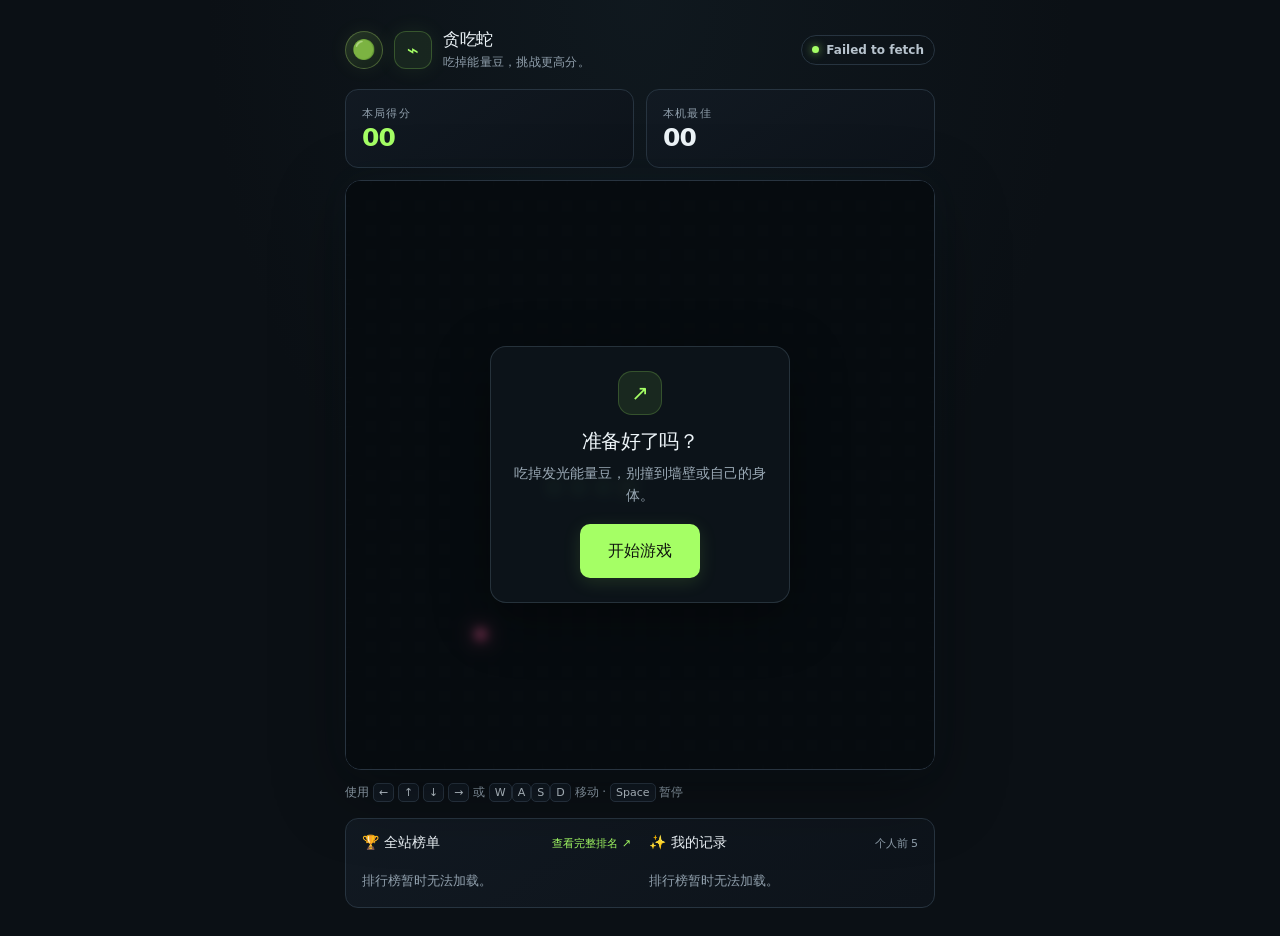
<file: snake.html>
<!doctype html>
<html lang="zh-CN">
<head>
  <meta charset="utf-8">
  <meta name="viewport" content="width=device-width, initial-scale=1">
  <meta name="theme-color" content="#090d12">
  <title>贪吃蛇</title>
  <link rel="stylesheet" href="account.css">
  <style>
    :root {
      color-scheme: dark;
      font-family: Inter, ui-sans-serif, system-ui, -apple-system, BlinkMacSystemFont, "Segoe UI", sans-serif;
      font-size: 15px;
      font-synthesis: none;
      text-rendering: optimizeLegibility;
      --page: #090d12;
      --panel: #0e141b;
      --panel-raised: #121a23;
      --line: #202b37;
      --text: #eaf2f7;
      --muted: #8493a2;
      --green: #a5ff65;
      --green-deep: #5de09a;
      --pink: #ff5b9d;
      --cyan: #65e9ff;
    }
    .overlay-actions { display: flex; justify-content: center; gap: 8px; flex-wrap: wrap; }
    .exit-button { display: inline-grid; min-height: 54px; padding: 0 22px; place-items: center; border: 1px solid var(--line); border-radius: 10px; color: #c1ccd5; text-decoration: none; }
    .exit-button[hidden] { display: none; }

    * { box-sizing: border-box; }

    body {
      min-width: 320px;
      min-height: 100vh;
      margin: 0;
      display: grid;
      place-items: center;
      padding: 28px 18px;
      background:
        radial-gradient(ellipse at 50% 0%, rgba(33, 57, 68, .2), transparent 48%),
        var(--page);
      color: var(--text);
      font-size: 15px;
    }

    button { font: inherit; }

    .game {
      width: min(100%, 590px);
    }

    .topline {
      display: flex;
      align-items: center;
      justify-content: space-between;
      margin-bottom: 18px;
    }

    .brand {
      display: flex;
      align-items: center;
      gap: 11px;
    }

    .brand-mark {
      display: grid;
      width: 38px;
      height: 38px;
      place-items: center;
      border: 1px solid rgba(165, 255, 101, .22);
      border-radius: 12px;
      background: rgba(165, 255, 101, .08);
      color: var(--green);
      font-size: 20px;
      line-height: 1;
      box-shadow: 0 0 22px rgba(165, 255, 101, .08);
    }

    h1 {
      margin: 0;
      font-size: 17px;
      font-weight: 650;
      letter-spacing: -.025em;
    }

    .eyebrow {
      margin: 3px 0 0;
      color: var(--muted);
      font-size: 12px;
      letter-spacing: .02em;
    }

    .status {
      display: inline-flex;
      align-items: center;
      gap: 7px;
      padding: 7px 10px;
      border: 1px solid var(--line);
      border-radius: 999px;
      color: #b8c4ce;
      font-size: 12px;
      font-weight: 550;
    }

    .status-dot {
      width: 7px;
      height: 7px;
      border-radius: 50%;
      background: var(--green);
      box-shadow: 0 0 9px rgba(165, 255, 101, .7);
    }

    .scoreboard {
      display: grid;
      grid-template-columns: 1fr 1fr;
      gap: 12px;
      margin-bottom: 12px;
    }

    .score-card {
      padding: 13px 16px 14px;
      border: 1px solid var(--line);
      border-radius: 13px;
      background: linear-gradient(145deg, rgba(18, 26, 35, .92), rgba(13, 19, 26, .96));
    }

    .score-label {
      color: var(--muted);
      font-size: 11px;
      font-weight: 650;
      letter-spacing: .11em;
      text-transform: uppercase;
    }

    .score-value {
      display: block;
      margin-top: 3px;
      color: var(--text);
      font-size: 25px;
      font-variant-numeric: tabular-nums;
      font-weight: 650;
      letter-spacing: -.04em;
      line-height: 1.15;
    }

    .score-value.current { color: var(--green); }

    .leaderboard {
      margin-top: 16px;
      padding: 15px 16px 10px;
      border: 1px solid var(--line);
      border-radius: 13px;
      background: linear-gradient(145deg, rgba(18, 26, 35, .92), rgba(13, 19, 26, .96));
    }

    .leaderboard-header {
      display: flex;
      align-items: baseline;
      justify-content: space-between;
      gap: 12px;
      margin-bottom: 8px;
    }

    .leaderboard h2 {
      margin: 0;
      font-size: 14px;
      font-weight: 650;
    }

    .leaderboard-note {
      color: var(--muted);
      font-size: 11px;
    }

    .leaderboard-open {
      color: var(--green);
      font-size: 11px;
      text-decoration: none;
    }

    .leaderboard-list {
      display: grid;
      gap: 2px;
      margin: 0;
      padding: 0;
      list-style: none;
    }

    .leaderboard-columns {
      display: grid;
      grid-template-columns: repeat(2, minmax(0, 1fr));
      gap: 18px;
    }

    .leaderboard-panel { min-width: 0; }

    .leaderboard-row {
      display: grid;
      grid-template-columns: 25px minmax(0, 1fr) auto;
      align-items: center;
      min-height: 32px;
      border-top: 1px solid rgba(144, 166, 181, .08);
      color: #c3ced6;
      font-size: 11px;
    }

    .leaderboard-rank {
      color: var(--muted);
      font-size: 12px;
      font-variant-numeric: tabular-nums;
    }

    .leaderboard-row:first-child .leaderboard-rank,
    .leaderboard-row:first-child .leaderboard-score {
      color: var(--green);
    }

    .leaderboard-date {
      display: block;
      color: var(--muted);
      font-size: 9px;
    }

    .leaderboard-person {
      display: flex;
      min-width: 0;
      align-items: center;
      gap: 6px;
    }

    .leaderboard-avatar { font-size: 13px; }
    .leaderboard-avatar img { display: block; width: 22px; height: 22px; border-radius: 50%; object-fit: cover; }

    .leaderboard-name {
      overflow: hidden;
      text-overflow: ellipsis;
      white-space: nowrap;
    }

    .leaderboard-score {
      font-variant-numeric: tabular-nums;
      font-weight: 650;
    }

    .leaderboard-empty {
      padding: 12px 0 7px;
      color: var(--muted);
      font-size: 13px;
    }

    @media (max-width: 520px) {
      .leaderboard-columns { grid-template-columns: 1fr; }
    }

    .board-wrap {
      position: relative;
      overflow: hidden;
      border: 1px solid #283440;
      border-radius: 16px;
      background: #0b1117;
      box-shadow: 0 22px 70px rgba(0, 0, 0, .34), 0 0 34px rgba(101, 233, 255, .035);
    }

    canvas {
      display: block;
      width: 100%;
      height: auto;
      aspect-ratio: 1;
      background: #0b1117;
      touch-action: none;
    }

    .overlay {
      position: absolute;
      inset: 0;
      display: grid;
      place-items: center;
      padding: 24px;
      background: rgba(5, 9, 13, .68);
      -webkit-backdrop-filter: blur(5px);
      backdrop-filter: blur(5px);
      text-align: center;
      transition: opacity .2s ease, visibility .2s ease;
    }

    .overlay[hidden] {
      display: none;
    }

    .overlay-card {
      width: min(100%, 300px);
      padding: 24px 22px;
      border: 1px solid rgba(134, 160, 177, .22);
      border-radius: 16px;
      background: rgba(14, 21, 28, .92);
      box-shadow: 0 16px 55px rgba(0, 0, 0, .38);
    }

    .overlay-icon {
      display: grid;
      width: 44px;
      height: 44px;
      margin: 0 auto 13px;
      place-items: center;
      border: 1px solid rgba(165, 255, 101, .2);
      border-radius: 14px;
      background: rgba(165, 255, 101, .09);
      color: var(--green);
      font-size: 21px;
    }

    .overlay h2 {
      margin: 0;
      font-size: 20px;
      letter-spacing: -.035em;
    }

    .overlay p {
      margin: 8px 0 18px;
      color: #9baab6;
      font-size: 14px;
      line-height: 1.55;
    }

    .primary-button {
      min-height: 54px;
      padding: 0 28px;
      border: 0;
      border-radius: 10px;
      background: var(--green);
      color: #10170e;
      cursor: pointer;
      font-size: 16px;
      font-weight: 700;
      transition: transform .15s ease, filter .15s ease, box-shadow .15s ease;
      box-shadow: 0 4px 18px rgba(165, 255, 101, .13);
    }

    .primary-button:hover {
      filter: brightness(1.08);
      transform: translateY(-1px);
      box-shadow: 0 6px 22px rgba(165, 255, 101, .21);
    }

    .primary-button:focus-visible,
    .dpad button:focus-visible {
      outline: 2px solid var(--cyan);
      outline-offset: 3px;
    }

    .bottom-row {
      display: flex;
      align-items: center;
      justify-content: space-between;
      gap: 14px;
      margin-top: 13px;
      color: var(--muted);
      font-size: 12px;
    }

    .controls-hint { line-height: 1.6; }

    kbd {
      padding: 2px 5px;
      border: 1px solid #293542;
      border-radius: 5px;
      background: #111922;
      color: #c1ccd5;
      font: inherit;
      font-size: 11px;
    }

    .dpad {
      display: none;
      grid-template-columns: repeat(3, 38px);
      grid-template-rows: repeat(2, 34px);
      gap: 4px;
    }

    .dpad button {
      border: 1px solid var(--line);
      border-radius: 8px;
      background: var(--panel);
      color: #c9d4dc;
      cursor: pointer;
      font-size: 16px;
    }

    .dpad button:active { background: var(--panel-raised); }
    .dpad [data-dir="up"] { grid-column: 2; grid-row: 1; }
    .dpad [data-dir="left"] { grid-column: 1; grid-row: 2; }
    .dpad [data-dir="down"] { grid-column: 2; grid-row: 2; }
    .dpad [data-dir="right"] { grid-column: 3; grid-row: 2; }

    @media (max-width: 520px) {
      body { padding: 18px 14px; }
      .topline { margin-bottom: 14px; }
      .dpad { display: grid; }
      .controls-hint { max-width: 190px; }
      .bottom-row { align-items: center; }
    }

    @media (prefers-color-scheme: light) {
      :root {
        color-scheme: dark;
        --page: #0b1015;
        --panel: #10171e;
        --panel-raised: #151e27;
        --line: #273440;
        --text: #edf4f8;
        --muted: #91a0ad;
      }
    }

    @media (prefers-reduced-motion: reduce) {
      *, *::before, *::after {
        scroll-behavior: auto !important;
        transition-duration: .01ms !important;
      }
    }
  </style>
</head>
<body>
  <main class="game" aria-label="贪吃蛇游戏">
    <header class="topline">
      <div class="brand">
        <button class="account-trigger" type="button" aria-label="登录或注册">🟢</button>
        <div class="brand-mark" aria-hidden="true">⌁</div>
        <div>
          <h1>贪吃蛇</h1>
          <p class="eyebrow">吃掉能量豆，挑战更高分。</p>
        </div>
      </div>
      <div class="status" aria-live="polite">
        <span class="status-dot" aria-hidden="true"></span>
        <span id="statusText">准备开始</span>
      </div>
    </header>

    <section class="scoreboard" aria-label="分数">
      <div class="score-card">
        <span class="score-label">本局得分</span>
        <strong class="score-value current" id="score">00</strong>
      </div>
      <div class="score-card">
        <span class="score-label">本机最佳</span>
        <strong class="score-value" id="best">00</strong>
      </div>
    </section>

    <div class="board-wrap">
      <canvas id="board" width="480" height="480" aria-label="贪吃蛇游戏区域"></canvas>
      <div class="overlay" id="overlay">
        <div class="overlay-card">
          <div class="overlay-icon" id="overlayIcon" aria-hidden="true">↗</div>
          <h2 id="overlayTitle">准备好了吗？</h2>
          <p id="overlayMessage">吃掉发光能量豆，别撞到墙壁或自己的身体。</p>
          <div class="overlay-actions"><button class="primary-button" id="startButton" type="button">开始游戏</button><a class="exit-button" id="exitButton" href="index.html" hidden>退出</a></div>
        </div>
      </div>
    </div>

    <footer class="bottom-row">
      <div class="controls-hint">
        使用 <kbd>←</kbd> <kbd>↑</kbd> <kbd>↓</kbd> <kbd>→</kbd> 或 <kbd>W</kbd><kbd>A</kbd><kbd>S</kbd><kbd>D</kbd> 移动
        <span aria-hidden="true"> · </span><kbd>Space</kbd> 暂停
      </div>
      <div class="dpad" aria-label="触屏方向键">
        <button type="button" data-dir="up" aria-label="向上">↑</button>
        <button type="button" data-dir="left" aria-label="向左">←</button>
        <button type="button" data-dir="down" aria-label="向下">↓</button>
        <button type="button" data-dir="right" aria-label="向右">→</button>
      </div>
    </footer>

    <section class="leaderboard" aria-label="游戏排行榜">
      <div class="leaderboard-columns">
        <section class="leaderboard-panel" aria-labelledby="globalLeaderboardTitle">
          <div class="leaderboard-header">
            <h2 id="globalLeaderboardTitle">🏆 全站榜单</h2>
            <a class="leaderboard-open" href="leaderboard.html">查看完整排名 ↗</a>
          </div>
          <ol class="leaderboard-list" id="globalLeaderboardList" aria-live="polite"></ol>
        </section>
        <section class="leaderboard-panel" aria-labelledby="personalLeaderboardTitle">
          <div class="leaderboard-header">
            <h2 id="personalLeaderboardTitle">✨ 我的记录</h2>
            <span class="leaderboard-note">个人前 5</span>
          </div>
          <ol class="leaderboard-list" id="personalLeaderboardList" aria-live="polite"></ol>
        </section>
      </div>
    </section>
  </main>

  <script src="supabase-config.js"></script>
  <script src="site-account.js"></script>
  <script>
    (() => {
      const canvas = document.getElementById("board");
      const ctx = canvas.getContext("2d");
      const scoreEl = document.getElementById("score");
      const bestEl = document.getElementById("best");
      const statusText = document.getElementById("statusText");
      const globalLeaderboardList = document.getElementById("globalLeaderboardList");
      const personalLeaderboardList = document.getElementById("personalLeaderboardList");
      const overlay = document.getElementById("overlay");
      const overlayIcon = document.getElementById("overlayIcon");
      const overlayTitle = document.getElementById("overlayTitle");
      const overlayMessage = document.getElementById("overlayMessage");
      const startButton = document.getElementById("startButton");
      const exitButton = document.getElementById("exitButton");
      const gameSlug = "neon-snake";

      const cells = 24;
      const cellSize = canvas.width / cells;
      const initialInterval = 150;
      const minimumInterval = 68;
      const speedStep = 4;
      const directions = {
        up: { x: 0, y: -1 },
        right: { x: 1, y: 0 },
        down: { x: 0, y: 1 },
        left: { x: -1, y: 0 }
      };
      const keyDirections = {
        ArrowUp: "up", KeyW: "up",
        ArrowRight: "right", KeyD: "right",
        ArrowDown: "down", KeyS: "down",
        ArrowLeft: "left", KeyA: "left"
      };

      let snake;
      let direction;
      let nextDirection;
      let food;
      let score = 0;
      let interval = initialInterval;
      let timer = null;
      let state = "ready";
      let best = readBest();
      let audioContext = null;

      bestEl.textContent = formatScore(best);
      refreshLeaderboards();
      window.gameSite.onAuthChanged(() => refreshLeaderboards());
      resetRound();
      draw();

      function formatScore(value) {
        return String(value).padStart(2, "0");
      }

      function readBest() {
        try {
          return Number(localStorage.getItem("neon-snake-best")) || 0;
        } catch (error) {
          return 0;
        }
      }

      function saveBest() {
        try {
          localStorage.setItem("neon-snake-best", String(best));
        } catch (error) {
          // The current session still tracks the best score if storage is unavailable.
        }
      }

      function renderLeaderboard(list, entries, emptyMessage) {
        list.replaceChildren();
        if (entries.length === 0) {
          const empty = document.createElement("li");
          empty.className = "leaderboard-empty";
          empty.textContent = emptyMessage;
          list.append(empty);
          return;
        }

        entries.forEach((entry, index) => {
          const row = document.createElement("li");
          row.className = "leaderboard-row";

          const rank = document.createElement("span");
          rank.className = "leaderboard-rank";
          rank.textContent = `${String(index + 1).padStart(2, "0")}.`;

          const person = document.createElement("span");
          person.className = "leaderboard-person";
          const avatar = document.createElement("span");
          avatar.className = "leaderboard-avatar";
          avatar.setAttribute("aria-hidden", "true");
          renderLeaderboardAvatar(avatar, entry.profiles && entry.profiles.avatar);
          const identity = document.createElement("span");
          identity.className = "leaderboard-name";
          const nickname = document.createElement("span");
          nickname.textContent = entry.profiles && entry.profiles.nickname || "玩家";
          const date = document.createElement("time");
          date.className = "leaderboard-date";
          date.dateTime = entry.created_at;
          date.textContent = new Date(entry.created_at).toLocaleDateString("zh-CN");
          identity.append(nickname, date);
          person.append(avatar, identity);

          const scoreValue = document.createElement("span");
          scoreValue.className = "leaderboard-score";
          scoreValue.textContent = formatScore(entry.score);

          row.append(rank, person, scoreValue);
          list.append(row);
        });
      }

      function renderLeaderboardAvatar(container, value) {
        const config = window.GAME_SITE_SUPABASE;
        try {
          const photo = new URL(value);
          const project = new URL(config.url);
          if (photo.origin === project.origin && photo.pathname.startsWith("/storage/v1/object/public/profile-avatars/")) {
            const image = document.createElement("img");
            image.alt = "";
            image.src = photo.href;
            image.addEventListener("error", () => image.replaceWith(document.createTextNode("🟢")), { once: true });
            container.append(image);
            return;
          }
        } catch (error) {
          // Emoji avatars are not URLs.
        }
        container.textContent = value || "🟢";
      }

      async function refreshLeaderboards() {
        if (!window.gameSite.isConfigured) {
          renderLeaderboard(globalLeaderboardList, [], "排行榜服务尚未配置。");
          renderLeaderboard(personalLeaderboardList, [], "排行榜服务尚未配置。");
          return;
        }
        try {
          const globalScores = await window.gameSite.getScores(gameSlug, "global", 10);
          renderLeaderboard(globalLeaderboardList, globalScores, "还没有玩家上榜，完成一局来抢占先机。");
          if (window.gameSite.user) {
            const personalScores = await window.gameSite.getScores(gameSlug, "personal", 5);
            renderLeaderboard(personalLeaderboardList, personalScores, "完成一局后，你的成绩会显示在这里。");
          } else {
            renderLeaderboard(personalLeaderboardList, [], "登录后查看并保存个人前五成绩。");
          }
        } catch (error) {
          renderLeaderboard(globalLeaderboardList, [], "排行榜暂时无法加载。");
          renderLeaderboard(personalLeaderboardList, [], "排行榜暂时无法加载。");
          statusText.textContent = error.message;
        }
      }

      async function saveRun() {
        if (score <= 0) {
          refreshLeaderboards();
          return;
        }
        try {
          await window.gameSite.submitScore(gameSlug, score);
          statusText.textContent = "成绩已提交";
          await refreshLeaderboards();
        } catch (error) {
          statusText.textContent = error.message.includes("登录后") ? "登录后可提交成绩" : error.message;
          console.error("Unable to submit game score.", error);
        }
      }

      function getAudioContext() {
        if (!audioContext) {
          const AudioContextClass = window.AudioContext || window.webkitAudioContext;
          if (!AudioContextClass) return null;
          audioContext = new AudioContextClass();
        }
        if (audioContext.state === "suspended") audioContext.resume();
        return audioContext;
      }

      function playTone(frequency, endFrequency, startTime, duration, volume, type) {
        const audio = getAudioContext();
        if (!audio) return;
        const oscillator = audio.createOscillator();
        const gain = audio.createGain();
        oscillator.type = type;
        oscillator.frequency.setValueAtTime(frequency, startTime);
        oscillator.frequency.exponentialRampToValueAtTime(endFrequency, startTime + duration);
        gain.gain.setValueAtTime(volume, startTime);
        gain.gain.exponentialRampToValueAtTime(0.001, startTime + duration);
        oscillator.connect(gain);
        gain.connect(audio.destination);
        oscillator.start(startTime);
        oscillator.stop(startTime + duration);
      }

      function playEatSound() {
        const audio = getAudioContext();
        if (!audio) return;
        const now = audio.currentTime;
        playTone(520, 820, now, 0.09, 0.055, "sine");
      }

      function playDeathSound() {
        const audio = getAudioContext();
        if (!audio) return;
        const now = audio.currentTime;
        playTone(260, 130, now, 0.24, 0.09, "triangle");
        playTone(160, 70, now + 0.2, 0.32, 0.075, "triangle");
      }

      function resetRound() {
        snake = [
          { x: 11, y: 12 },
          { x: 10, y: 12 },
          { x: 9, y: 12 },
          { x: 8, y: 12 }
        ];
        direction = directions.right;
        nextDirection = direction;
        score = 0;
        interval = initialInterval;
        scoreEl.textContent = formatScore(score);
        placeFood();
      }

      function placeFood() {
        const openCells = [];
        for (let y = 0; y < cells; y += 1) {
          for (let x = 0; x < cells; x += 1) {
            if (!snake.some((segment) => segment.x === x && segment.y === y)) {
              openCells.push({ x, y });
            }
          }
        }
        food = openCells[Math.floor(Math.random() * openCells.length)];
      }

      function drawGrid() {
        ctx.fillStyle = "#0b1117";
        ctx.fillRect(0, 0, canvas.width, canvas.height);
        ctx.strokeStyle = "rgba(144, 166, 181, 0.075)";
        ctx.lineWidth = 1;
        ctx.beginPath();
        for (let i = 1; i < cells; i += 1) {
          const position = i * cellSize + 0.5;
          ctx.moveTo(position, 0);
          ctx.lineTo(position, canvas.height);
          ctx.moveTo(0, position);
          ctx.lineTo(canvas.width, position);
        }
        ctx.stroke();
      }

      function drawFood() {
        const centerX = (food.x + 0.5) * cellSize;
        const centerY = (food.y + 0.5) * cellSize;
        const radius = cellSize * 0.29;
        ctx.save();
        ctx.shadowColor = "#ff5b9d";
        ctx.shadowBlur = 17;
        ctx.fillStyle = "#ff5b9d";
        ctx.beginPath();
        ctx.arc(centerX, centerY, radius, 0, Math.PI * 2);
        ctx.fill();
        ctx.shadowBlur = 0;
        ctx.fillStyle = "#ffd5e5";
        ctx.beginPath();
        ctx.arc(centerX - radius * 0.25, centerY - radius * 0.28, radius * 0.24, 0, Math.PI * 2);
        ctx.fill();
        ctx.restore();
      }

      function drawSnake() {
        snake.forEach((segment, index) => {
          const inset = index === 0 ? 2 : 2.5;
          const x = segment.x * cellSize + inset;
          const y = segment.y * cellSize + inset;
          const size = cellSize - inset * 2;
          const gradient = ctx.createLinearGradient(x, y, x + size, y + size);
          if (index === 0) {
            gradient.addColorStop(0, "#d5ff9a");
            gradient.addColorStop(1, "#8dff63");
          } else {
            const fade = Math.min(index / Math.max(snake.length, 12), 1);
            gradient.addColorStop(0, `rgb(${Math.round(137 - fade * 35)}, ${Math.round(255 - fade * 25)}, ${Math.round(93 + fade * 74)})`);
            gradient.addColorStop(1, `rgb(${Math.round(104 - fade * 18)}, ${Math.round(236 - fade * 28)}, ${Math.round(147 + fade * 60)})`);
          }
          ctx.fillStyle = gradient;
          ctx.shadowColor = index === 0 ? "rgba(165, 255, 101, .58)" : "transparent";
          ctx.shadowBlur = index === 0 ? 13 : 0;
          roundedRect(ctx, x, y, size, size, cellSize * 0.25);
          ctx.fill();
        });

        const head = snake[0];
        const eyeRadius = cellSize * 0.055;
        const eyeOffset = cellSize * 0.18;
        const centerX = (head.x + 0.5) * cellSize;
        const centerY = (head.y + 0.5) * cellSize;
        ctx.fillStyle = "#17311e";
        if (direction.x !== 0) {
          const x = centerX + direction.x * eyeOffset;
          ctx.beginPath();
          ctx.arc(x, centerY - eyeOffset, eyeRadius, 0, Math.PI * 2);
          ctx.arc(x, centerY + eyeOffset, eyeRadius, 0, Math.PI * 2);
          ctx.fill();
        } else {
          const y = centerY + direction.y * eyeOffset;
          ctx.beginPath();
          ctx.arc(centerX - eyeOffset, y, eyeRadius, 0, Math.PI * 2);
          ctx.arc(centerX + eyeOffset, y, eyeRadius, 0, Math.PI * 2);
          ctx.fill();
        }
      }

      function roundedRect(context, x, y, width, height, radius) {
        context.beginPath();
        context.roundRect(x, y, width, height, radius);
      }

      function draw() {
        drawGrid();
        drawFood();
        drawSnake();
      }

      function startGame() {
        if (state === "over") resetRound();
        if (state === "running") return;
        exitButton.hidden = true;
        state = "running";
        statusText.textContent = "游戏进行中";
        overlay.hidden = true;
        clearInterval(timer);
        timer = setInterval(tick, interval);
      }

      function pauseGame() {
        if (state !== "running") return;
        state = "paused";
        clearInterval(timer);
        statusText.textContent = "已暂停";
        showOverlay("Ⅱ", "休息一下？", "游戏已暂停，继续按钮可接着挑战。", "继续游戏");
      }

      function showOverlay(icon, title, message, buttonText) {
        overlayIcon.textContent = icon;
        overlayTitle.textContent = title;
        overlayMessage.textContent = message;
        startButton.textContent = buttonText;
        exitButton.hidden = title !== "游戏结束";
        overlay.hidden = false;
      }

      function endGame() {
        state = "over";
        clearInterval(timer);
        timer = null;
        statusText.textContent = "本局结束";
        saveRun();
        playDeathSound();
        showOverlay("↻", "游戏结束", `本局得分：${score}。${score > 0 ? "再来一局，挑战更高纪录！" : "别灰心，再试一次吧！"}`, "再玩一次");
      }

      function tick() {
        direction = nextDirection;
        const head = {
          x: snake[0].x + direction.x,
          y: snake[0].y + direction.y
        };
        const eating = head.x === food.x && head.y === food.y;
        const body = eating ? snake : snake.slice(0, -1);
        const hitWall = head.x < 0 || head.x >= cells || head.y < 0 || head.y >= cells;
        const hitSelf = body.some((segment) => segment.x === head.x && segment.y === head.y);

        if (hitWall || hitSelf) {
          draw();
          endGame();
          return;
        }

        snake.unshift(head);
        if (eating) {
          score += 10;
          playEatSound();
          scoreEl.textContent = formatScore(score);
          if (score > best) {
            best = score;
            bestEl.textContent = formatScore(best);
            saveBest();
          }
          interval = Math.max(minimumInterval, initialInterval - (score / 10) * speedStep);
          placeFood();
          clearInterval(timer);
          timer = setInterval(tick, interval);
        } else {
          snake.pop();
        }
        draw();
      }

      function steer(name) {
        const candidate = directions[name];
        if (!candidate || state === "over" || state === "paused") return;
        const reversing = candidate.x === -direction.x && candidate.y === -direction.y;
        if (!reversing) nextDirection = candidate;
        if (state === "ready") startGame();
      }

      startButton.addEventListener("click", startGame);
      exitButton.addEventListener("click", (event) => { if (window.history.length > 1) { event.preventDefault(); window.history.back(); } });

      document.addEventListener("keydown", (event) => {
        const directionName = keyDirections[event.code];
        if (directionName) {
          event.preventDefault();
          steer(directionName);
          return;
        }
        if (event.code === "Space") {
          event.preventDefault();
          if (state === "running") pauseGame();
          else if (state === "paused" || state === "ready") startGame();
          else if (state === "over") startGame();
        }
      });

      document.querySelectorAll(".dpad button").forEach((button) => {
        button.addEventListener("click", () => steer(button.dataset.dir));
      });
    })();
  </script>
</body>
</html>
</file>
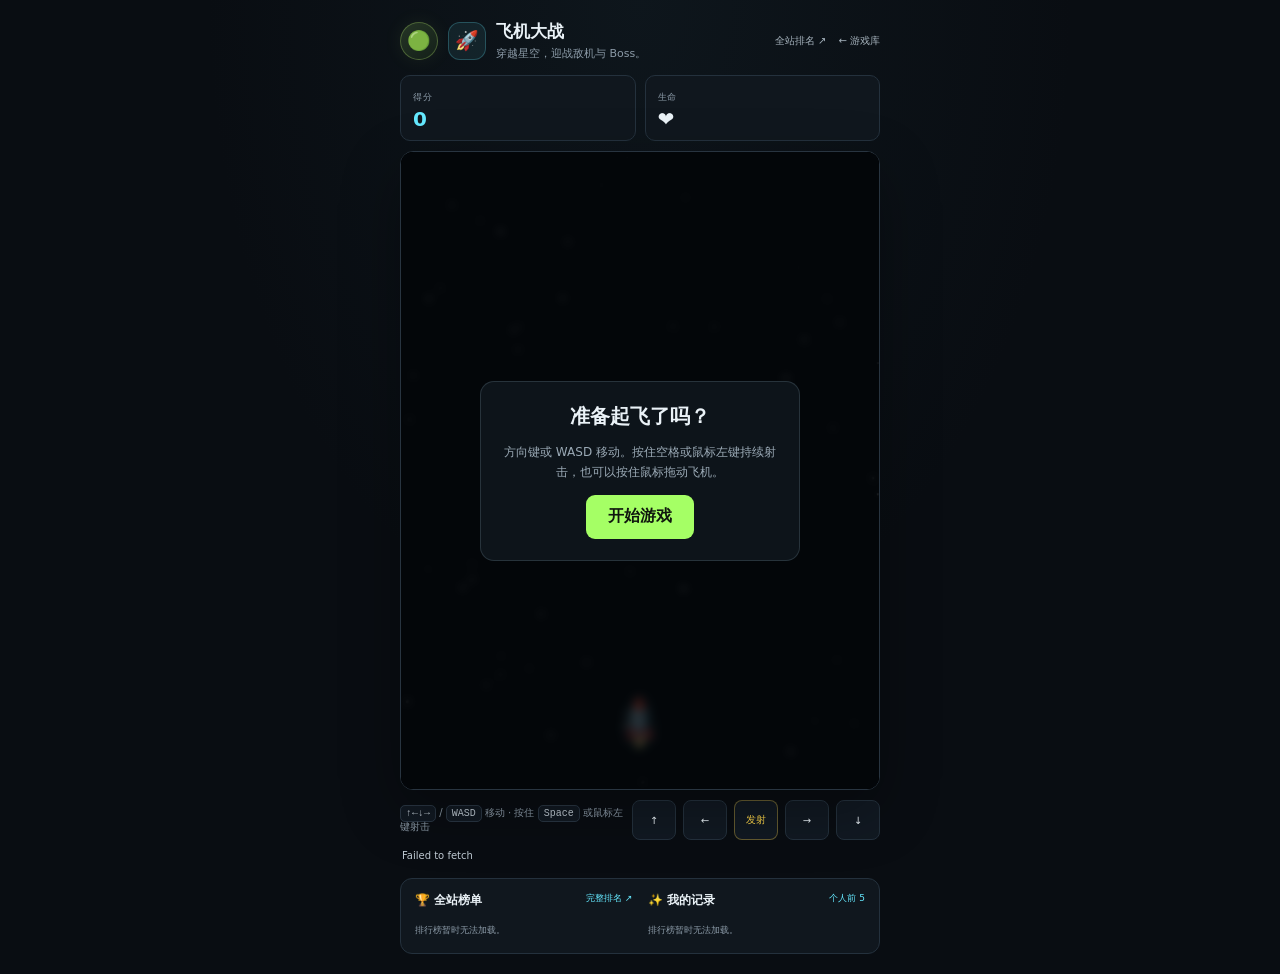
<file: space-invaders.html>
<!doctype html>
<html lang="zh-CN">
<head>
  <meta charset="utf-8">
  <meta name="viewport" content="width=device-width, initial-scale=1">
  <meta name="theme-color" content="#090d12">
  <meta name="description" content="驾驶飞机穿越星空，击落敌机、收集强化道具并挑战不断增强的 Boss。">
  <title>飞机大战 | 畅游</title>
  <link rel="stylesheet" href="account.css">
  <style>
    :root { color-scheme: dark; font-family: Inter, ui-sans-serif, system-ui, -apple-system, BlinkMacSystemFont, "Segoe UI", sans-serif; --page: #090d12; --line: #24313d; --text: #eaf2f7; --muted: #8b9aa7; --lime: #a5ff65; --cyan: #65e9ff; }
    * { box-sizing: border-box; }
    body { min-width: 320px; min-height: 100vh; margin: 0; display: grid; place-items: center; padding: 20px 14px; background: radial-gradient(ellipse at 50% 0%, rgba(33, 57, 68, .2), transparent 48%), var(--page); color: var(--text); }
    button, a { font: inherit; } a { color: inherit; }
    .game { width: min(100%, 480px); }
    .topline { display: flex; align-items: center; justify-content: space-between; gap: 12px; margin-bottom: 14px; }
    .brand { display: flex; align-items: center; gap: 10px; }
    .brand-mark { display: grid; width: 38px; height: 38px; place-items: center; border: 1px solid rgba(101, 233, 255, .24); border-radius: 12px; background: rgba(101, 233, 255, .08); color: var(--cyan); font-size: 19px; }
    h1 { margin: 0; font-size: 17px; } .eyebrow { margin: 3px 0 0; color: var(--muted); font-size: 11px; }
    .top-links { display: flex; gap: 12px; } .top-links a { color: #a7b4be; font-size: 10px; text-decoration: none; white-space: nowrap; }
    .scoreboard { display: grid; grid-template-columns: repeat(2, 1fr); gap: 9px; margin-bottom: 10px; }
    .stat { padding: 9px 12px; border: 1px solid var(--line); border-radius: 10px; background: #10171e; }
    .stat-label { color: var(--muted); font-size: 9px; letter-spacing: .1em; } .stat-value { display: block; margin-top: 3px; font-size: 20px; font-variant-numeric: tabular-nums; } .stat-value.current { color: var(--cyan); }
    .board-wrap { position: relative; overflow: hidden; border: 1px solid #283440; border-radius: 13px; background: #000; box-shadow: 0 20px 60px rgba(0,0,0,.3); }
    canvas { display: block; width: 100%; height: auto; aspect-ratio: 3 / 4; touch-action: none; cursor: crosshair; }
    .overlay { position: absolute; inset: 0; display: grid; place-items: center; padding: 20px; background: rgba(5,9,13,.75); backdrop-filter: blur(5px); text-align: center; }
    .overlay[hidden] { display: none; } .overlay-card { width: min(100%, 320px); padding: 21px; border: 1px solid rgba(134,160,177,.22); border-radius: 14px; background: rgba(14,21,28,.96); }
    .overlay h2 { margin: 0; font-size: 20px; } .overlay p { color: #9baab6; font-size: 12px; line-height: 1.7; }
    .primary-button { min-height: 44px; padding: 0 22px; border: 0; border-radius: 9px; background: var(--lime); color: #10170e; cursor: pointer; font-weight: 750; }
    .overlay-actions { display: flex; justify-content: center; gap: 8px; flex-wrap: wrap; }
    .exit-button { display: inline-grid; min-height: 44px; padding: 0 22px; place-items: center; border: 1px solid var(--line); border-radius: 9px; color: #c1ccd5; text-decoration: none; }
    .exit-button[hidden] { display: none; }
    .controls { display: flex; align-items: center; justify-content: space-between; gap: 8px; margin: 10px 0; color: var(--muted); font-size: 10px; }
    .touch-controls { display: flex; gap: 7px; } .touch-controls button { min-width: 44px; min-height: 40px; border: 1px solid var(--line); border-radius: 8px; background: #111922; color: var(--text); touch-action: none; }
    .touch-controls .fire-button { border-color: rgba(255,215,74,.35); color: #ffd74a; }
    kbd { padding: 2px 5px; border: 1px solid #293542; border-radius: 5px; background: #111922; color: #c1ccd5; }
    .status { min-height: 15px; margin: 6px 2px; color: #c0cbd4; font-size: 10px; }
    .leaderboard { margin-top: 13px; padding: 13px 14px 8px; border: 1px solid var(--line); border-radius: 12px; background: #10171e; }
    .leaderboard-columns { display: grid; grid-template-columns: repeat(2, 1fr); gap: 15px; } .leaderboard-header { display: flex; justify-content: space-between; gap: 8px; margin-bottom: 7px; } .leaderboard h2 { margin: 0; font-size: 12px; }
    .leaderboard-link { color: var(--cyan); font-size: 9px; text-decoration: none; } .leaderboard-list { display: grid; gap: 2px; margin: 0; padding: 0; list-style: none; }
    .leaderboard-row { display: grid; grid-template-columns: 22px minmax(0,1fr) auto; min-height: 29px; align-items: center; gap: 5px; border-top: 1px solid rgba(144,166,181,.08); color: #c3ced6; font-size: 9px; }
    .leaderboard-rank, .leaderboard-date { color: var(--muted); } .leaderboard-row:first-child .leaderboard-rank, .leaderboard-row:first-child .leaderboard-score { color: var(--cyan); }
    .leaderboard-person { display: flex; align-items: center; gap: 5px; min-width: 0; } .leaderboard-avatar { display: grid; width: 20px; height: 20px; flex: 0 0 auto; place-items: center; overflow: hidden; border-radius: 50%; background: #202830; } .leaderboard-avatar img { width: 100%; height: 100%; object-fit: cover; }
    .leaderboard-name { overflow: hidden; text-overflow: ellipsis; white-space: nowrap; } .leaderboard-date { display: block; font-size: 8px; } .leaderboard-empty { padding: 8px 0; color: var(--muted); font-size: 9px; }
    @media (max-width: 520px) { body { padding: 14px 10px; } .controls { align-items: flex-start; flex-direction: column; } .leaderboard-columns { grid-template-columns: 1fr; } }
  </style>
</head>
<body>
  <main class="game" aria-label="飞机大战游戏">
    <header class="topline"><div class="brand"><button class="account-trigger" type="button" aria-label="登录或注册">🟢</button><span class="brand-mark" aria-hidden="true">🚀</span><div><h1>飞机大战</h1><p class="eyebrow">穿越星空，迎战敌机与 Boss。</p></div></div><nav class="top-links" aria-label="游戏导航"><a href="leaderboard.html">全站排名 ↗</a><a href="index.html">← 游戏库</a></nav></header>
    <section class="scoreboard" aria-label="游戏状态"><div class="stat"><span class="stat-label">得分</span><strong class="stat-value current" id="score">0</strong></div><div class="stat"><span class="stat-label">生命</span><strong class="stat-value" id="lives" aria-label="1 条生命">❤️</strong></div></section>
    <div class="board-wrap"><canvas id="board" width="480" height="640" aria-label="飞机大战游戏区域，按住空格或鼠标左键射击，方向键或鼠标拖动移动"></canvas><div class="overlay" id="overlay"><div class="overlay-card"><h2 id="overlayTitle">准备起飞了吗？</h2><p id="overlayMessage">方向键或 WASD 移动。按住空格或鼠标左键持续射击，也可以按住鼠标拖动飞机。</p><div class="overlay-actions"><button class="primary-button" id="startButton" type="button">开始游戏</button><a class="exit-button" id="exitButton" href="index.html" hidden>退出</a></div></div></div></div>
    <div class="controls"><span><kbd>↑←↓→</kbd> / <kbd>WASD</kbd> 移动 · 按住 <kbd>Space</kbd> 或鼠标左键射击</span><div class="touch-controls" aria-label="触屏操作"><button type="button" data-control="up" aria-label="向上移动">↑</button><button type="button" data-control="left" aria-label="向左移动">←</button><button type="button" data-control="fire" class="fire-button" aria-label="按住发射">发射</button><button type="button" data-control="right" aria-label="向右移动">→</button><button type="button" data-control="down" aria-label="向下移动">↓</button></div></div>
    <p class="status" id="status" aria-live="polite">准备开始</p>
    <section class="leaderboard" aria-label="飞机大战排行榜"><div class="leaderboard-columns"><section><div class="leaderboard-header"><h2>🏆 全站榜单</h2><a class="leaderboard-link" href="leaderboard.html">完整排名 ↗</a></div><ol class="leaderboard-list" id="globalList" aria-live="polite"></ol></section><section><div class="leaderboard-header"><h2>✨ 我的记录</h2><span class="leaderboard-link">个人前 5</span></div><ol class="leaderboard-list" id="personalList" aria-live="polite"></ol></section></div></section>
  </main>
  <script src="supabase-config.js"></script><script src="site-account.js"></script>
  <script>
    (() => {
      const canvas = document.getElementById("board"), ctx = canvas.getContext("2d");
      const scoreEl = document.getElementById("score"), livesEl = document.getElementById("lives");
      const statusEl = document.getElementById("status"), overlay = document.getElementById("overlay"), titleEl = document.getElementById("overlayTitle"), messageEl = document.getElementById("overlayMessage"), startButton = document.getElementById("startButton"), exitButton = document.getElementById("exitButton");
      const globalList = document.getElementById("globalList"), personalList = document.getElementById("personalList"), gameSlug = "space-invaders";
      const width = canvas.width, height = canvas.height, keys = { up: false, down: false, left: false, right: false, fire: false };
      const stars = Array.from({ length: 85 }, () => ({ x: Math.random() * width, y: Math.random() * height, size: Math.random() * 1.7 + .4, speed: 18 + Math.random() * 48, alpha: .35 + Math.random() * .65 }));
      let player, bullets = [], enemies = [], enemyBullets = [], pickups = [], particles = [], boss = null;
      let score = 0, lives = 1, elapsed = 0, spawnTimer = 0, fireTimer = 0, fireMode = 0, fireModeTimer = 0, shieldAvailable = false, invulnerableTimer = 0, bossThreshold = 200, bossNumber = 0;
      let state = "ready", lastFrame = 0, audioContext = null, pointerDown = false, pointerTarget = null;
      refreshLeaderboards(); window.gameSite.onAuthChanged(() => refreshLeaderboards());

      function resetGame() {
        player = { x: width / 2, y: height - 64, radius: 18, speed: 260 };
        bullets = []; enemies = []; enemyBullets = []; pickups = []; particles = []; boss = null;
        score = 0; lives = 1; elapsed = 0; spawnTimer = .3; fireTimer = 0; fireMode = 0; fireModeTimer = 0; shieldAvailable = false; invulnerableTimer = 0; bossThreshold = 200; bossNumber = 0; pointerDown = false; pointerTarget = null;
        Object.keys(keys).forEach((key) => { keys[key] = false; }); updateHud();
      }
      function startGame() {
        if (state === "running") return;
        resetGame(); exitButton.hidden = true; state = "running"; overlay.hidden = true; statusEl.textContent = "起飞！"; getAudio(); lastFrame = 0; requestAnimationFrame(loop);
      }
      function endGame() {
        if (state !== "running") return;
        state = "over"; pointerDown = false; pointerTarget = null; Object.keys(keys).forEach((key) => { keys[key] = false; });
        titleEl.textContent = "Game Over"; messageEl.textContent = `最终得分：${score.toLocaleString("en-US")}。`; startButton.textContent = "重新开始"; exitButton.hidden = false; overlay.hidden = false; statusEl.textContent = "游戏结束"; playTone(130, .28, "sawtooth"); submitScore();
      }
      function updateHud() {
        scoreEl.textContent = score.toLocaleString("en-US");
        livesEl.textContent = "❤️".repeat(lives);
        livesEl.setAttribute("aria-label", `${lives} 条生命`);
      }
      function loop(timestamp) {
        if (state !== "running") return;
        const dt = Math.min((timestamp - (lastFrame || timestamp)) / 1000, .04); lastFrame = timestamp;
        update(dt); draw();
        if (state === "running") requestAnimationFrame(loop);
      }
      function update(dt) {
        elapsed += dt;
        stars.forEach((star) => { star.y += star.speed * dt; if (star.y > height) { star.y = 0; star.x = Math.random() * width; } });
        movePlayer(dt);
        fireTimer -= dt; fireModeTimer = Math.max(0, fireModeTimer - dt); invulnerableTimer = Math.max(0, invulnerableTimer - dt);
        if (fireModeTimer === 0 && fireMode === 2) { fireMode = 1; fireModeTimer = 10; }
        else if (fireModeTimer === 0 && fireMode === 1) fireMode = 0;
        if (keys.fire && fireTimer <= 0) shoot();
        const difficulty = Math.floor(elapsed / 10);
        const spawnInterval = Math.max(.32, 1 - difficulty * .08);
        spawnTimer -= dt;
        if (spawnTimer <= 0 && enemies.length < 14) {
          spawnEnemy(65 + Math.min(125, difficulty * 12));
          spawnTimer = spawnInterval;
        }
        bullets.forEach((bullet) => { bullet.y -= bullet.speed * dt; });
        bullets = bullets.filter((bullet) => bullet.y > -8);
        enemies.forEach((enemy) => {
          enemy.y += enemy.speed * dt; enemy.x += Math.sin(elapsed * 1.4 + enemy.phase) * 20 * dt;
          if (enemy.elite) {
            enemy.fireTimer -= dt;
            if (enemy.fireTimer <= 0) {
              const aimed = enemy.eliteType === "aimed", bulletX = enemy.x, bulletY = enemy.y + enemy.radius;
              const dx = player.x - bulletX, dy = player.y - bulletY, distance = Math.hypot(dx, dy) || 1;
              const bulletSpeed = 185 + Math.min(90, difficulty * 8);
              enemyBullets.push({ x: bulletX, y: bulletY, vx: aimed ? dx / distance * bulletSpeed : 0, vy: aimed ? dy / distance * bulletSpeed : bulletSpeed, radius: 5, eliteShot: true });
              enemy.fireTimer = Math.max(.62, 1.15 - difficulty * .035);
            }
          }
        });
        enemies = enemies.filter((enemy) => enemy.y < height + 30);
        enemyBullets.forEach((bullet) => { bullet.x += bullet.vx * dt; bullet.y += bullet.vy * dt; });
        enemyBullets = enemyBullets.filter((bullet) => bullet.y > -12 && bullet.y < height + 12 && bullet.x > -12 && bullet.x < width + 12);
        updateBoss(dt);
        checkCollisions();
        if (state !== "running") return;
        pickups.forEach((pickup) => { pickup.y += pickup.speed * dt; pickup.spin += dt * 3; });
        pickups = pickups.filter((pickup) => pickup.y < height + 20);
        particles.forEach((particle) => { particle.x += particle.vx * dt; particle.y += particle.vy * dt; particle.life -= dt; });
        particles = particles.filter((particle) => particle.life > 0);
      }
      function movePlayer(dt) {
        let dx = Number(keys.right) - Number(keys.left), dy = Number(keys.down) - Number(keys.up);
        if (dx && dy) { dx *= Math.SQRT1_2; dy *= Math.SQRT1_2; }
        player.x += dx * player.speed * dt; player.y += dy * player.speed * dt;
        if (pointerDown && pointerTarget) {
          const follow = Math.min(1, 14 * dt);
          player.x += (pointerTarget.x - player.x) * follow;
          player.y += (pointerTarget.y - player.y) * follow;
        }
        player.x = Math.max(player.radius, Math.min(width - player.radius, player.x));
        player.y = Math.max(player.radius + 8, Math.min(height - player.radius, player.y));
      }
      function shoot() {
        const offsets = fireMode === 1 ? [-10, 10] : fireMode === 2 ? [-14, 0, 14] : [0];
        offsets.forEach((offset) => bullets.push({ x: player.x + offset, y: player.y - 19, speed: 440, radius: 4 }));
        fireTimer = .2; playTone(660, .035, "sine");
      }
      function spawnEnemy(speed = 65) {
        const x = 24 + Math.random() * (width - 48);
        const activeElites = enemies.filter((enemy) => enemy.elite).length;
        if (activeElites < 2 && Math.random() < .18) {
          const eliteType = Math.random() < .5 ? "aimed" : "straight";
          enemies.push({ x, y: -28, radius: 21, speed: speed * .72, phase: Math.random() * Math.PI * 2, elite: true, eliteType, hp: 30, maxHp: 30, fireTimer: .7 + Math.random() * .6 });
        } else enemies.push({ x, y: -20, radius: 17, speed, phase: Math.random() * Math.PI * 2, elite: false, hp: 3, maxHp: 3 });
      }
      function spawnBoss() {
        bossNumber += 1;
        boss = { x: width / 2, y: 82, width: 84, height: 58, hp: 50 + (bossNumber - 1) * 25, maxHp: 50 + (bossNumber - 1) * 25, speed: 95 + bossNumber * 12, direction: 1, fireTimer: 1 };
        statusEl.textContent = `Boss ${bossNumber} 来袭！`;
        playTone(220, .35, "sawtooth");
      }
      function updateBoss(dt) {
        if (!boss && score >= bossThreshold) { bossThreshold += 200; spawnBoss(); }
        if (!boss) return;
        boss.x += boss.direction * boss.speed * dt;
        if (boss.x < boss.width / 2 + 8 || boss.x > width - boss.width / 2 - 8) boss.direction *= -1;
        boss.fireTimer -= dt;
        if (boss.fireTimer <= 0) {
          const count = Math.min(7, 3 + bossNumber - 1), spread = .68;
          for (let index = 0; index < count; index += 1) {
            const angle = count === 1 ? 0 : -spread + spread * 2 * index / (count - 1);
            const speed = 145 + bossNumber * 8;
            enemyBullets.push({ x: boss.x + Math.sin(angle) * 12, y: boss.y + boss.height / 2, vx: Math.sin(angle) * speed, vy: Math.cos(angle) * speed, radius: 5, bossShot: true });
          }
          boss.fireTimer = 1;
        }
      }
      function checkCollisions() {
        for (const bullet of bullets) {
          if (boss && bullet.x > boss.x - boss.width / 2 && bullet.x < boss.x + boss.width / 2 && bullet.y > boss.y - boss.height / 2 && bullet.y < boss.y + boss.height / 2) {
            bullet.y = -20; boss.hp -= 1; emitParticles(bullet.x, bullet.y, "#ff7895", 2);
            if (boss.hp <= 0) {
              const defeatedBoss = boss;
              emitParticles(defeatedBoss.x, defeatedBoss.y, "#ff7895", 26); dropPickup(defeatedBoss.x, defeatedBoss.y, "heart");
              if (Math.random() < .1) dropPickup(defeatedBoss.x, defeatedBoss.y);
              score += 500; updateHud(); boss = null; statusEl.textContent = "Boss 击破！+500"; playTone(880, .3, "triangle");
            }
            continue;
          }
          const hit = enemies.findIndex((enemy) => distanceSquared(bullet.x, bullet.y, enemy.x, enemy.y) < (enemy.radius + bullet.radius) ** 2);
          if (hit < 0) continue;
          const enemy = enemies[hit]; bullet.y = -20;
          if (enemy.hp > 1) {
            enemy.hp -= 1; emitParticles(bullet.x, bullet.y, enemy.elite ? "#ff577d" : "#a5ff65", 2);
            if (enemy.hp > 0) continue;
          }
          enemies.splice(hit, 1); score += 10; emitParticles(enemy.x, enemy.y, enemy.elite ? "#ff577d" : "#ff8b68", enemy.elite ? 18 : 9); playTone(390, .065, "triangle"); updateHud();
          if (enemy.elite && Math.random() < .3) dropPickup(enemy.x, enemy.y, "heart");
          if (Math.random() < .1) dropPickup(enemy.x, enemy.y);
        }
        bullets = bullets.filter((bullet) => bullet.y > 0);
        for (let index = enemies.length - 1; index >= 0; index -= 1) {
          const enemy = enemies[index];
          if (distanceSquared(player.x, player.y, enemy.x, enemy.y) < (player.radius + enemy.radius - 7) ** 2) {
            enemies.splice(index, 1); emitParticles(enemy.x, enemy.y, enemy.elite ? "#ff577d" : "#ff8b68", 12); damagePlayer(); if (state !== "running") return;
          }
        }
        for (let index = enemyBullets.length - 1; index >= 0; index -= 1) {
          const bullet = enemyBullets[index];
          if (distanceSquared(player.x, player.y, bullet.x, bullet.y) < (player.radius + bullet.radius - 4) ** 2) {
            enemyBullets.splice(index, 1); damagePlayer(); if (state !== "running") return;
          }
        }
        if (boss && Math.abs(player.x - boss.x) < boss.width / 2 + player.radius - 6 && Math.abs(player.y - boss.y) < boss.height / 2 + player.radius - 6) damagePlayer();
        for (let index = pickups.length - 1; index >= 0; index -= 1) {
          const pickup = pickups[index];
          if (distanceSquared(player.x, player.y, pickup.x, pickup.y) > (player.radius + 12) ** 2) continue;
          pickups.splice(index, 1);
          if (pickup.type === "heart") {
            const wasAtMax = lives >= 3; lives = Math.min(3, lives + 1); updateHud(); statusEl.textContent = wasAtMax ? "生命已达上限。" : "拾取爱心：恢复 1 点生命！";
          } else if (pickup.type === "shield") {
            if (!shieldAvailable) { shieldAvailable = true; statusEl.textContent = "获得护盾：永久保留，可抵挡 1 次攻击。"; }
          } else {
            fireMode = Math.min(2, fireMode + 1); fireModeTimer = 10;
            statusEl.textContent = `火力提升：${fireMode === 2 ? "三发" : "双发"}持续 10 秒！`;
          }
          playTone(820, .15, "triangle");
        }
      }
      function damagePlayer() {
        if (invulnerableTimer > 0) return;
        if (shieldAvailable) {
          shieldAvailable = false; invulnerableTimer = .35; statusEl.textContent = "护盾抵挡了一次攻击！";
          emitParticles(player.x, player.y, "#65e9ff", 10); playTone(520, .16, "sine"); return;
        }
        lives -= 1; invulnerableTimer = 1.3; updateHud(); emitParticles(player.x, player.y, "#65e9ff", 14); playTone(170, .22, "sawtooth");
        if (lives <= 0) endGame();
        else statusEl.textContent = `战机受损，剩余 ${lives} 条命。`;
      }
      function distanceSquared(x1, y1, x2, y2) { return (x1 - x2) ** 2 + (y1 - y2) ** 2; }
      function emitParticles(x, y, color, count) {
        for (let index = 0; index < count; index += 1) {
          const angle = Math.random() * Math.PI * 2, speed = 35 + Math.random() * 130, life = .25 + Math.random() * .5;
          particles.push({ x, y, vx: Math.cos(angle) * speed, vy: Math.sin(angle) * speed, life, maxLife: life, radius: 1.5 + Math.random() * 2.5, color });
        }
      }
      function dropPickup(x, y, type = Math.random() < .5 ? "shield" : "fire") {
        pickups.push({ x, y, type, speed: 72, spin: 0 });
      }
      function draw() {
        ctx.fillStyle = "#000"; ctx.fillRect(0, 0, width, height);
        stars.forEach((star) => { ctx.globalAlpha = star.alpha; ctx.fillStyle = "#fff"; ctx.beginPath(); ctx.arc(star.x, star.y, star.size, 0, Math.PI * 2); ctx.fill(); }); ctx.globalAlpha = 1;
        if (boss) drawBoss();
        enemies.forEach((enemy) => {
          if (enemy.elite) {
            const eliteColor = enemy.eliteType === "aimed" ? "#c487ff" : "#ff577d";
            ctx.strokeStyle = eliteColor; ctx.lineWidth = 2; ctx.shadowColor = eliteColor; ctx.shadowBlur = 14; ctx.beginPath(); ctx.arc(enemy.x, enemy.y, enemy.radius + 5, 0, Math.PI * 2); ctx.stroke(); ctx.shadowBlur = 0;
            drawEmoji("👾", enemy.x, enemy.y, 39);
            const barWidth = 42, barHeight = 4, barX = enemy.x - barWidth / 2, barY = enemy.y - enemy.radius - 9;
            ctx.fillStyle = "#301923"; ctx.fillRect(barX, barY, barWidth, barHeight); ctx.fillStyle = eliteColor; ctx.fillRect(barX, barY, barWidth * enemy.hp / enemy.maxHp, barHeight);
          } else {
            drawEmoji("👾", enemy.x, enemy.y, 31);
            const barWidth = 28, barHeight = 3, barX = enemy.x - barWidth / 2, barY = enemy.y - enemy.radius - 6;
            ctx.fillStyle = "#252c35"; ctx.fillRect(barX, barY, barWidth, barHeight); ctx.fillStyle = "#a5ff65"; ctx.fillRect(barX, barY, barWidth * enemy.hp / enemy.maxHp, barHeight);
          }
        });
        pickups.forEach((pickup) => { ctx.save(); ctx.translate(pickup.x, pickup.y); ctx.rotate(Math.sin(pickup.spin) * .12); ctx.shadowColor = pickup.type === "shield" ? "#65e9ff" : pickup.type === "heart" ? "#ff6384" : "#ffd74a"; ctx.shadowBlur = 16; drawEmoji(pickup.type === "shield" ? "🛡️" : pickup.type === "heart" ? "❤️" : "⚡", 0, 0, 27); ctx.restore(); });
        bullets.forEach((bullet) => { ctx.fillStyle = "#ffd74a"; ctx.shadowColor = "#ffe77a"; ctx.shadowBlur = 14; ctx.beginPath(); ctx.arc(bullet.x, bullet.y, bullet.radius, 0, Math.PI * 2); ctx.fill(); }); ctx.shadowBlur = 0;
        enemyBullets.forEach((bullet) => { ctx.fillStyle = bullet.bossShot || bullet.eliteShot ? "#ff6384" : "#f783ff"; ctx.shadowColor = ctx.fillStyle; ctx.shadowBlur = 10; ctx.beginPath(); ctx.arc(bullet.x, bullet.y, bullet.radius || 4, 0, Math.PI * 2); ctx.fill(); }); ctx.shadowBlur = 0;
        particles.forEach((particle) => { ctx.globalAlpha = Math.max(0, particle.life / particle.maxLife); ctx.fillStyle = particle.color; ctx.beginPath(); ctx.arc(particle.x, particle.y, particle.radius, 0, Math.PI * 2); ctx.fill(); }); ctx.globalAlpha = 1;
        if (player && !(invulnerableTimer > 0 && Math.floor(performance.now() / 90) % 2)) {
          if (shieldAvailable) { ctx.strokeStyle = "rgba(101,233,255,.8)"; ctx.lineWidth = 2; ctx.shadowColor = "#65e9ff"; ctx.shadowBlur = 14; ctx.beginPath(); ctx.arc(player.x, player.y, player.radius + 8, 0, Math.PI * 2); ctx.stroke(); ctx.shadowBlur = 0; }
          ctx.save(); ctx.translate(player.x, player.y); ctx.rotate(-Math.PI / 4); drawEmoji("🚀", 0, 0, 36); ctx.restore();
        }
        if (fireMode > 0 || shieldAvailable) {
          ctx.fillStyle = "#d9e6ef"; ctx.font = "12px system-ui"; ctx.textAlign = "left";
          if (fireMode > 0) ctx.fillText(`${fireMode === 2 ? "⚡⚡ 三发" : "⚡ 双发"} ${fireModeTimer.toFixed(1)}s`, 12, height - 13);
          if (shieldAvailable) ctx.fillText("🛡️ 抵挡 1 次", width - 102, height - 13);
        }
      }
      function drawEmoji(emoji, x, y, size) {
        ctx.save(); ctx.textAlign = "center"; ctx.textBaseline = "middle"; ctx.font = `${size}px "Apple Color Emoji","Segoe UI Emoji","Noto Color Emoji",sans-serif`; ctx.shadowColor = "rgba(101,233,255,.48)"; ctx.shadowBlur = 10; ctx.fillText(emoji, x, y); ctx.restore();
      }
      function drawBoss() {
        drawEmoji("👾", boss.x, boss.y, 66);
        const barWidth = 96, barHeight = 7, x = boss.x - barWidth / 2, y = boss.y + 34;
        ctx.fillStyle = "#301923"; ctx.fillRect(x, y, barWidth, barHeight); ctx.fillStyle = "#ff6384"; ctx.fillRect(x, y, barWidth * boss.hp / boss.maxHp, barHeight);
      }
      function getAudio() {
        if (audioContext) { if (audioContext.state === "suspended") audioContext.resume().catch((error) => console.warn("Unable to resume airplane game audio.", error)); return audioContext; }
        const Type = window.AudioContext || window.webkitAudioContext; if (!Type) return null;
        try { audioContext = new Type(); return audioContext; } catch (error) { console.warn("Unable to initialize airplane game audio.", error); return null; }
      }
      function playTone(frequency, duration, type = "square") {
        const audio = getAudio(); if (!audio) return;
        const now = audio.currentTime, oscillator = audio.createOscillator(), gain = audio.createGain();
        oscillator.type = type; oscillator.frequency.setValueAtTime(frequency, now); oscillator.frequency.exponentialRampToValueAtTime(Math.max(70, frequency * .55), now + duration);
        gain.gain.setValueAtTime(.025, now); gain.gain.exponentialRampToValueAtTime(.001, now + duration); oscillator.connect(gain); gain.connect(audio.destination); oscillator.start(now); oscillator.stop(now + duration);
      }
      function renderLeaderboard(list, entries, emptyMessage) {
        list.replaceChildren(); if (!entries.length) { const li = document.createElement("li"); li.className = "leaderboard-empty"; li.textContent = emptyMessage; list.append(li); return; }
        entries.forEach((entry, index) => {
          const row = document.createElement("li"); row.className = "leaderboard-row"; const rank = document.createElement("span"); rank.className = "leaderboard-rank"; rank.textContent = String(index + 1).padStart(2, "0");
          const person = document.createElement("span"); person.className = "leaderboard-person"; const avatar = document.createElement("span"); avatar.className = "leaderboard-avatar"; avatar.textContent = entry.profiles && entry.profiles.avatar || "🟢";
          try { const photo = new URL(avatar.textContent), project = new URL(window.GAME_SITE_SUPABASE.url); if (photo.origin === project.origin && photo.pathname.startsWith("/storage/v1/object/public/profile-avatars/")) { const image = document.createElement("img"); image.src = photo.href; image.alt = ""; avatar.replaceChildren(image); } } catch (error) { /* Emoji avatars are not URLs. */ }
          const identity = document.createElement("span"); identity.className = "leaderboard-name"; identity.textContent = entry.profiles && entry.profiles.nickname || "玩家";
          const date = document.createElement("time"); date.className = "leaderboard-date"; date.dateTime = entry.created_at; date.textContent = new Date(entry.created_at).toLocaleDateString("zh-CN"); identity.append(date); person.append(avatar, identity);
          const points = document.createElement("strong"); points.className = "leaderboard-score"; points.textContent = Number(entry.score).toLocaleString("en-US"); row.append(rank, person, points); list.append(row);
        });
      }
      async function refreshLeaderboards() {
        if (!window.gameSite.isConfigured) { renderLeaderboard(globalList, [], "排行榜服务尚未配置。"); renderLeaderboard(personalList, [], "排行榜服务尚未配置。"); return; }
        try { renderLeaderboard(globalList, await window.gameSite.getScores(gameSlug, "global", 10), "还没有上榜成绩，驾驶战机来挑战吧。"); if (window.gameSite.user) renderLeaderboard(personalList, await window.gameSite.getScores(gameSlug, "personal", 5), "完成一局后查看个人成绩。"); else renderLeaderboard(personalList, [], "登录后查看个人前五成绩。"); }
        catch (error) { renderLeaderboard(globalList, [], "排行榜暂时无法加载。"); renderLeaderboard(personalList, [], "排行榜暂时无法加载。"); statusEl.textContent = error.message; }
      }
      async function submitScore() {
        if (!score) { refreshLeaderboards(); return; }
        try { await window.gameSite.submitScore(gameSlug, score); await refreshLeaderboards(); }
        catch (error) { statusEl.textContent = error.message.includes("登录后") ? "登录后可提交成绩。" : "成绩提交失败。"; console.error("Unable to submit airplane game score.", error); }
      }
      function pointerPosition(event) {
        const bounds = canvas.getBoundingClientRect();
        return { x: (event.clientX - bounds.left) * width / bounds.width, y: (event.clientY - bounds.top) * height / bounds.height };
      }
      startButton.addEventListener("click", startGame);
      exitButton.addEventListener("click", (event) => { if (window.history.length > 1) { event.preventDefault(); window.history.back(); } });
      canvas.addEventListener("pointerdown", (event) => {
        if (event.pointerType === "mouse" && event.button !== 0) return;
        event.preventDefault(); if (state !== "running") startGame();
        pointerDown = true; keys.fire = true; pointerTarget = pointerPosition(event);
        if (canvas.setPointerCapture) canvas.setPointerCapture(event.pointerId);
      });
      canvas.addEventListener("pointermove", (event) => { if (pointerDown) pointerTarget = pointerPosition(event); });
      ["pointerup", "pointercancel", "lostpointercapture"].forEach((name) => canvas.addEventListener(name, () => { pointerDown = false; pointerTarget = null; keys.fire = false; }));
      document.addEventListener("keydown", (event) => {
        const movement = { ArrowUp: "up", KeyW: "up", ArrowDown: "down", KeyS: "down", ArrowLeft: "left", KeyA: "left", ArrowRight: "right", KeyD: "right" };
        if (movement[event.code] || event.code === "Space") event.preventDefault();
        if (movement[event.code]) keys[movement[event.code]] = true;
        if (event.code === "Space") { keys.fire = true; if (state !== "running" && !event.repeat) startGame(); }
      });
      document.addEventListener("keyup", (event) => {
        const movement = { ArrowUp: "up", KeyW: "up", ArrowDown: "down", KeyS: "down", ArrowLeft: "left", KeyA: "left", ArrowRight: "right", KeyD: "right" };
        if (movement[event.code]) keys[movement[event.code]] = false;
        if (event.code === "Space") keys.fire = false;
      });
      document.querySelectorAll(".touch-controls button").forEach((button) => {
        const control = button.dataset.control;
        const press = (event) => { event.preventDefault(); if (state !== "running") startGame(); keys[control] = true; if (button.setPointerCapture) button.setPointerCapture(event.pointerId); };
        const release = () => { keys[control] = false; };
        button.addEventListener("pointerdown", press); ["pointerup", "pointercancel", "lostpointercapture", "pointerleave"].forEach((name) => button.addEventListener(name, release));
      });
      document.addEventListener("visibilitychange", () => { if (document.hidden) { pointerDown = false; pointerTarget = null; Object.keys(keys).forEach((key) => { keys[key] = false; }); } });
      window.addEventListener("blur", () => { pointerDown = false; pointerTarget = null; Object.keys(keys).forEach((key) => { keys[key] = false; }); });
      resetGame(); draw();
    })();
  </script>
</body>
</html>
</file>
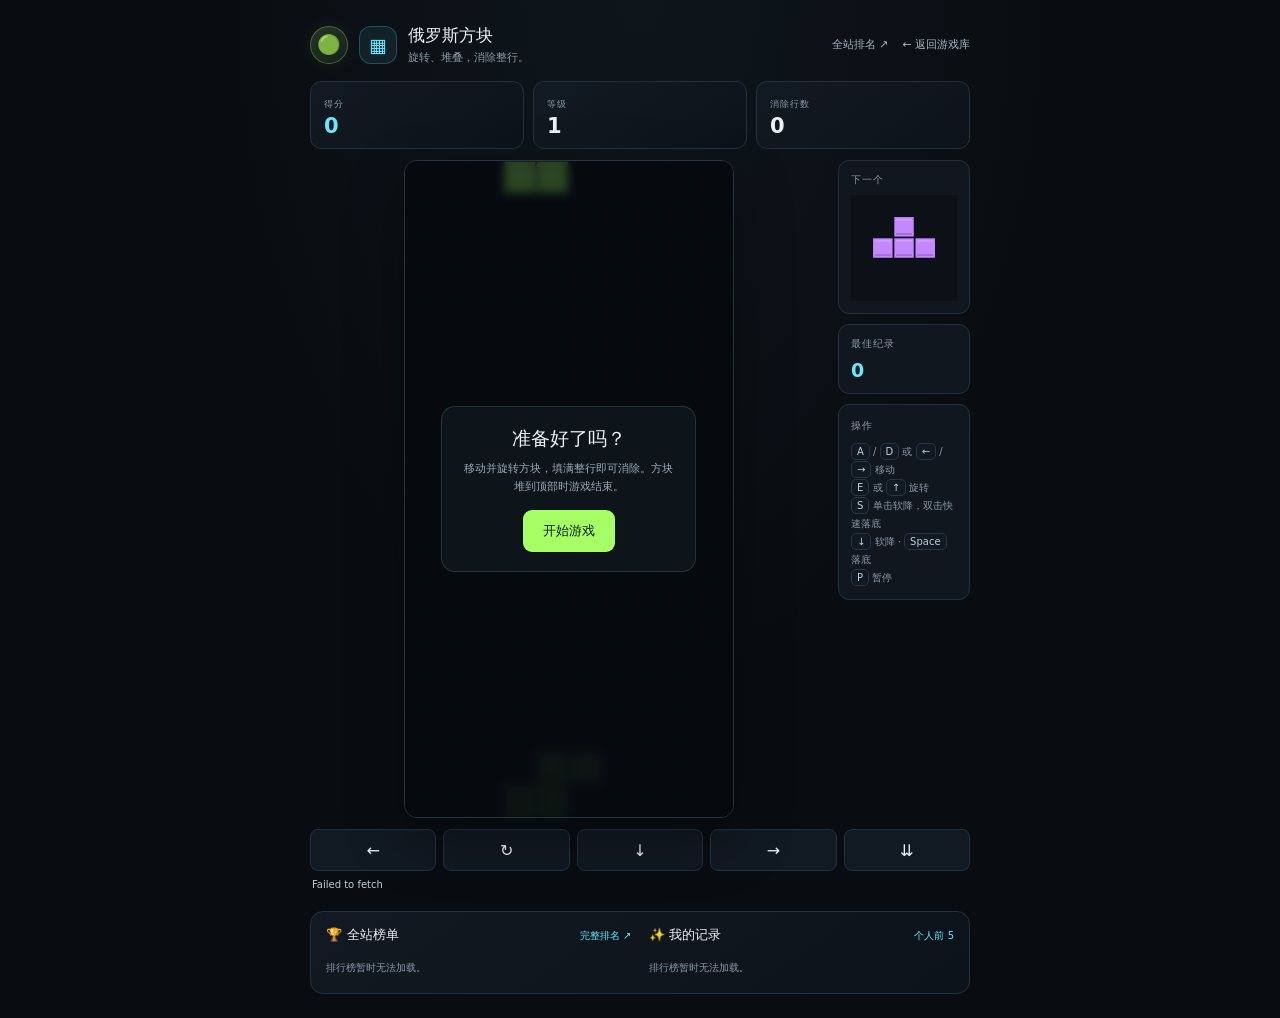
<file: tetris.html>
<!doctype html>
<html lang="zh-CN">
<head>
  <meta charset="utf-8">
  <meta name="viewport" content="width=device-width, initial-scale=1">
  <meta name="theme-color" content="#090d12">
  <meta name="description" content="旋转方块、填满整行，在经典俄罗斯方块中挑战最高分。">
  <title>俄罗斯方块 | 畅游</title>
  <link rel="stylesheet" href="account.css">
  <style>
    :root { color-scheme: dark; font-family: Inter, ui-sans-serif, system-ui, -apple-system, BlinkMacSystemFont, "Segoe UI", sans-serif; font-synthesis: none; text-rendering: optimizeLegibility; --page: #090d12; --panel: #10171e; --line: #24313d; --text: #eaf2f7; --muted: #8b9aa7; --lime: #a5ff65; --cyan: #65e9ff; }
    * { box-sizing: border-box; }
    body { min-width: 320px; min-height: 100vh; margin: 0; display: grid; place-items: center; padding: 24px 16px; background: radial-gradient(ellipse at 50% 0%, rgba(33, 57, 68, .2), transparent 48%), var(--page); color: var(--text); }
    button, a { font: inherit; }
    a { color: inherit; }
    .game { width: min(100%, 660px); }
    .topline { display: flex; align-items: center; justify-content: space-between; gap: 14px; margin-bottom: 16px; }
    .brand { display: flex; min-width: 0; align-items: center; gap: 11px; }
    .brand-mark { display: grid; width: 38px; height: 38px; flex: 0 0 auto; place-items: center; border: 1px solid rgba(101, 233, 255, .23); border-radius: 12px; background: rgba(101, 233, 255, .08); color: var(--cyan); font-size: 19px; font-weight: 800; }
    h1 { margin: 0; font-size: 17px; font-weight: 700; }
    .eyebrow { margin: 3px 0 0; color: var(--muted); font-size: 11px; }
    .top-links { display: flex; align-items: center; gap: 14px; }
    .top-links a { color: #a7b4be; font-size: 11px; text-decoration: none; white-space: nowrap; }
    .top-links a:hover { color: var(--cyan); }
    .scoreboard { display: grid; grid-template-columns: repeat(3, minmax(0, 1fr)); gap: 9px; margin-bottom: 11px; }
    .stat { min-width: 0; padding: 10px 13px; border: 1px solid var(--line); border-radius: 11px; background: linear-gradient(145deg, rgba(18, 26, 35, .92), rgba(13, 19, 26, .96)); }
    .stat-label { color: var(--muted); font-size: 9px; font-weight: 650; letter-spacing: .1em; }
    .stat-value { display: block; margin-top: 3px; color: var(--text); font-size: 21px; font-variant-numeric: tabular-nums; }
    .stat-value.current { color: var(--cyan); }
    .play-area { display: grid; grid-template-columns: minmax(0, 1fr) 132px; justify-content: center; gap: 11px; }
    .board-wrap { position: relative; width: min(100%, 330px); justify-self: center; overflow: hidden; border: 1px solid #283440; border-radius: 13px; background: #0b1117; box-shadow: 0 22px 60px rgba(0, 0, 0, .3); }
    #board { display: block; width: 100%; height: auto; aspect-ratio: 1 / 2; touch-action: none; }
    .side-panel { display: grid; align-content: start; gap: 10px; }
    .panel { padding: 12px; border: 1px solid var(--line); border-radius: 11px; background: var(--panel); }
    .panel h2 { margin: 0 0 8px; color: var(--muted); font-size: 10px; letter-spacing: .1em; }
    #preview { display: block; width: 100%; height: auto; aspect-ratio: 1; }
    .side-value { color: var(--cyan); font-size: 19px; font-weight: 700; font-variant-numeric: tabular-nums; }
    .controls-hint { color: var(--muted); font-size: 10px; line-height: 1.8; }
    kbd { padding: 2px 5px; border: 1px solid #293542; border-radius: 5px; background: #111922; color: #c1ccd5; font: inherit; }
    .mobile-controls { display: grid; grid-template-columns: repeat(5, 1fr); gap: 7px; margin-top: 11px; }
    .mobile-controls button { min-height: 42px; border: 1px solid var(--line); border-radius: 8px; background: #111922; color: var(--text); touch-action: none; }
    .mobile-controls button:active { border-color: var(--cyan); color: var(--cyan); }
    .overlay { position: absolute; inset: 0; display: grid; place-items: center; padding: 16px; background: rgba(5, 9, 13, .75); -webkit-backdrop-filter: blur(5px); backdrop-filter: blur(5px); text-align: center; }
    .overlay[hidden] { display: none; }
    .overlay-card { width: min(100%, 255px); padding: 19px 17px; border: 1px solid rgba(134, 160, 177, .22); border-radius: 14px; background: rgba(14, 21, 28, .96); }
    .overlay h2 { margin: 0; font-size: 19px; }
    .overlay p { margin: 8px 0 14px; color: #9baab6; font-size: 11px; line-height: 1.6; }
    .primary-button { min-height: 42px; padding: 0 20px; border: 0; border-radius: 9px; background: var(--lime); color: #10170e; cursor: pointer; font-size: 13px; font-weight: 750; }
    .overlay-actions { display: flex; justify-content: center; gap: 8px; flex-wrap: wrap; }
    .exit-button { display: inline-grid; min-height: 42px; padding: 0 20px; place-items: center; border: 1px solid var(--line); border-radius: 9px; color: #c1ccd5; text-decoration: none; }
    .exit-button[hidden] { display: none; }
    .status { min-height: 17px; margin: 8px 2px; color: #c0cbd4; font-size: 10px; }
    .leaderboard { margin-top: 15px; padding: 14px 15px 9px; border: 1px solid var(--line); border-radius: 13px; background: linear-gradient(145deg, rgba(18, 26, 35, .92), rgba(13, 19, 26, .96)); }
    .leaderboard-columns { display: grid; grid-template-columns: repeat(2, minmax(0, 1fr)); gap: 17px; }
    .leaderboard-header { display: flex; align-items: baseline; justify-content: space-between; gap: 10px; margin-bottom: 8px; }
    .leaderboard h2 { margin: 0; font-size: 13px; }
    .leaderboard-link { color: var(--cyan); font-size: 10px; text-decoration: none; }
    .leaderboard-list { display: grid; gap: 2px; margin: 0; padding: 0; list-style: none; }
    .leaderboard-row { display: grid; grid-template-columns: 23px minmax(0, 1fr) auto; min-height: 32px; align-items: center; gap: 5px; border-top: 1px solid rgba(144, 166, 181, .08); color: #c3ced6; font-size: 10px; }
    .leaderboard-rank { color: var(--muted); }
    .leaderboard-row:first-child .leaderboard-rank, .leaderboard-row:first-child .leaderboard-score { color: var(--cyan); }
    .leaderboard-person { display: flex; min-width: 0; align-items: center; gap: 6px; }
    .leaderboard-avatar { display: grid; width: 22px; height: 22px; flex: 0 0 auto; overflow: hidden; place-items: center; border-radius: 50%; background: #202830; font-size: 11px; }
    .leaderboard-avatar img { width: 100%; height: 100%; object-fit: cover; }
    .leaderboard-name { overflow: hidden; text-overflow: ellipsis; white-space: nowrap; }
    .leaderboard-date { display: block; color: var(--muted); font-size: 8px; }
    .leaderboard-empty { padding: 9px 0; color: var(--muted); font-size: 10px; }
    @media (max-width: 560px) {
      body { padding: 16px 12px; }
      .play-area { grid-template-columns: minmax(0, 1fr) 92px; gap: 8px; }
      .panel { padding: 9px; }
      .board-wrap { width: min(100%, 300px); }
      .controls-hint { font-size: 9px; }
      .leaderboard-columns { grid-template-columns: 1fr; gap: 12px; }
    }
    @media (max-width: 380px) { .top-links { flex-direction: column-reverse; align-items: flex-end; gap: 5px; } .play-area { grid-template-columns: minmax(0, 1fr) 78px; } .stat { padding-inline: 9px; } }
    @media (prefers-reduced-motion: reduce) { *, *::before, *::after { scroll-behavior: auto !important; transition-duration: .01ms !important; } }
  </style>
</head>
<body>
  <main class="game" aria-label="俄罗斯方块游戏">
    <header class="topline">
      <div class="brand">
        <button class="account-trigger" type="button" aria-label="登录或注册">🟢</button>
        <div class="brand-mark" aria-hidden="true">▦</div>
        <div><h1>俄罗斯方块</h1><p class="eyebrow">旋转、堆叠，消除整行。</p></div>
      </div>
      <nav class="top-links" aria-label="游戏导航"><a href="leaderboard.html">全站排名 ↗</a><a href="index.html">← 返回游戏库</a></nav>
    </header>
    <section class="scoreboard" aria-label="游戏统计">
      <div class="stat"><span class="stat-label">得分</span><strong class="stat-value current" id="score">0</strong></div>
      <div class="stat"><span class="stat-label">等级</span><strong class="stat-value" id="level">1</strong></div>
      <div class="stat"><span class="stat-label">消除行数</span><strong class="stat-value" id="lines">0</strong></div>
    </section>
    <div class="play-area">
      <div class="board-wrap">
        <canvas id="board" width="300" height="600" aria-label="俄罗斯方块游戏棋盘，10 列 20 行"></canvas>
        <div class="overlay" id="overlay">
          <div class="overlay-card"><h2 id="overlayTitle">准备好了吗？</h2><p id="overlayMessage">移动并旋转方块，填满整行即可消除。方块堆到顶部时游戏结束。</p><div class="overlay-actions"><button class="primary-button" id="startButton" type="button">开始游戏</button><a class="exit-button" id="exitButton" href="index.html" hidden>退出</a></div></div>
        </div>
      </div>
      <aside class="side-panel" aria-label="方块预览和操作说明">
        <section class="panel"><h2>下一个</h2><canvas id="preview" width="120" height="120" aria-label="下一个方块预览"></canvas></section>
        <section class="panel"><h2>最佳纪录</h2><strong class="side-value" id="best">0</strong></section>
        <section class="panel controls-hint"><h2>操作</h2><kbd>A</kbd> / <kbd>D</kbd> 或 <kbd>←</kbd> / <kbd>→</kbd> 移动<br><kbd>E</kbd> 或 <kbd>↑</kbd> 旋转<br><kbd>S</kbd> 单击软降，双击快速落底<br><kbd>↓</kbd> 软降 · <kbd>Space</kbd> 落底<br><kbd>P</kbd> 暂停</section>
      </aside>
    </div>
    <div class="mobile-controls" aria-label="触屏操作">
      <button type="button" data-action="left" aria-label="向左移动">←</button><button type="button" data-action="rotate" aria-label="旋转">↻</button><button type="button" data-action="down" aria-label="加速下落">↓</button><button type="button" data-action="right" aria-label="向右移动">→</button><button type="button" data-action="drop" aria-label="直接落底">⇊</button>
    </div>
    <p class="status" id="status" aria-live="polite">准备开始</p>
    <section class="leaderboard" aria-label="俄罗斯方块排行榜">
      <div class="leaderboard-columns">
        <section aria-labelledby="globalTitle"><div class="leaderboard-header"><h2 id="globalTitle">🏆 全站榜单</h2><a class="leaderboard-link" href="leaderboard.html">完整排名 ↗</a></div><ol class="leaderboard-list" id="globalList" aria-live="polite"></ol></section>
        <section aria-labelledby="personalTitle"><div class="leaderboard-header"><h2 id="personalTitle">✨ 我的记录</h2><span class="leaderboard-link">个人前 5</span></div><ol class="leaderboard-list" id="personalList" aria-live="polite"></ol></section>
      </div>
    </section>
  </main>
  <script src="supabase-config.js"></script>
  <script src="site-account.js"></script>
  <script>
    (() => {
      const columns = 10;
      const rows = 20;
      const blockSize = 30;
      const canvas = document.getElementById("board");
      const ctx = canvas.getContext("2d");
      const preview = document.getElementById("preview");
      const previewContext = preview.getContext("2d");
      const scoreElement = document.getElementById("score");
      const levelElement = document.getElementById("level");
      const linesElement = document.getElementById("lines");
      const bestElement = document.getElementById("best");
      const statusElement = document.getElementById("status");
      const overlay = document.getElementById("overlay");
      const overlayTitle = document.getElementById("overlayTitle");
      const overlayMessage = document.getElementById("overlayMessage");
      const startButton = document.getElementById("startButton");
      const exitButton = document.getElementById("exitButton");
      const globalList = document.getElementById("globalList");
      const personalList = document.getElementById("personalList");
      const gameSlug = "classic-tetris";
      const colors = { I: "#65e9ff", J: "#6488ff", L: "#ffad62", O: "#ffe16b", S: "#a5ff65", T: "#c487ff", Z: "#ff6688" };
      const shapes = {
        I: [[0, 0, 0, 0], [1, 1, 1, 1], [0, 0, 0, 0], [0, 0, 0, 0]],
        J: [[1, 0, 0], [1, 1, 1], [0, 0, 0]],
        L: [[0, 0, 1], [1, 1, 1], [0, 0, 0]],
        O: [[1, 1], [1, 1]],
        S: [[0, 1, 1], [1, 1, 0], [0, 0, 0]],
        T: [[0, 1, 0], [1, 1, 1], [0, 0, 0]],
        Z: [[1, 1, 0], [0, 1, 1], [0, 0, 0]]
      };
      let grid;
      let bag = [];
      let active = null;
      let nextType = null;
      let score = 0;
      let lines = 0;
      let level = 1;
      let best = readBest();
      let state = "ready";
      let lastFrame = 0;
      let dropElapsed = 0;
      let audioContext = null;
      let lastSTap = 0;

      bestElement.textContent = format(best)[0];
      resetGame();
      renderBoard();
      refreshLeaderboards();
      window.gameSite.onAuthChanged(() => refreshLeaderboards());
      requestAnimationFrame(frame);

      function format(...values) { return values.map((value) => Number(value).toLocaleString("en-US")); }
      function readBest() { try { return Number(localStorage.getItem("classic-tetris-best")) || 0; } catch (error) { return 0; } }
      function saveBest() { try { localStorage.setItem("classic-tetris-best", String(best)); } catch (error) { statusElement.textContent = "本机无法保存最佳分数。"; } }
      function makeGrid() { return Array.from({ length: rows }, () => Array(columns).fill(null)); }

      function refillBag() {
        bag = Object.keys(shapes);
        for (let index = bag.length - 1; index > 0; index -= 1) {
          const swapIndex = Math.floor(Math.random() * (index + 1));
          [bag[index], bag[swapIndex]] = [bag[swapIndex], bag[index]];
        }
      }

      function takePiece() {
        if (!bag.length) refillBag();
        const type = bag.pop();
        return { type, matrix: shapes[type].map((row) => row.slice()), x: Math.floor((columns - shapes[type][0].length) / 2), y: -1 };
      }

      function resetGame() {
        grid = makeGrid();
        bag = [];
        active = takePiece();
        nextType = takePiece().type;
        score = 0;
        lines = 0;
        level = 1;
        dropElapsed = 0;
        updateStats();
        drawPreview();
      }

      function collides(piece, dx = 0, dy = 0, matrix = piece.matrix) {
        return matrix.some((row, y) => row.some((value, x) => {
          if (!value) return false;
          const boardX = piece.x + x + dx;
          const boardY = piece.y + y + dy;
          return boardX < 0 || boardX >= columns || boardY >= rows || boardY >= 0 && grid[boardY][boardX];
        }));
      }

      function rotateMatrix(matrix) {
        return matrix[0].map((_, index) => matrix.map((row) => row[index]).reverse());
      }

      function rotate() {
        if (state !== "running" || active.type === "O") return;
        const rotated = rotateMatrix(active.matrix);
        for (const offset of [0, -1, 1, -2, 2]) {
          if (!collides(active, offset, 0, rotated)) {
            active.x += offset;
            active.matrix = rotated;
            playTone(440, .045);
            renderBoard();
            return;
          }
        }
      }

      function movePiece(dx) {
        if (state !== "running" || collides(active, dx)) return false;
        active.x += dx;
        renderBoard();
        return true;
      }

      function lockPiece() {
        if (active.matrix.some((row, y) => row.some((value, x) => value && active.y + y < 0))) {
          finishGame();
          return;
        }
        active.matrix.forEach((row, y) => row.forEach((value, x) => {
          if (value && active.y + y >= 0) grid[active.y + y][active.x + x] = active.type;
        }));
        const fullRows = grid.reduce((total, row, index) => row.every(Boolean) ? total.concat(index) : total, []);
        if (fullRows.length) {
          const clearLevel = level;
          grid = grid.filter((_, index) => !fullRows.includes(index));
          while (grid.length < rows) grid.unshift(Array(columns).fill(null));
          const points = [0, 100, 300, 500, 800][fullRows.length] || fullRows.length * 200;
          lines += fullRows.length;
          level = Math.floor(lines / 10) + 1;
          score += points * clearLevel;
          playClearSound(fullRows.length);
          statusElement.textContent = `消除 ${fullRows.length} 行，获得 ${points.toLocaleString("en-US")} 分！`;
        } else {
          playTone(150, .035);
        }
        if (score > best) {
          best = score;
          saveBest();
        }
        updateStats();
        active = { type: nextType, matrix: shapes[nextType].map((row) => row.slice()), x: Math.floor((columns - shapes[nextType][0].length) / 2), y: -1 };
        nextType = takePiece().type;
        drawPreview();
        if (collides(active)) {
          finishGame();
          return;
        }
        renderBoard();
      }

      function softDrop() {
        if (state !== "running") return;
        if (collides(active, 0, 1)) lockPiece();
        else { active.y += 1; score += 1; updateStats(); renderBoard(); }
        dropElapsed = 0;
      }

      function hardDrop() {
        if (state !== "running") return;
        let distance = 0;
        while (!collides(active, 0, 1)) { active.y += 1; distance += 1; }
        score += distance * 2;
        updateStats();
        playTone(110, .08);
        lockPiece();
      }

      function updateStats() {
        scoreElement.textContent = format(score)[0];
        linesElement.textContent = String(lines);
        levelElement.textContent = String(level);
        bestElement.textContent = format(best)[0];
      }

      function drawCell(context, x, y, size, color, alpha = 1) {
        context.globalAlpha = alpha;
        context.fillStyle = color;
        context.fillRect(x + 1, y + 1, size - 2, size - 2);
        context.fillStyle = "rgba(255,255,255,.17)";
        context.fillRect(x + 3, y + 3, size - 6, 2);
        context.fillStyle = "rgba(0,0,0,.17)";
        context.fillRect(x + 3, y + size - 5, size - 6, 2);
        context.globalAlpha = 1;
      }

      function drawPiece(context, piece, size, offsetX = 0, offsetY = 0, alpha = 1) {
        piece.matrix.forEach((row, y) => row.forEach((value, x) => {
          if (value) drawCell(context, offsetX + (piece.x + x) * size, offsetY + (piece.y + y) * size, size, colors[piece.type], alpha);
        }));
      }

      function renderBoard() {
        ctx.fillStyle = "#0b1117";
        ctx.fillRect(0, 0, canvas.width, canvas.height);
        ctx.strokeStyle = "rgba(144,166,181,.08)";
        ctx.lineWidth = 1;
        for (let x = 0; x <= columns; x += 1) { ctx.beginPath(); ctx.moveTo(x * blockSize + .5, 0); ctx.lineTo(x * blockSize + .5, canvas.height); ctx.stroke(); }
        for (let y = 0; y <= rows; y += 1) { ctx.beginPath(); ctx.moveTo(0, y * blockSize + .5); ctx.lineTo(canvas.width, y * blockSize + .5); ctx.stroke(); }
        grid.forEach((row, y) => row.forEach((type, x) => { if (type) drawCell(ctx, x * blockSize, y * blockSize, blockSize, colors[type]); }));
        if (active) {
          const ghost = { ...active };
          while (!collides(ghost, 0, 1)) ghost.y += 1;
          drawPiece(ctx, ghost, blockSize, 0, 0, .18);
          drawPiece(ctx, active, blockSize);
        }
      }

      function drawPreview() {
        const size = 24;
        previewContext.fillStyle = "#0b1117";
        previewContext.fillRect(0, 0, preview.width, preview.height);
        const matrix = shapes[nextType];
        if (!matrix) return;
        const width = matrix[0].length * size;
        const height = matrix.length * size;
        const offsetX = (preview.width - width) / 2;
        const offsetY = (preview.height - height) / 2;
        matrix.forEach((row, y) => row.forEach((value, x) => { if (value) drawCell(previewContext, offsetX + x * size, offsetY + y * size, size, colors[nextType]); }));
      }

      function frame(timestamp) {
        const delta = lastFrame ? Math.min(timestamp - lastFrame, 100) : 0;
        lastFrame = timestamp;
        if (state === "running") {
          dropElapsed += delta;
          const interval = Math.max(75, 850 * Math.pow(.82, level - 1));
          while (dropElapsed >= interval && state === "running") {
            dropElapsed -= interval;
            if (collides(active, 0, 1)) lockPiece();
            else active.y += 1;
          }
          renderBoard();
        }
        requestAnimationFrame(frame);
      }

      function startGame() {
        if (state === "running") return;
        if (state === "ready" || state === "over") resetGame();
        exitButton.hidden = true;
        state = "running";
        overlay.hidden = true;
        statusElement.textContent = "游戏进行中";
        lastFrame = 0;
        getAudio();
      }

      function pauseGame() {
        if (state !== "running") return;
        state = "paused";
        overlayTitle.textContent = "游戏已暂停";
        exitButton.hidden = true;
        overlayMessage.textContent = "准备好后继续挑战。";
        startButton.textContent = "继续游戏";
        overlay.hidden = false;
        statusElement.textContent = "已暂停";
      }

      function finishGame() {
        state = "over";
        playTone(190, .22, "triangle");
        overlayTitle.textContent = "游戏结束";
        exitButton.hidden = false;
        overlayMessage.textContent = `本局得分：${format(score)[0]}，再来一局挑战更高纪录吧。`;
        startButton.textContent = "再玩一局";
        overlay.hidden = false;
        statusElement.textContent = "方块堆到顶部，游戏结束";
        submitScore();
      }

      startButton.addEventListener("click", startGame);
      exitButton.addEventListener("click", (event) => { if (window.history.length > 1) { event.preventDefault(); window.history.back(); } });
      document.addEventListener("keydown", (event) => {
        const controls = ["ArrowLeft", "ArrowRight", "ArrowDown", "ArrowUp", "Space", "KeyA", "KeyD", "KeyS", "KeyE", "KeyP", "Escape"];
        if (!controls.includes(event.code) || event.target.closest("button, a")) return;
        event.preventDefault();
        if (event.code === "KeyS" && event.repeat) return;
        if (event.code === "KeyP" || event.code === "Escape") { if (state === "running") pauseGame(); else if (state === "paused") startGame(); return; }
        if (state !== "running") { if (state === "ready" || state === "paused") startGame(); else return; }
        if (event.code === "ArrowLeft" || event.code === "KeyA") movePiece(-1);
        if (event.code === "ArrowRight" || event.code === "KeyD") movePiece(1);
        if (event.code === "ArrowUp" || event.code === "KeyE") rotate();
        if (event.code === "ArrowDown") softDrop();
        if (event.code === "KeyS") {
          const now = performance.now();
          if (lastSTap && now - lastSTap <= 300) { lastSTap = 0; hardDrop(); }
          else { lastSTap = now; softDrop(); }
        }
        if (event.code === "Space") hardDrop();
      });

      document.querySelectorAll(".mobile-controls button").forEach((button) => {
        let repeatTimer = null;
        const act = () => {
          if (state === "ready") startGame();
          if (button.dataset.action === "left") movePiece(-1);
          if (button.dataset.action === "right") movePiece(1);
          if (button.dataset.action === "rotate") rotate();
          if (button.dataset.action === "down") softDrop();
          if (button.dataset.action === "drop") hardDrop();
        };
        button.addEventListener("pointerdown", (event) => {
          event.preventDefault();
          act();
          if (button.dataset.action === "left" || button.dataset.action === "right" || button.dataset.action === "down") {
            repeatTimer = setInterval(act, 105);
          }
        });
        ["pointerup", "pointercancel", "pointerleave"].forEach((name) => button.addEventListener(name, () => { clearInterval(repeatTimer); repeatTimer = null; }));
      });

      function getAudio() {
        if (audioContext) return audioContext;
        const AudioContextClass = window.AudioContext || window.webkitAudioContext;
        if (!AudioContextClass) return null;
        try { audioContext = new AudioContextClass(); return audioContext; } catch (error) { console.warn("Unable to initialize Tetris audio.", error); return null; }
      }

      function playTone(frequency, duration, type = "square") {
        const audio = getAudio();
        if (!audio) return;
        if (audio.state === "suspended") audio.resume().catch((error) => console.warn("Unable to resume Tetris audio.", error));
        const now = audio.currentTime;
        const oscillator = audio.createOscillator();
        const gain = audio.createGain();
        oscillator.type = type;
        oscillator.frequency.setValueAtTime(frequency, now);
        oscillator.frequency.exponentialRampToValueAtTime(Math.max(60, frequency * .7), now + duration);
        gain.gain.setValueAtTime(.035, now);
        gain.gain.exponentialRampToValueAtTime(.001, now + duration);
        oscillator.connect(gain);
        gain.connect(audio.destination);
        oscillator.start(now);
        oscillator.stop(now + duration);
      }

      function playClearSound(count) {
        for (let index = 0; index < Math.min(count, 4); index += 1) {
          setTimeout(() => playTone(520 + index * 100, .12, "triangle"), index * 55);
        }
      }

      async function refreshLeaderboards() {
        if (!window.gameSite.isConfigured) { renderLeaderboard(globalList, [], "排行榜服务尚未配置。"); renderLeaderboard(personalList, [], "排行榜服务尚未配置。"); return; }
        try {
          renderLeaderboard(globalList, await window.gameSite.getScores(gameSlug, "global", 10), "还没有上榜成绩，完成一局来挑战吧。");
          if (window.gameSite.user) renderLeaderboard(personalList, await window.gameSite.getScores(gameSlug, "personal", 5), "完成一局后，你的成绩会显示在这里。");
          else renderLeaderboard(personalList, [], "登录后查看个人前五成绩。");
        } catch (error) { renderLeaderboard(globalList, [], "排行榜暂时无法加载。"); renderLeaderboard(personalList, [], "排行榜暂时无法加载。"); statusElement.textContent = error.message; }
      }

      async function submitScore() {
        if (score <= 0) { await refreshLeaderboards(); return; }
        try { await window.gameSite.submitScore(gameSlug, score); await refreshLeaderboards(); }
        catch (error) { statusElement.textContent = error.message.includes("登录后") ? "登录后可提交成绩。" : "成绩提交失败。"; console.error("Unable to submit Tetris score.", error); }
      }

      function renderLeaderboard(list, entries, emptyMessage) {
        list.replaceChildren();
        if (!entries.length) { const item = document.createElement("li"); item.className = "leaderboard-empty"; item.textContent = emptyMessage; list.append(item); return; }
        entries.forEach((entry, index) => {
          const row = document.createElement("li"); row.className = "leaderboard-row";
          const rank = document.createElement("span"); rank.className = "leaderboard-rank"; rank.textContent = String(index + 1).padStart(2, "0");
          const person = document.createElement("span"); person.className = "leaderboard-person";
          const avatar = document.createElement("span"); avatar.className = "leaderboard-avatar"; avatar.textContent = entry.profiles && entry.profiles.avatar || "🟢";
          try { const imageUrl = new URL(avatar.textContent); const config = new URL(window.GAME_SITE_SUPABASE.url); if (imageUrl.origin === config.origin && imageUrl.pathname.startsWith("/storage/v1/object/public/profile-avatars/")) { const image = document.createElement("img"); image.src = imageUrl.href; image.alt = ""; avatar.replaceChildren(image); } } catch (error) { /* Emoji avatars are not URLs. */ }
          const identity = document.createElement("span"); identity.className = "leaderboard-name"; identity.textContent = entry.profiles && entry.profiles.nickname || "玩家";
          const date = document.createElement("time"); date.className = "leaderboard-date"; date.dateTime = entry.created_at; date.textContent = new Date(entry.created_at).toLocaleDateString("zh-CN");
          identity.append(date); person.append(avatar, identity);
          const points = document.createElement("strong"); points.className = "leaderboard-score"; points.textContent = format(entry.score)[0];
          row.append(rank, person, points); list.append(row);
        });
      }
    })();
  </script>
</body>
</html>
</file>
<file: account.css>
.account-trigger {
  display: grid;
  width: 38px;
  height: 38px;
  flex: 0 0 auto;
  place-items: center;
  overflow: hidden;
  padding: 0;
  border: 1px solid rgba(198, 250, 114, .28);
  border-radius: 50%;
  background: linear-gradient(145deg, #253525, #142019);
  color: #d4ff9c;
  cursor: pointer;
  font: inherit;
  font-size: 19px;
  box-shadow: 0 0 20px rgba(198, 250, 114, .07);
  transition: border-color .18s ease, transform .18s ease;
}

.account-trigger:hover {
  transform: translateY(-1px);
  border-color: rgba(198, 250, 114, .65);
}

.account-trigger:focus-visible,
.account-dialog button:focus-visible,
.account-dialog input:focus-visible {
  outline: 2px solid #c6fa72;
  outline-offset: 3px;
}

.account-backdrop {
  position: fixed;
  z-index: 20;
  inset: 0;
  display: grid;
  overflow-y: auto;
  place-items: center;
  padding: 20px;
  background: rgba(3, 5, 7, .76);
  -webkit-backdrop-filter: blur(8px);
  backdrop-filter: blur(8px);
}

.account-backdrop[hidden] { display: none; }

.account-dialog {
  width: min(100%, 430px);
  padding: 25px;
  border: 1px solid rgba(226, 233, 242, .12);
  border-radius: 18px;
  background: linear-gradient(150deg, #171b21, #101318);
  box-shadow: 0 24px 80px rgba(0, 0, 0, .55);
}

.account-dialog-head {
  display: flex;
  align-items: flex-start;
  justify-content: space-between;
  gap: 14px;
  margin-bottom: 21px;
}

.account-dialog h2 {
  margin: 0;
  color: #f4f5f7;
  font-size: 21px;
  letter-spacing: -.04em;
}

.account-dialog-subtitle {
  margin: 6px 0 0;
  color: #9299a5;
  font-size: 12px;
  line-height: 1.6;
}

.account-close {
  width: 32px;
  height: 32px;
  border: 1px solid rgba(226, 233, 242, .1);
  border-radius: 9px;
  background: rgba(255, 255, 255, .035);
  color: #b9c0c9;
  cursor: pointer;
  font: inherit;
}

.account-form { display: grid; gap: 13px; }

.account-field {
  display: grid;
  gap: 7px;
  color: #c0c6cf;
  font-size: 12px;
}

.account-field input {
  width: 100%;
  min-height: 42px;
  padding: 0 12px;
  border: 1px solid rgba(226, 233, 242, .12);
  border-radius: 9px;
  background: #0d1014;
  color: #f4f5f7;
  font: inherit;
}

.account-avatar-choices {
  display: flex;
  flex-wrap: wrap;
  gap: 9px;
}

.account-avatar-choice {
  display: grid;
  width: 39px;
  height: 39px;
  place-items: center;
  border: 1px solid rgba(226, 233, 242, .12);
  border-radius: 50%;
  background: rgba(255, 255, 255, .04);
  cursor: pointer;
  font: inherit;
  font-size: 19px;
}

.account-avatar-choice[aria-pressed="true"] {
  border-color: #c6fa72;
  background: rgba(198, 250, 114, .12);
  box-shadow: 0 0 14px rgba(198, 250, 114, .12);
}

.account-submit {
  min-height: 42px;
  margin-top: 4px;
  border: 0;
  border-radius: 9px;
  background: #c6fa72;
  color: #151a0d;
  cursor: pointer;
  font: inherit;
  font-size: 13px;
  font-weight: 750;
}

.account-submit:disabled { cursor: wait; opacity: .65; }

.account-switch {
  display: block;
  margin: 16px auto 0;
  padding: 4px;
  border: 0;
  background: transparent;
  color: #c6fa72;
  cursor: pointer;
  font: inherit;
  font-size: 12px;
}

.account-message {
  min-height: 18px;
  margin: 13px 0 0;
  color: #a9b0ba;
  font-size: 12px;
  line-height: 1.6;
}

.account-message[data-error="true"] { color: #ff8b9f; }

.account-current {
  display: flex;
  align-items: center;
  gap: 12px;
  margin-bottom: 18px;
  padding: 13px;
  border: 1px solid rgba(226, 233, 242, .08);
  border-radius: 11px;
  background: rgba(255, 255, 255, .025);
}

.account-current-avatar {
  display: grid;
  width: 42px;
  height: 42px;
  flex: 0 0 auto;
  place-items: center;
  border-radius: 50%;
  background: rgba(198, 250, 114, .1);
  font-size: 21px;
}

.account-avatar-image {
  display: block;
  width: 100%;
  height: 100%;
  border-radius: inherit;
  object-fit: cover;
}

.account-photo-row {
  display: flex;
  min-width: 0;
  align-items: center;
  flex-wrap: wrap;
  gap: 10px;
}

.account-upload-button {
  position: relative;
  display: inline-grid;
  min-height: 36px;
  place-items: center;
  overflow: hidden;
  padding: 0 12px;
  border: 1px solid rgba(198, 250, 114, .25);
  border-radius: 9px;
  background: rgba(198, 250, 114, .07);
  color: #d4f6a5;
  cursor: pointer;
  font-size: 11px;
  font-weight: 650;
}

.account-upload-button input {
  position: absolute;
  width: 1px;
  height: 1px;
  opacity: 0;
}

.account-upload-hint {
  color: #858d98;
  font-size: 10px;
}

.account-current-name {
  overflow: hidden;
  color: #f4f5f7;
  font-size: 14px;
  font-weight: 700;
  text-overflow: ellipsis;
  white-space: nowrap;
}

.account-current-email {
  overflow: hidden;
  margin-top: 4px;
  color: #9299a5;
  font-size: 11px;
  text-overflow: ellipsis;
  white-space: nowrap;
}

.account-signout {
  min-height: 38px;
  padding: 0 12px;
  border: 1px solid rgba(226, 233, 242, .12);
  border-radius: 9px;
  background: transparent;
  color: #b8bec7;
  cursor: pointer;
  font: inherit;
  font-size: 12px;
}

@media (max-width: 520px) {
  .account-dialog { padding: 21px; }
}
</file>
<file: leaderboard.css>
:root {
  color-scheme: dark;
  font-family: Inter, ui-sans-serif, system-ui, -apple-system, BlinkMacSystemFont, "Segoe UI", sans-serif;
  font-synthesis: none;
  text-rendering: optimizeLegibility;
  --page: #0b0d10;
  --panel: #111419;
  --raised: #171b21;
  --line: rgba(226, 233, 242, .09);
  --text: #f4f5f7;
  --muted: #9299a5;
  --accent: #c6fa72;
  --cyan: #65e9ff;
}

* { box-sizing: border-box; }

body {
  min-width: 320px;
  min-height: 100vh;
  margin: 0;
  background: radial-gradient(ellipse at 50% -15%, rgba(161, 196, 108, .1), transparent 42rem), var(--page);
  color: var(--text);
  -webkit-font-smoothing: antialiased;
}

a { color: inherit; }

.rank-shell { width: min(1100px, calc(100% - 48px)); margin-inline: auto; }

.rank-header { height: 72px; border-bottom: 1px solid rgba(226, 233, 242, .06); }

.rank-nav { display: flex; height: 100%; align-items: center; justify-content: space-between; }

.rank-brand {
  display: inline-flex;
  align-items: center;
  gap: 10px;
  font-size: 14px;
  font-weight: 720;
  text-decoration: none;
}

.rank-brand-mark {
  display: grid;
  width: 32px;
  height: 32px;
  place-items: center;
  border: 1px solid rgba(198, 250, 114, .24);
  border-radius: 10px;
  background: rgba(198, 250, 114, .08);
  color: var(--accent);
  font-weight: 800;
}

.rank-nav-actions { display: flex; align-items: center; gap: 18px; }

.rank-home {
  color: #a9b0ba;
  font-size: 12px;
  text-decoration: none;
}

.rank-home:hover { color: var(--accent); }

.rank-hero { padding: 50px 0 28px; }

.rank-kicker {
  margin: 0 0 12px;
  color: var(--accent);
  font-size: 10px;
  font-weight: 750;
  letter-spacing: .18em;
}

.rank-title-row { display: flex; align-items: end; justify-content: space-between; gap: 20px; }

.rank-title {
  margin: 0;
  font-size: clamp(34px, 5vw, 52px);
  font-weight: 760;
  letter-spacing: -.07em;
}

.rank-title span { color: var(--accent); }

.rank-description {
  max-width: 430px;
  margin: 11px 0 0;
  color: var(--muted);
  font-size: 13px;
  line-height: 1.7;
}

.rank-season {
  flex: 0 0 auto;
  padding: 8px 11px;
  border: 1px solid var(--line);
  border-radius: 999px;
  color: #bbc2cb;
  font-size: 10px;
}

.rank-layout {
  display: grid;
  grid-template-columns: minmax(0, 1.65fr) minmax(270px, .85fr);
  align-items: start;
  gap: 16px;
  padding-bottom: 56px;
}

.rank-panel {
  min-width: 0;
  overflow: hidden;
  border: 1px solid var(--line);
  border-radius: 16px;
  background: linear-gradient(150deg, rgba(20, 24, 30, .98), rgba(14, 17, 22, .98));
  box-shadow: 0 18px 46px rgba(0, 0, 0, .16);
}

.rank-panel-head { padding: 19px 20px 0; }

.rank-panel-title-line { display: flex; align-items: baseline; justify-content: space-between; gap: 10px; }

.rank-panel h2 { margin: 0; font-size: 16px; font-weight: 700; letter-spacing: -.03em; }

.rank-panel-caption { color: var(--muted); font-size: 10px; }

.rank-game-tabs {
  display: flex;
  flex-wrap: wrap;
  gap: 7px;
  margin-top: 17px;
  padding-bottom: 15px;
  border-bottom: 1px solid rgba(226, 233, 242, .07);
}

.rank-game-tab {
  min-height: 34px;
  padding: 0 12px;
  border: 1px solid transparent;
  border-radius: 8px;
  background: transparent;
  color: #939ba6;
  cursor: pointer;
  font: inherit;
  font-size: 11px;
  transition: background .16s ease, color .16s ease, border-color .16s ease;
}

.rank-game-tab:hover { color: var(--text); }

.rank-game-tab[aria-pressed="true"] {
  border-color: rgba(198, 250, 114, .2);
  background: rgba(198, 250, 114, .09);
  color: var(--accent);
}

.rank-list { display: grid; margin: 0; padding: 0 20px 15px; list-style: none; }

.rank-row {
  display: grid;
  grid-template-columns: 38px minmax(0, 1fr) auto;
  min-height: 59px;
  align-items: center;
  gap: 10px;
  border-bottom: 1px solid rgba(226, 233, 242, .055);
}

.rank-row:last-child { border-bottom: 0; }

.rank-place {
  display: grid;
  width: 27px;
  height: 27px;
  place-items: center;
  border-radius: 8px;
  color: #7f8792;
  font-size: 11px;
  font-variant-numeric: tabular-nums;
  font-weight: 700;
}

.rank-row:nth-child(1) .rank-place { background: rgba(255, 204, 104, .13); color: #ffd681; }
.rank-row:nth-child(2) .rank-place { background: rgba(191, 207, 225, .1); color: #c4d1e0; }
.rank-row:nth-child(3) .rank-place { background: rgba(216, 143, 102, .11); color: #e7a783; }

.rank-player { display: flex; min-width: 0; align-items: center; gap: 10px; }

.rank-avatar {
  display: grid;
  width: 34px;
  height: 34px;
  flex: 0 0 auto;
  overflow: hidden;
  place-items: center;
  border: 1px solid rgba(226, 233, 242, .09);
  border-radius: 50%;
  background: #20252c;
  font-size: 16px;
}

.rank-avatar-image { width: 100%; height: 100%; border-radius: inherit; object-fit: cover; }

.rank-player-info { min-width: 0; }

.rank-nickname {
  overflow: hidden;
  color: #e4e8ed;
  font-size: 12px;
  font-weight: 620;
  text-overflow: ellipsis;
  white-space: nowrap;
}

.rank-date { margin-top: 3px; color: #7f8792; font-size: 9px; }

.rank-score {
  color: var(--accent);
  font-size: 13px;
  font-variant-numeric: tabular-nums;
  font-weight: 750;
}

.rank-score-details { display: grid; justify-items: end; gap: 3px; }
.rank-duration { color: #65e9ff; font-size: 9px; font-variant-numeric: tabular-nums; }

.rank-empty {
  padding: 31px 12px;
  color: var(--muted);
  font-size: 12px;
  line-height: 1.7;
  text-align: center;
}

.rank-personal .rank-panel-head { padding-bottom: 15px; border-bottom: 1px solid rgba(226, 233, 242, .07); }

.rank-personal .rank-list { padding-top: 3px; }

.rank-locked {
  display: grid;
  justify-items: center;
  padding: 30px 24px 32px;
  text-align: center;
}

.rank-lock-icon {
  display: grid;
  width: 43px;
  height: 43px;
  margin-bottom: 13px;
  place-items: center;
  border: 1px solid rgba(198, 250, 114, .16);
  border-radius: 14px;
  background: rgba(198, 250, 114, .06);
  color: var(--accent);
  font-size: 18px;
}

.rank-locked strong { font-size: 13px; }

.rank-locked p {
  max-width: 240px;
  margin: 7px 0 17px;
  color: var(--muted);
  font-size: 11px;
  line-height: 1.7;
}

.rank-login {
  min-height: 36px;
  padding: 0 14px;
  border: 0;
  border-radius: 8px;
  background: var(--accent);
  color: #151a0d;
  cursor: pointer;
  font: inherit;
  font-size: 11px;
  font-weight: 750;
}

.rank-note { padding: 0 20px 17px; color: #767e89; font-size: 10px; line-height: 1.6; }

.rank-footer {
  min-height: 65px;
  border-top: 1px solid rgba(226, 233, 242, .06);
  color: #777f89;
  font-size: 10px;
}

.rank-footer-inner { display: flex; min-height: inherit; align-items: center; justify-content: space-between; gap: 12px; }

.rank-footer a { color: #a5adb7; text-decoration: none; }
.rank-footer a:hover { color: var(--accent); }

.rank-game-tab:focus-visible,
.rank-login:focus-visible,
.rank-home:focus-visible {
  outline: 2px solid var(--cyan);
  outline-offset: 3px;
}

@media (max-width: 760px) {
  .rank-layout { grid-template-columns: 1fr; }
  .rank-personal .rank-locked { padding-block: 24px; }
}

@media (max-width: 520px) {
  .rank-shell { width: calc(100% - 30px); }
  .rank-header { height: 64px; }
  .rank-nav-actions { gap: 12px; }
  .rank-hero { padding: 40px 0 22px; }
  .rank-title-row { align-items: flex-start; flex-direction: column; gap: 12px; }
  .rank-title { font-size: 39px; }
  .rank-description { font-size: 12px; }
  .rank-panel-head { padding-inline: 15px; }
  .rank-list { padding-right: 15px; padding-left: 15px; }
  .rank-row { grid-template-columns: 31px minmax(0, 1fr) auto; gap: 7px; }
  .rank-avatar { width: 31px; height: 31px; }
  .rank-note { padding-inline: 15px; }
  .rank-footer-inner { align-items: flex-start; flex-direction: column; justify-content: center; gap: 5px; padding-block: 12px; }
}

@media (prefers-reduced-motion: reduce) {
  *, *::before, *::after { scroll-behavior: auto !important; transition-duration: .01ms !important; }
}
</file>
